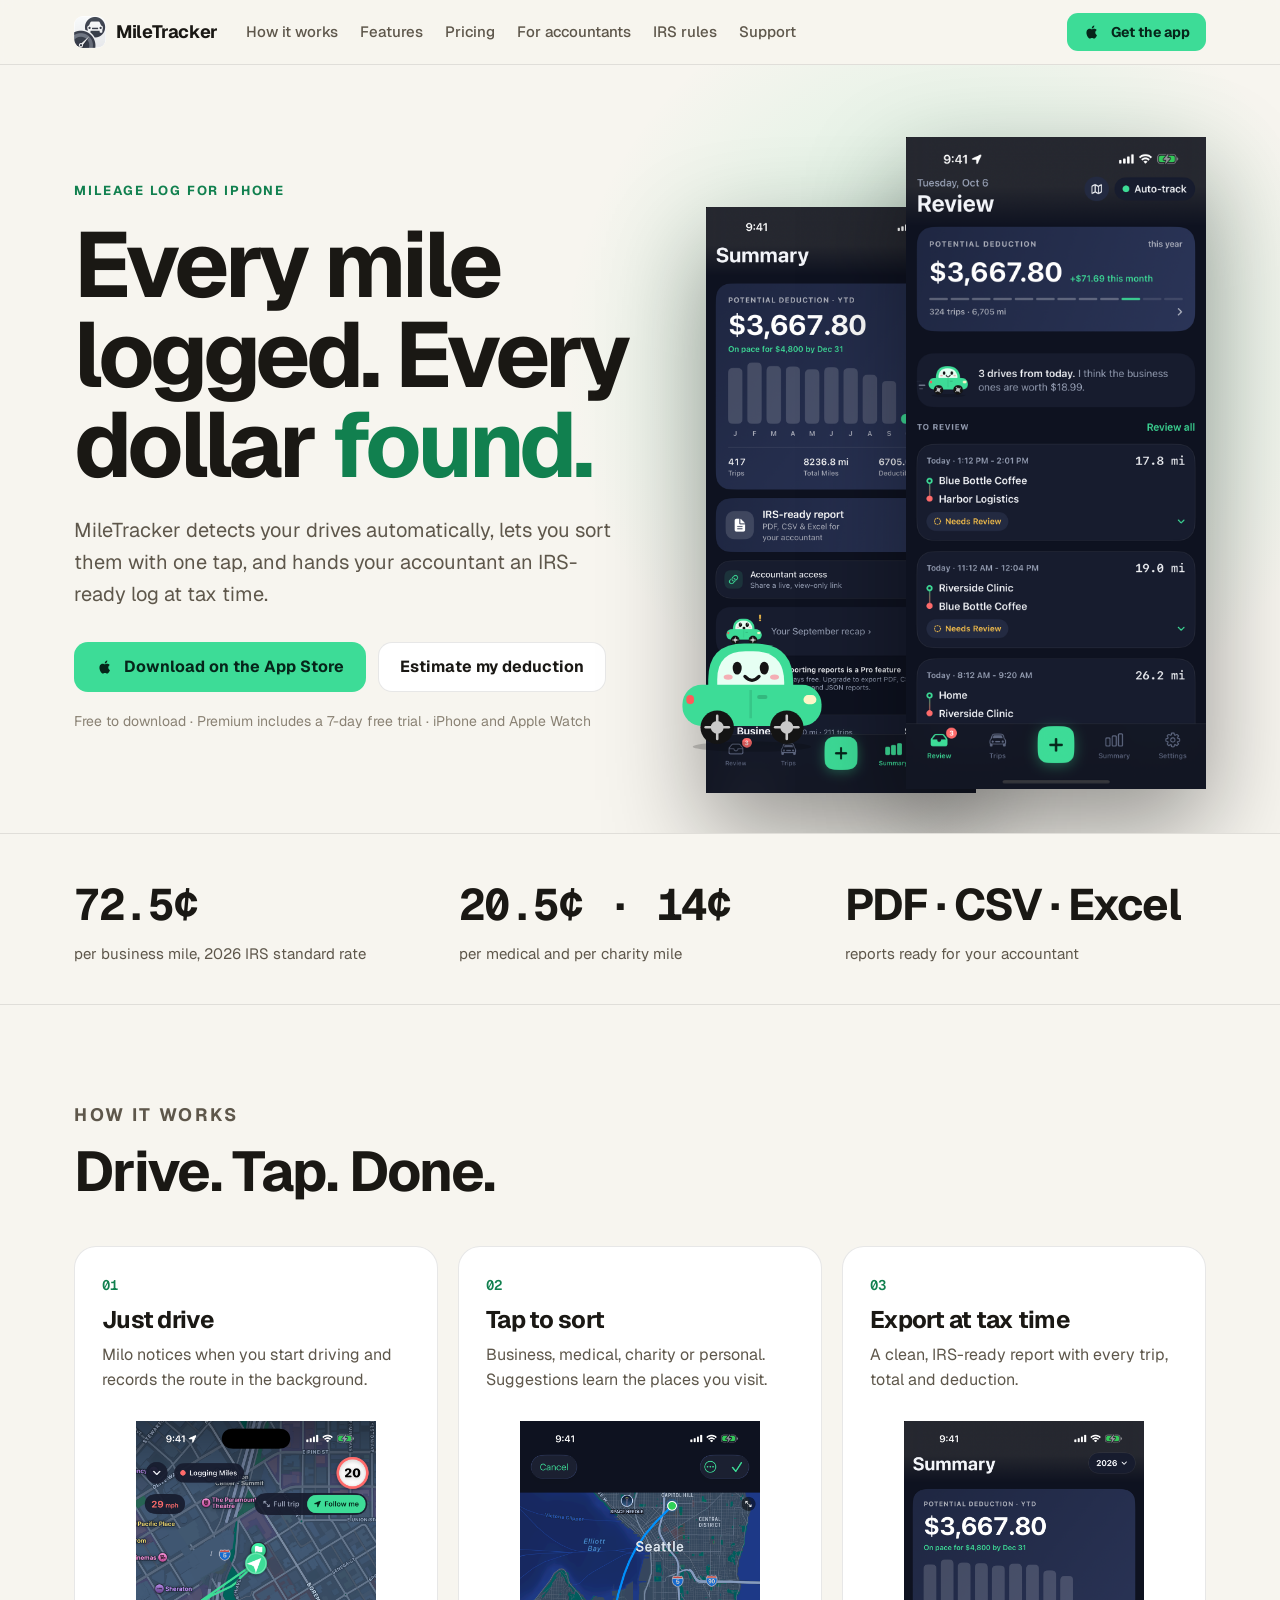
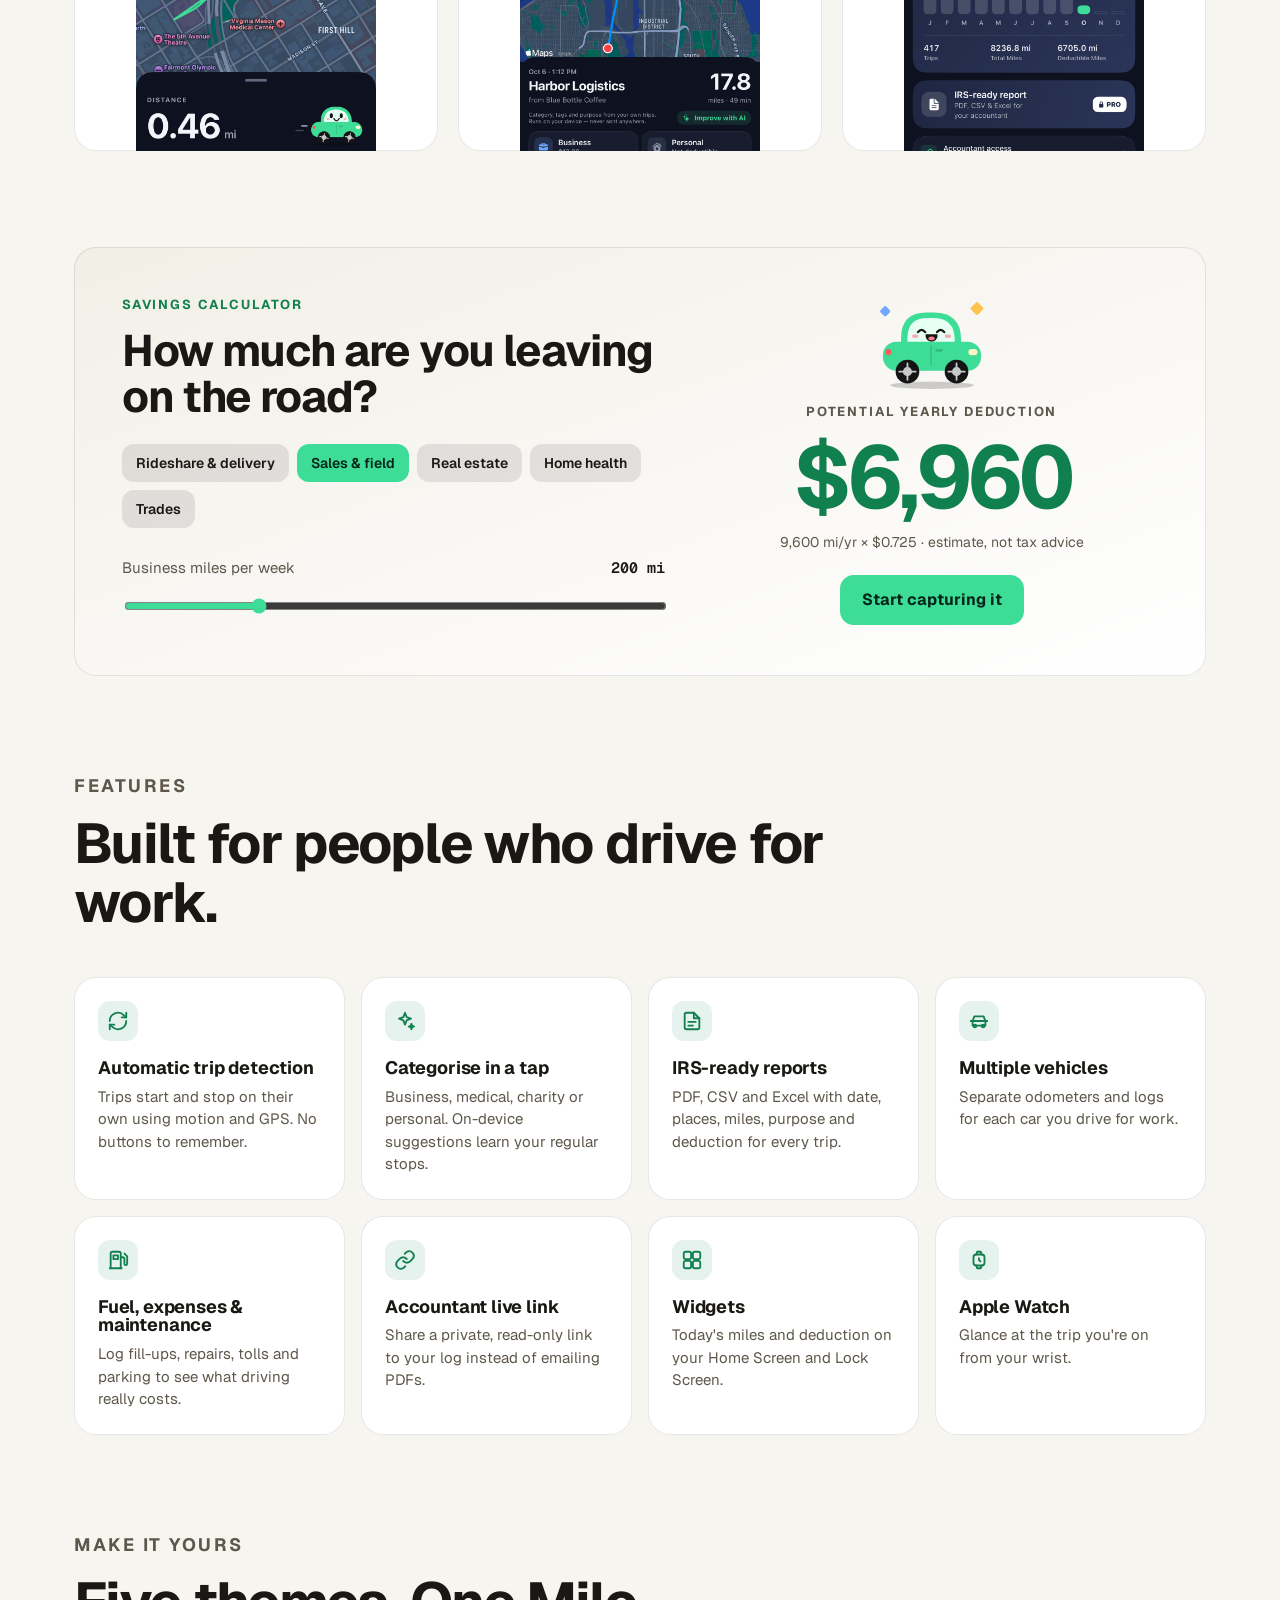
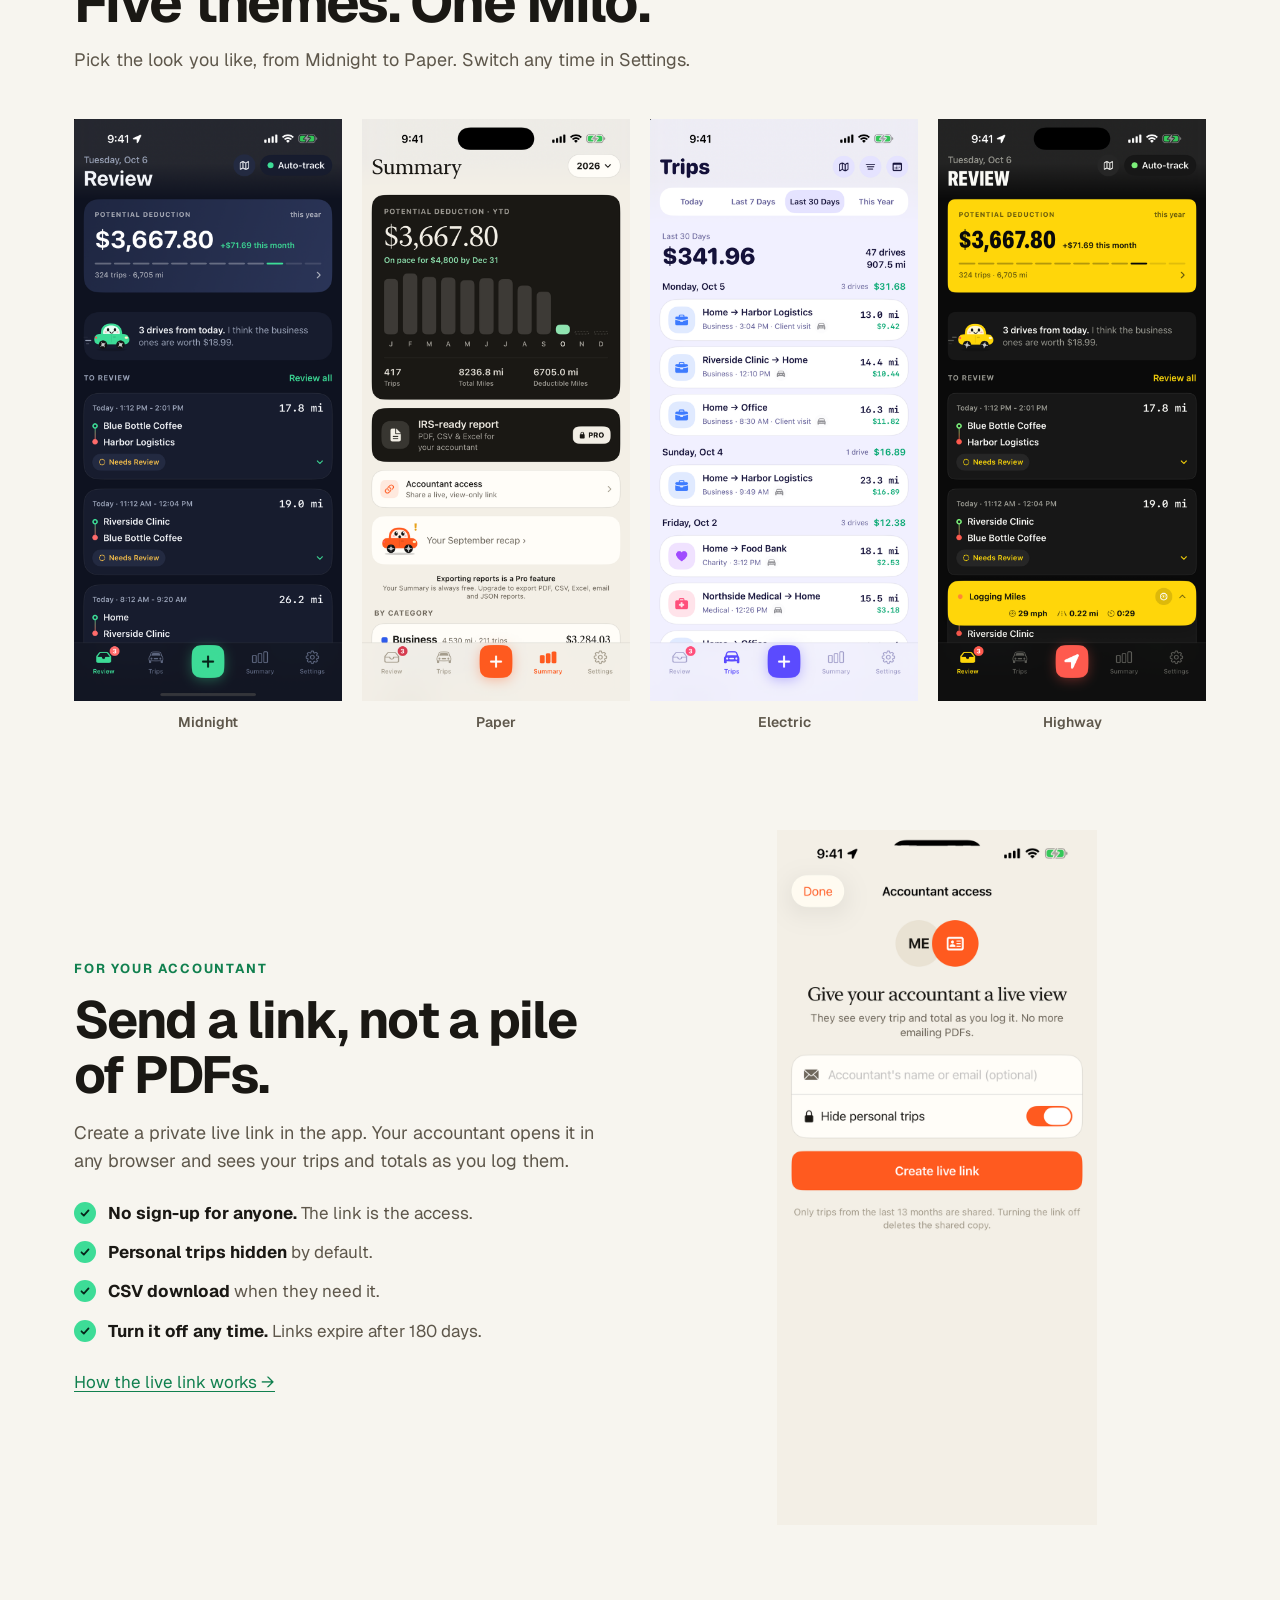
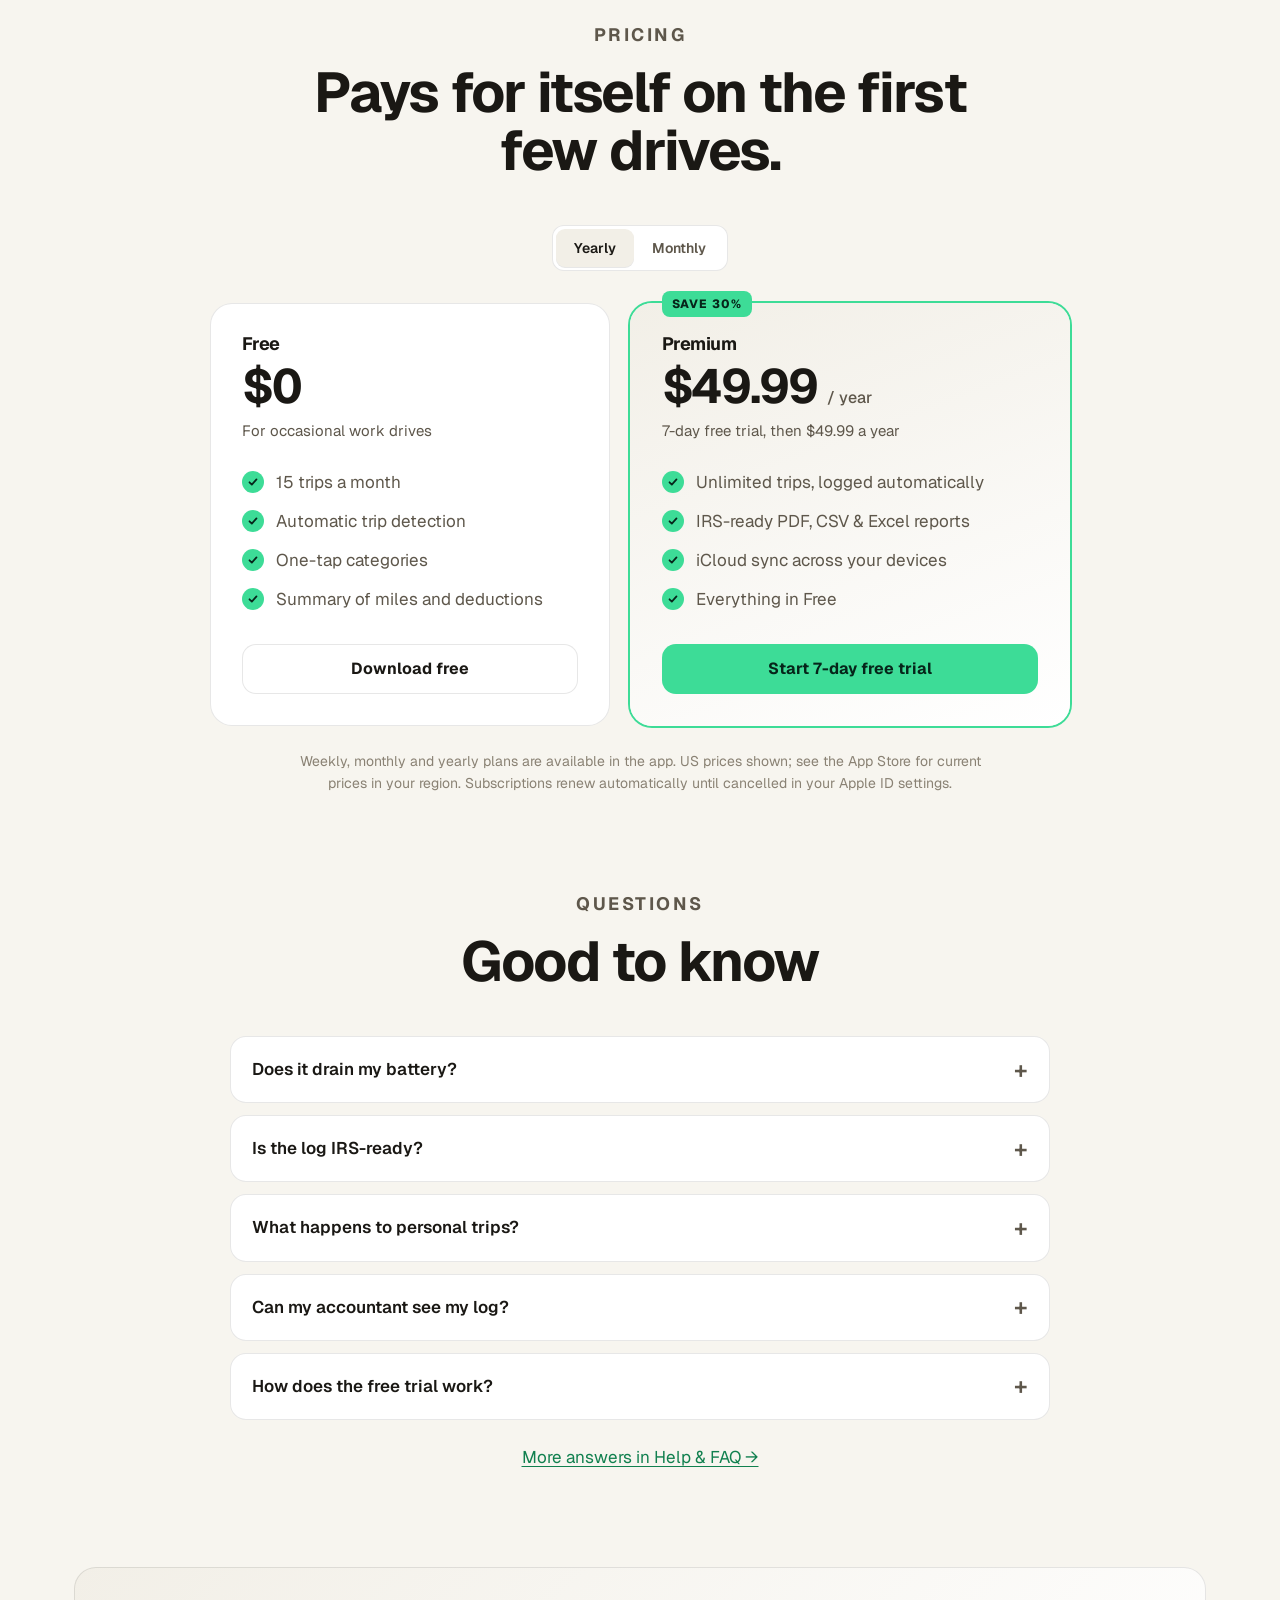
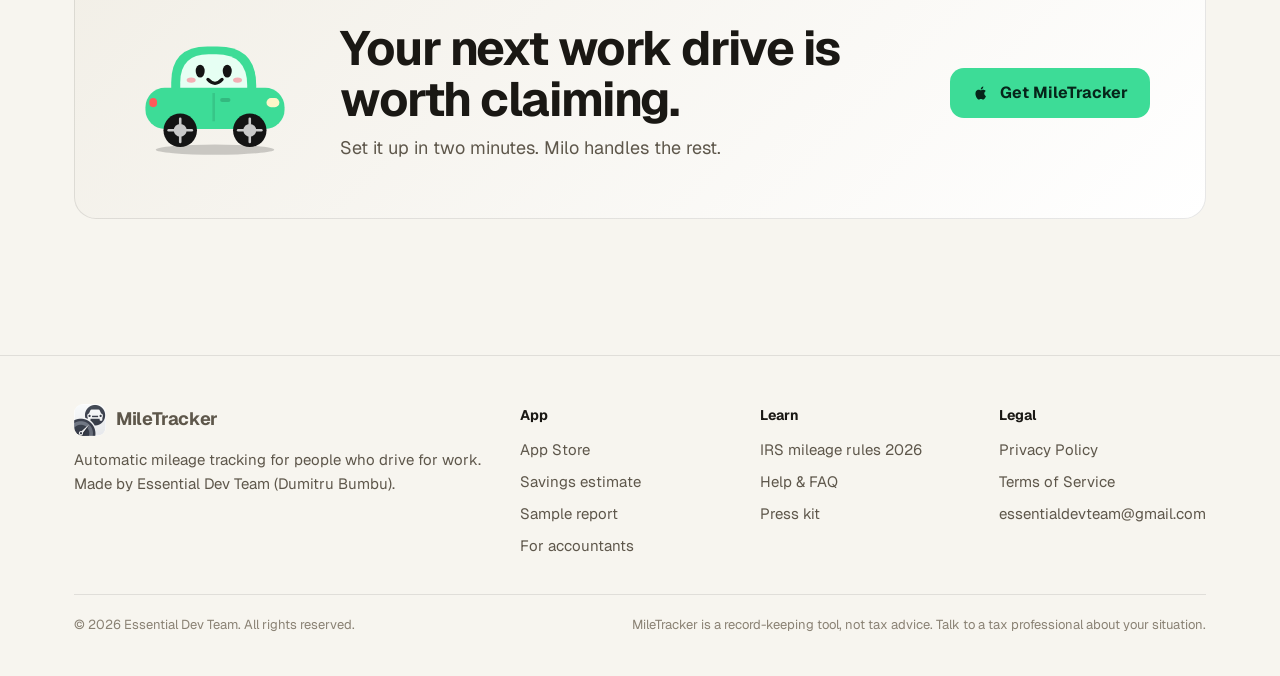
<file: index.html>
<!doctype html>
<html lang="en">
<head>
<meta charset="utf-8">
<meta name="viewport" content="width=device-width, initial-scale=1">
<title>MileTracker: Automatic Mileage Log for IRS Deductions</title>
<meta name="description" content="MileTracker detects your drives automatically, sorts them in a tap and builds an IRS-ready mileage log with 2026 rates. PDF, CSV and Excel reports for your accountant.">
<link rel="canonical" href="https://snrgwa-bot.github.io/Milage-Tracker-Logbook/">
<meta property="og:title" content="MileTracker: Automatic Mileage Log for IRS Deductions">
<meta property="og:description" content="MileTracker detects your drives automatically, sorts them in a tap and builds an IRS-ready mileage log with 2026 rates. PDF, CSV and Excel reports for your accountant.">
<meta property="og:type" content="website">
<meta property="og:image" content="https://snrgwa-bot.github.io/Milage-Tracker-Logbook/press/social-1d.png">
<meta name="twitter:card" content="summary_large_image">
<meta name="theme-color" content="#0E1220" media="(prefers-color-scheme: dark)">
<meta name="theme-color" content="#F7F5EF" media="(prefers-color-scheme: light)">
<meta name="apple-itunes-app" content="app-id=6758228735">
<link rel="icon" href="img/app-icon.png">
<link rel="apple-touch-icon" href="img/app-icon.png">
<link rel="preconnect" href="https://fonts.googleapis.com"><link rel="preconnect" href="https://fonts.gstatic.com" crossorigin><link rel="stylesheet" href="https://fonts.googleapis.com/css2?family=Geist:wght@400;500;600;700;800&family=Geist+Mono:wght@500;600&family=Instrument+Serif:ital@0;1&display=swap">
<link rel="stylesheet" href="styles.css">

</head>
<body>
<a class="skip" href="#main">Skip to content</a>
<header class="site-head">
  <div class="wrap">
    <a class="brand" href="index.html"><img src="img/app-icon.png" alt="" width="32" height="32">MileTracker</a>
    <nav class="nav" aria-label="Main"><a href="index.html#how">How it works</a><a href="index.html#features">Features</a><a href="index.html#pricing">Pricing</a><a href="accountants.html">For accountants</a><a href="blog/irs-mileage-rules.html">IRS rules</a><a href="support.html">Support</a></nav>
    <a class="btn btn-primary btn-sm" href="https://apps.apple.com/us/app/miletracker-mileage-logbook/id6758228735"><svg viewBox="0 0 24 24" aria-hidden="true" fill="currentColor"><path d="M16.37 12.6c-.02-2.2 1.8-3.26 1.88-3.31-1.03-1.5-2.62-1.7-3.18-1.73-1.35-.14-2.64.8-3.33.8-.69 0-1.74-.78-2.87-.76-1.47.02-2.83.86-3.59 2.18-1.54 2.66-.39 6.6 1.1 8.76.73 1.06 1.6 2.24 2.73 2.2 1.1-.04 1.51-.71 2.84-.71 1.32 0 1.7.71 2.86.69 1.18-.02 1.93-1.07 2.65-2.13.84-1.22 1.18-2.41 1.2-2.47-.03-.01-2.3-.88-2.32-3.52zM14.2 6.13c.6-.73 1.01-1.75.9-2.76-.87.04-1.92.58-2.54 1.31-.56.64-1.05 1.68-.92 2.67.97.08 1.96-.49 2.56-1.22z"/></svg>Get the app</a>
  </div>
</header>
<main id="main">

<div class="hero">
  <div class="wrap">
    <div>
      <p class="eyebrow">Mileage log for iPhone</p>
      <h1 style="margin-top:18px">Every mile logged. Every dollar <em>found.</em></h1>
      <p class="lede">MileTracker detects your drives automatically, lets you sort them with one tap, and hands your accountant an IRS-ready log at tax time.</p>
      <div class="ctas">
        <a class="btn btn-primary" href="https://apps.apple.com/us/app/miletracker-mileage-logbook/id6758228735"><svg viewBox="0 0 24 24" aria-hidden="true" fill="currentColor"><path d="M16.37 12.6c-.02-2.2 1.8-3.26 1.88-3.31-1.03-1.5-2.62-1.7-3.18-1.73-1.35-.14-2.64.8-3.33.8-.69 0-1.74-.78-2.87-.76-1.47.02-2.83.86-3.59 2.18-1.54 2.66-.39 6.6 1.1 8.76.73 1.06 1.6 2.24 2.73 2.2 1.1-.04 1.51-.71 2.84-.71 1.32 0 1.7.71 2.86.69 1.18-.02 1.93-1.07 2.65-2.13.84-1.22 1.18-2.41 1.2-2.47-.03-.01-2.3-.88-2.32-3.52zM14.2 6.13c.6-.73 1.01-1.75.9-2.76-.87.04-1.92.58-2.54 1.31-.56.64-1.05 1.68-.92 2.67.97.08 1.96-.49 2.56-1.22z"/></svg>Download on the App Store</a>
        <a class="btn btn-ghost" href="get-started.html">Estimate my deduction</a>
      </div>
      <p class="fine">Free to download &middot; Premium includes a 7-day free trial &middot; iPhone and Apple Watch</p>
    </div>
    <div class="hero-phones">
      <img class="p2" src="img/screen-summary.png" alt="MileTracker summary screen" width="600" height="1303">
      <img class="p1" src="img/screen-home.png" alt="MileTracker Review screen showing trips to review and potential deduction" width="600" height="1303">
      <div class="milo"><svg class="milo-svg" viewBox="-6 -6 132 104" role="img" aria-label="Milo, the MileTracker car mascot"><ellipse cx="60" cy="90" rx="46" ry="4" fill="rgba(0,0,0,.18)"/><g class="milo-bob"><path d="M26 50V38Q26 10 54 10H62Q92 10 92 40V50Z" fill="var(--milo,#3DDC97)"/><path d="M33 46V38Q33 16 55 16H61Q85 16 85 40V46Z" fill="var(--milo-face,#E6FFF3)"/><ellipse cx="48.5" cy="29" rx="3.5" ry="5" fill="#141414"/><ellipse cx="69.5" cy="29" rx="3.5" ry="5" fill="#141414"/><ellipse cx="41.5" cy="36" rx="3.5" ry="2" fill="rgba(255,110,130,.55)"/><ellipse cx="77.5" cy="36" rx="3.5" ry="2" fill="rgba(255,110,130,.55)"/><path d="M54.5 35.5q5.5 6 11 0" fill="none" stroke="#141414" stroke-width="2.5" stroke-linecap="round"/><rect x="6" y="42" width="108" height="32" rx="15" fill="var(--milo,#3DDC97)"/><rect x="58" y="46" width="2" height="22" fill="rgba(0,0,0,.10)"/><rect x="64" y="50" width="8" height="3" rx="1.5" fill="rgba(0,0,0,.16)"/><rect x="100" y="50" width="10" height="7" rx="3.5" fill="#FFF6C8"/><rect x="9" y="50" width="6" height="7" rx="3" fill="#FF5A5A"/><circle cx="33" cy="75" r="13" fill="#141414"/><rect x="32" y="65" width="2" height="20" rx="1" fill="#C9C9C9"/><rect x="23" y="74" width="20" height="2" rx="1" fill="#C9C9C9"/><circle cx="33" cy="75" r="5" fill="#C9C9C9"/><circle cx="87" cy="75" r="13" fill="#141414"/><rect x="86" y="65" width="2" height="20" rx="1" fill="#C9C9C9"/><rect x="77" y="74" width="20" height="2" rx="1" fill="#C9C9C9"/><circle cx="87" cy="75" r="5" fill="#C9C9C9"/></g></svg></div>
    </div>
  </div>
</div>

<div class="facts">
  <div class="wrap">
    <div class="fact"><b class="mono">72.5&cent;</b><span>per business mile, 2026 IRS standard rate</span></div>
    <div class="fact"><b class="mono">20.5&cent; &middot; 14&cent;</b><span>per medical and per charity mile</span></div>
    <div class="fact"><b>PDF &middot; CSV &middot; Excel</b><span>reports ready for your accountant</span></div>
  </div>
</div>

<section id="how">
  <div class="wrap">
    <div class="section-head"><p class="eyebrow">How it works</p><h2>Drive. Tap. Done.</h2></div>
    <div class="steps">
      <article class="card step"><span class="n">01</span><h3>Just drive</h3><p>Milo notices when you start driving and records the route in the background.</p><div class="shot"><img src="img/screen-live.png" alt="Live trip recording screen" loading="lazy" width="600" height="1303"></div></article><article class="card step"><span class="n">02</span><h3>Tap to sort</h3><p>Business, medical, charity or personal. Suggestions learn the places you visit.</p><div class="shot"><img src="img/screen-review.png" alt="Trip review screen with category buttons" loading="lazy" width="600" height="1303"></div></article><article class="card step"><span class="n">03</span><h3>Export at tax time</h3><p>A clean, IRS-ready report with every trip, total and deduction.</p><div class="shot"><img src="img/screen-summary.png" alt="Summary screen with yearly deduction" loading="lazy" width="600" height="1303"></div></article>
    </div>
  </div>
</section>

<section id="calculator" style="padding-top:0">
  <div class="wrap">
    <div class="card calc">
      <div>
        <p class="eyebrow">Savings calculator</p>
        <h2>How much are you leaving on the road?</h2>
        <div class="chips" role="group" aria-label="What do you drive for?">
          <button class="chip" data-m="400" aria-pressed="false">Rideshare &amp; delivery</button>
          <button class="chip" data-m="200" aria-pressed="true">Sales &amp; field</button>
          <button class="chip" data-m="250" aria-pressed="false">Real estate</button>
          <button class="chip" data-m="300" aria-pressed="false">Home health</button>
          <button class="chip" data-m="225" aria-pressed="false">Trades</button>
        </div>
        <div class="range-row"><label for="miles">Business miles per week</label><output id="milesOut" for="miles">200 mi</output></div>
        <input id="miles" type="range" min="10" max="800" step="10" value="200">
      </div>
      <div class="calc-result" aria-live="polite">
        <div class="milo"><svg class="milo-svg" viewBox="-6 -6 132 104" role="img" aria-label="Milo, the MileTracker car mascot"><ellipse cx="60" cy="90" rx="46" ry="4" fill="rgba(0,0,0,.18)"/><g class="milo-bob"><path d="M26 50V38Q26 10 54 10H62Q92 10 92 40V50Z" fill="var(--milo,#3DDC97)"/><path d="M33 46V38Q33 16 55 16H61Q85 16 85 40V46Z" fill="var(--milo-face,#E6FFF3)"/><path d="M44.5 31.5q4-5 8 0" fill="none" stroke="#141414" stroke-width="2.5" stroke-linecap="round"/><path d="M65.5 31.5q4-5 8 0" fill="none" stroke="#141414" stroke-width="2.5" stroke-linecap="round"/><ellipse cx="41.5" cy="36" rx="3.5" ry="2" fill="rgba(255,110,130,.55)"/><ellipse cx="77.5" cy="36" rx="3.5" ry="2" fill="rgba(255,110,130,.55)"/><path d="M53 34h13v2a6.5 6 0 0 1-13 0z" fill="#141414"/><path d="M56 38.5a3.5 2.2 0 0 1 7 0a3.5 2 0 0 1-7 0z" fill="#FF7A8A"/><rect x="6" y="42" width="108" height="32" rx="15" fill="var(--milo,#3DDC97)"/><rect x="58" y="46" width="2" height="22" fill="rgba(0,0,0,.10)"/><rect x="64" y="50" width="8" height="3" rx="1.5" fill="rgba(0,0,0,.16)"/><rect x="100" y="50" width="10" height="7" rx="3.5" fill="#FFF6C8"/><rect x="9" y="50" width="6" height="7" rx="3" fill="#FF5A5A"/><circle cx="33" cy="75" r="13" fill="#141414"/><rect x="32" y="65" width="2" height="20" rx="1" fill="#C9C9C9"/><rect x="23" y="74" width="20" height="2" rx="1" fill="#C9C9C9"/><circle cx="33" cy="75" r="5" fill="#C9C9C9"/><circle cx="87" cy="75" r="13" fill="#141414"/><rect x="86" y="65" width="2" height="20" rx="1" fill="#C9C9C9"/><rect x="77" y="74" width="20" height="2" rx="1" fill="#C9C9C9"/><circle cx="87" cy="75" r="5" fill="#C9C9C9"/></g><rect x="4" y="4" width="9" height="9" rx="2" fill="#6EA8FF" transform="rotate(45 8.5 8.5)"/><rect x="104" y="0" width="11" height="11" rx="2" fill="#FFC24B" transform="rotate(45 109.5 5.5)"/></svg></div>
        <p class="eyebrow" style="color:var(--ink-2)">Potential yearly deduction</p>
        <div class="big" id="proj">$6,960</div>
        <small id="projNote">9,600 mi/yr &times; $0.725 &middot; estimate, not tax advice</small>
        <a class="btn btn-primary" href="https://apps.apple.com/us/app/miletracker-mileage-logbook/id6758228735" style="margin-top:12px">Start capturing it</a>
      </div>
    </div>
  </div>
</section>

<section id="features" style="padding-top:0">
  <div class="wrap">
    <div class="section-head"><p class="eyebrow">Features</p><h2>Built for people who drive for work.</h2></div>
    <div class="features">
      <article class="card feature"><div class="ic"><svg viewBox="0 0 24 24" fill="none" stroke="currentColor" stroke-width="2" stroke-linecap="round" stroke-linejoin="round" aria-hidden="true"><path d="M3 12a9 9 0 0 1 15.5-6.2L21 8"/><path d="M21 3v5h-5"/><path d="M21 12a9 9 0 0 1-15.5 6.2L3 16"/><path d="M3 21v-5h5"/></svg></div><h3>Automatic trip detection</h3><p>Trips start and stop on their own using motion and GPS. No buttons to remember.</p></article><article class="card feature"><div class="ic"><svg viewBox="0 0 24 24" fill="none" stroke="currentColor" stroke-width="2" stroke-linecap="round" stroke-linejoin="round" aria-hidden="true"><path d="M12 3l1.8 4.7L18.5 9.5l-4.7 1.8L12 16l-1.8-4.7L5.5 9.5l4.7-1.8z"/><path d="M19 15l.8 2.2L22 18l-2.2.8L19 21l-.8-2.2L16 18l2.2-.8z"/></svg></div><h3>Categorise in a tap</h3><p>Business, medical, charity or personal. On-device suggestions learn your regular stops.</p></article><article class="card feature"><div class="ic"><svg viewBox="0 0 24 24" fill="none" stroke="currentColor" stroke-width="2" stroke-linecap="round" stroke-linejoin="round" aria-hidden="true"><path d="M14 3H6a2 2 0 0 0-2 2v14a2 2 0 0 0 2 2h12a2 2 0 0 0 2-2V9z"/><path d="M14 3v6h6"/><path d="M8 13h8M8 17h5"/></svg></div><h3>IRS-ready reports</h3><p>PDF, CSV and Excel with date, places, miles, purpose and deduction for every trip.</p></article><article class="card feature"><div class="ic"><svg viewBox="0 0 24 24" fill="none" stroke="currentColor" stroke-width="2" stroke-linecap="round" stroke-linejoin="round" aria-hidden="true"><path d="M5 17h14v-5l-2-5H7l-2 5z"/><path d="M3 12h18"/><circle cx="7.5" cy="17.5" r="1.5"/><circle cx="16.5" cy="17.5" r="1.5"/></svg></div><h3>Multiple vehicles</h3><p>Separate odometers and logs for each car you drive for work.</p></article><article class="card feature"><div class="ic"><svg viewBox="0 0 24 24" fill="none" stroke="currentColor" stroke-width="2" stroke-linecap="round" stroke-linejoin="round" aria-hidden="true"><path d="M4 21V5a2 2 0 0 1 2-2h7a2 2 0 0 1 2 2v16"/><path d="M3 21h13"/><path d="M15 9h2a2 2 0 0 1 2 2v5a1.5 1.5 0 0 0 3 0V8l-3-3"/><path d="M7 7h5v4H7z"/></svg></div><h3>Fuel, expenses & maintenance</h3><p>Log fill-ups, repairs, tolls and parking to see what driving really costs.</p></article><article class="card feature"><div class="ic"><svg viewBox="0 0 24 24" fill="none" stroke="currentColor" stroke-width="2" stroke-linecap="round" stroke-linejoin="round" aria-hidden="true"><path d="M10 13a5 5 0 0 0 7.5.5l3-3a5 5 0 0 0-7-7l-1.7 1.7"/><path d="M14 11a5 5 0 0 0-7.5-.5l-3 3a5 5 0 0 0 7 7l1.7-1.7"/></svg></div><h3>Accountant live link</h3><p>Share a private, read-only link to your log instead of emailing PDFs.</p></article><article class="card feature"><div class="ic"><svg viewBox="0 0 24 24" fill="none" stroke="currentColor" stroke-width="2" stroke-linecap="round" stroke-linejoin="round" aria-hidden="true"><rect x="3" y="3" width="8" height="8" rx="2"/><rect x="13" y="3" width="8" height="8" rx="2"/><rect x="3" y="13" width="8" height="8" rx="2"/><rect x="13" y="13" width="8" height="8" rx="2"/></svg></div><h3>Widgets</h3><p>Today's miles and deduction on your Home Screen and Lock Screen.</p></article><article class="card feature"><div class="ic"><svg viewBox="0 0 24 24" fill="none" stroke="currentColor" stroke-width="2" stroke-linecap="round" stroke-linejoin="round" aria-hidden="true"><rect x="6" y="6" width="12" height="12" rx="3"/><path d="M9 6l1-3h4l1 3M9 18l1 3h4l1-3"/><path d="M12 10v2l1.5 1.5"/></svg></div><h3>Apple Watch</h3><p>Glance at the trip you're on from your wrist.</p></article>
    </div>
  </div>
</section>

<section id="themes" style="padding-top:0">
  <div class="wrap">
    <div class="section-head"><p class="eyebrow">Make it yours</p><h2>Five themes. One Milo.</h2><p>Pick the look you like, from Midnight to Paper. Switch any time in Settings.</p></div>
    <div class="themes">
      <figure><img src="img/screen-home.png" alt="Midnight theme" loading="lazy" width="600" height="1303"><figcaption>Midnight</figcaption></figure>
      <figure><img src="img/screen-paper-summary.png" alt="Paper theme" loading="lazy" width="600" height="1303"><figcaption>Paper</figcaption></figure>
      <figure><img src="img/screen-electric-trips.png" alt="Electric theme" loading="lazy" width="600" height="1303"><figcaption>Electric</figcaption></figure>
      <figure><img src="img/screen-highway-live.png" alt="Highway theme" loading="lazy" width="600" height="1303"><figcaption>Highway</figcaption></figure>
    </div>
  </div>
</section>

<section id="accountant" style="padding-top:0">
  <div class="wrap split">
    <div>
      <p class="eyebrow">For your accountant</p>
      <h2>Send a link, not a pile of PDFs.</h2>
      <p class="lede">Create a private live link in the app. Your accountant opens it in any browser and sees your trips and totals as you log them.</p>
      <ul class="ticks">
        <li><span><b>No sign-up for anyone.</b> The link is the access.</span></li>
        <li><span><b>Personal trips hidden</b> by default.</span></li>
        <li><span><b>CSV download</b> when they need it.</span></li>
        <li><span><b>Turn it off any time.</b> Links expire after 180 days.</span></li>
      </ul>
      <p style="margin-top:24px"><a href="accountants.html">How the live link works &rarr;</a></p>
    </div>
    <div class="shot"><img src="img/screen-accountant.png" alt="Accountant access screen in MileTracker" loading="lazy" width="600" height="1303"></div>
  </div>
</section>

<section id="pricing" style="padding-top:0">
  <div class="wrap">
    <div class="section-head center"><p class="eyebrow">Pricing</p><h2>Pays for itself on the first few drives.</h2></div>
    <div class="center"><div class="toggle" role="group" aria-label="Billing period">
      <button type="button" data-plan="yearly" aria-pressed="true">Yearly</button>
      <button type="button" data-plan="monthly" aria-pressed="false">Monthly</button>
    </div></div>
    <div class="tiers">
      <article class="card tier">
        <h3>Free</h3>
        <div class="price">$0</div>
        <p class="note">For occasional work drives</p>
        <ul class="ticks">
          <li>15 trips a month</li>
          <li>Automatic trip detection</li>
          <li>One-tap categories</li>
          <li>Summary of miles and deductions</li>
        </ul>
        <a class="btn btn-ghost" href="https://apps.apple.com/us/app/miletracker-mileage-logbook/id6758228735">Download free</a>
      </article>
      <article class="card tier pro">
        <span class="badge" id="saveBadge">SAVE 30%</span>
        <h3>Premium</h3>
        <div class="price"><span id="pPrice">$49.99</span> <small id="pPer">/ year</small></div>
        <p class="note" id="pNote">7-day free trial, then $49.99 a year</p>
        <ul class="ticks">
          <li>Unlimited trips, logged automatically</li>
          <li>IRS-ready PDF, CSV &amp; Excel reports</li>
          <li>iCloud sync across your devices</li>
          <li>Everything in Free</li>
        </ul>
        <a class="btn btn-primary" href="https://apps.apple.com/us/app/miletracker-mileage-logbook/id6758228735">Start 7-day free trial</a>
      </article>
    </div>
    <p class="price-fine">Weekly, monthly and yearly plans are available in the app. US prices shown; see the App Store for current prices in your region. Subscriptions renew automatically until cancelled in your Apple ID settings.</p>
  </div>
</section>

<section id="faq" style="padding-top:0">
  <div class="wrap">
    <div class="section-head center"><p class="eyebrow">Questions</p><h2>Good to know</h2></div>
    <div class="faq">
      <details><summary>Does it drain my battery?</summary><div class="a"><p>MileTracker uses motion sensors to wake GPS only when you start driving. You can choose Economy, Balanced or Rocket tracking in Settings to trade precision for battery.</p></div></details><details><summary>Is the log IRS-ready?</summary><div class="a"><p>Each trip records the date, start and end place, distance and the purpose you choose, close to the time of the drive. That is what the IRS asks a mileage log to show. Export a PDF, CSV or Excel file whenever you need it.</p></div></details><details><summary>What happens to personal trips?</summary><div class="a"><p>Mark them Personal with one tap. They are left out of deduction totals and can be left out of reports and the accountant link.</p></div></details><details><summary>Can my accountant see my log?</summary><div class="a"><p>Yes, if you want. Create an accountant link in the app and your accountant can view and download your trips in a browser, with no account. You can turn the link off at any time. <a href="accountants.html">How the live link works</a>.</p></div></details><details><summary>How does the free trial work?</summary><div class="a"><p>Premium starts with a 7-day free trial through the App Store. Cancel in your iPhone's subscription settings before the trial ends and you won't be charged.</p></div></details>
    </div>
    <p class="center" style="margin-top:24px"><a href="support.html">More answers in Help &amp; FAQ &rarr;</a></p>
  </div>
</section>

<section style="padding-top:0">
  <div class="wrap">
    <div class="card band">
      <div class="milo"><svg class="milo-svg" viewBox="-6 -6 132 104" role="img" aria-label="Milo, the MileTracker car mascot"><ellipse cx="60" cy="90" rx="46" ry="4" fill="rgba(0,0,0,.18)"/><g class="milo-bob"><path d="M26 50V38Q26 10 54 10H62Q92 10 92 40V50Z" fill="var(--milo,#3DDC97)"/><path d="M33 46V38Q33 16 55 16H61Q85 16 85 40V46Z" fill="var(--milo-face,#E6FFF3)"/><ellipse cx="48.5" cy="29" rx="3.5" ry="5" fill="#141414"/><ellipse cx="69.5" cy="29" rx="3.5" ry="5" fill="#141414"/><ellipse cx="41.5" cy="36" rx="3.5" ry="2" fill="rgba(255,110,130,.55)"/><ellipse cx="77.5" cy="36" rx="3.5" ry="2" fill="rgba(255,110,130,.55)"/><path d="M54.5 35.5q5.5 6 11 0" fill="none" stroke="#141414" stroke-width="2.5" stroke-linecap="round"/><rect x="6" y="42" width="108" height="32" rx="15" fill="var(--milo,#3DDC97)"/><rect x="58" y="46" width="2" height="22" fill="rgba(0,0,0,.10)"/><rect x="64" y="50" width="8" height="3" rx="1.5" fill="rgba(0,0,0,.16)"/><rect x="100" y="50" width="10" height="7" rx="3.5" fill="#FFF6C8"/><rect x="9" y="50" width="6" height="7" rx="3" fill="#FF5A5A"/><circle cx="33" cy="75" r="13" fill="#141414"/><rect x="32" y="65" width="2" height="20" rx="1" fill="#C9C9C9"/><rect x="23" y="74" width="20" height="2" rx="1" fill="#C9C9C9"/><circle cx="33" cy="75" r="5" fill="#C9C9C9"/><circle cx="87" cy="75" r="13" fill="#141414"/><rect x="86" y="65" width="2" height="20" rx="1" fill="#C9C9C9"/><rect x="77" y="74" width="20" height="2" rx="1" fill="#C9C9C9"/><circle cx="87" cy="75" r="5" fill="#C9C9C9"/></g></svg></div>
      <div class="grow">
        <h2>Your next work drive is worth claiming.</h2>
        <p>Set it up in two minutes. Milo handles the rest.</p>
      </div>
      <a class="btn btn-primary" href="https://apps.apple.com/us/app/miletracker-mileage-logbook/id6758228735"><svg viewBox="0 0 24 24" aria-hidden="true" fill="currentColor"><path d="M16.37 12.6c-.02-2.2 1.8-3.26 1.88-3.31-1.03-1.5-2.62-1.7-3.18-1.73-1.35-.14-2.64.8-3.33.8-.69 0-1.74-.78-2.87-.76-1.47.02-2.83.86-3.59 2.18-1.54 2.66-.39 6.6 1.1 8.76.73 1.06 1.6 2.24 2.73 2.2 1.1-.04 1.51-.71 2.84-.71 1.32 0 1.7.71 2.86.69 1.18-.02 1.93-1.07 2.65-2.13.84-1.22 1.18-2.41 1.2-2.47-.03-.01-2.3-.88-2.32-3.52zM14.2 6.13c.6-.73 1.01-1.75.9-2.76-.87.04-1.92.58-2.54 1.31-.56.64-1.05 1.68-.92 2.67.97.08 1.96-.49 2.56-1.22z"/></svg>Get MileTracker</a>
    </div>
  </div>
</section>

<script>
(function () {
  var RATE = 0.725, WEEKS = 48;
  var range = document.getElementById('miles'), out = document.getElementById('milesOut');
  var proj = document.getElementById('proj'), note = document.getElementById('projNote');
  var chips = document.querySelectorAll('.chip');
  function fmt(n) { return n.toLocaleString('en-US'); }
  function update() {
    var m = +range.value;
    out.textContent = (m >= 800 ? '800+' : m) + ' mi';
    proj.textContent = '$' + fmt(Math.round(m * WEEKS * RATE));
    note.textContent = fmt(m * WEEKS) + ' mi/yr \u00d7 $0.725 \u00b7 estimate, not tax advice';
  }
  chips.forEach(function (c) {
    c.addEventListener('click', function () {
      chips.forEach(function (x) { x.setAttribute('aria-pressed', 'false'); });
      c.setAttribute('aria-pressed', 'true');
      range.value = c.dataset.m; update();
    });
  });
  range.addEventListener('input', function () {
    chips.forEach(function (x) { x.setAttribute('aria-pressed', x.dataset.m === range.value ? 'true' : 'false'); });
    update();
  });
  var plans = {
    yearly: ['$49.99', '/ year', '7-day free trial, then $49.99 a year', false],
    monthly: ['$5.99', '/ month', '7-day free trial, then $5.99 a month', true]
  };
  document.querySelectorAll('[data-plan]').forEach(function (b) {
    b.addEventListener('click', function () {
      document.querySelectorAll('[data-plan]').forEach(function (x) { x.setAttribute('aria-pressed', x === b ? 'true' : 'false'); });
      var p = plans[b.dataset.plan];
      document.getElementById('pPrice').textContent = p[0];
      document.getElementById('pPer').textContent = p[1];
      document.getElementById('pNote').textContent = p[2];
      document.getElementById('saveBadge').hidden = p[3];
    });
  });
})();
</script>

</main>
<footer class="site-foot">
  <div class="wrap">
    <div class="cols">
      <div>
        <a class="brand" href="index.html"><img src="img/app-icon.png" alt="" width="32" height="32">MileTracker</a>
        <p>Automatic mileage tracking for people who drive for work. Made by Essential Dev Team (Dumitru Bumbu).</p>
      </div>
      <div><h4>App</h4><ul>
        <li><a href="https://apps.apple.com/us/app/miletracker-mileage-logbook/id6758228735">App Store</a></li>
        <li><a href="get-started.html">Savings estimate</a></li>
        <li><a href="sample-report.html">Sample report</a></li>
        <li><a href="accountants.html">For accountants</a></li>
      </ul></div>
      <div><h4>Learn</h4><ul>
        <li><a href="blog/irs-mileage-rules.html">IRS mileage rules 2026</a></li>
        <li><a href="support.html">Help &amp; FAQ</a></li>
        <li><a href="press/index.html">Press kit</a></li>
      </ul></div>
      <div><h4>Legal</h4><ul>
        <li><a href="privacy.html">Privacy Policy</a></li>
        <li><a href="terms.html">Terms of Service</a></li>
        <li><a href="mailto:essentialdevteam@gmail.com">essentialdevteam@gmail.com</a></li>
      </ul></div>
    </div>
    <div class="legal"><span>&copy; 2026 Essential Dev Team. All rights reserved.</span><span>MileTracker is a record-keeping tool, not tax advice. Talk to a tax professional about your situation.</span></div>
  </div>
</footer>
</body>
</html>
</file>
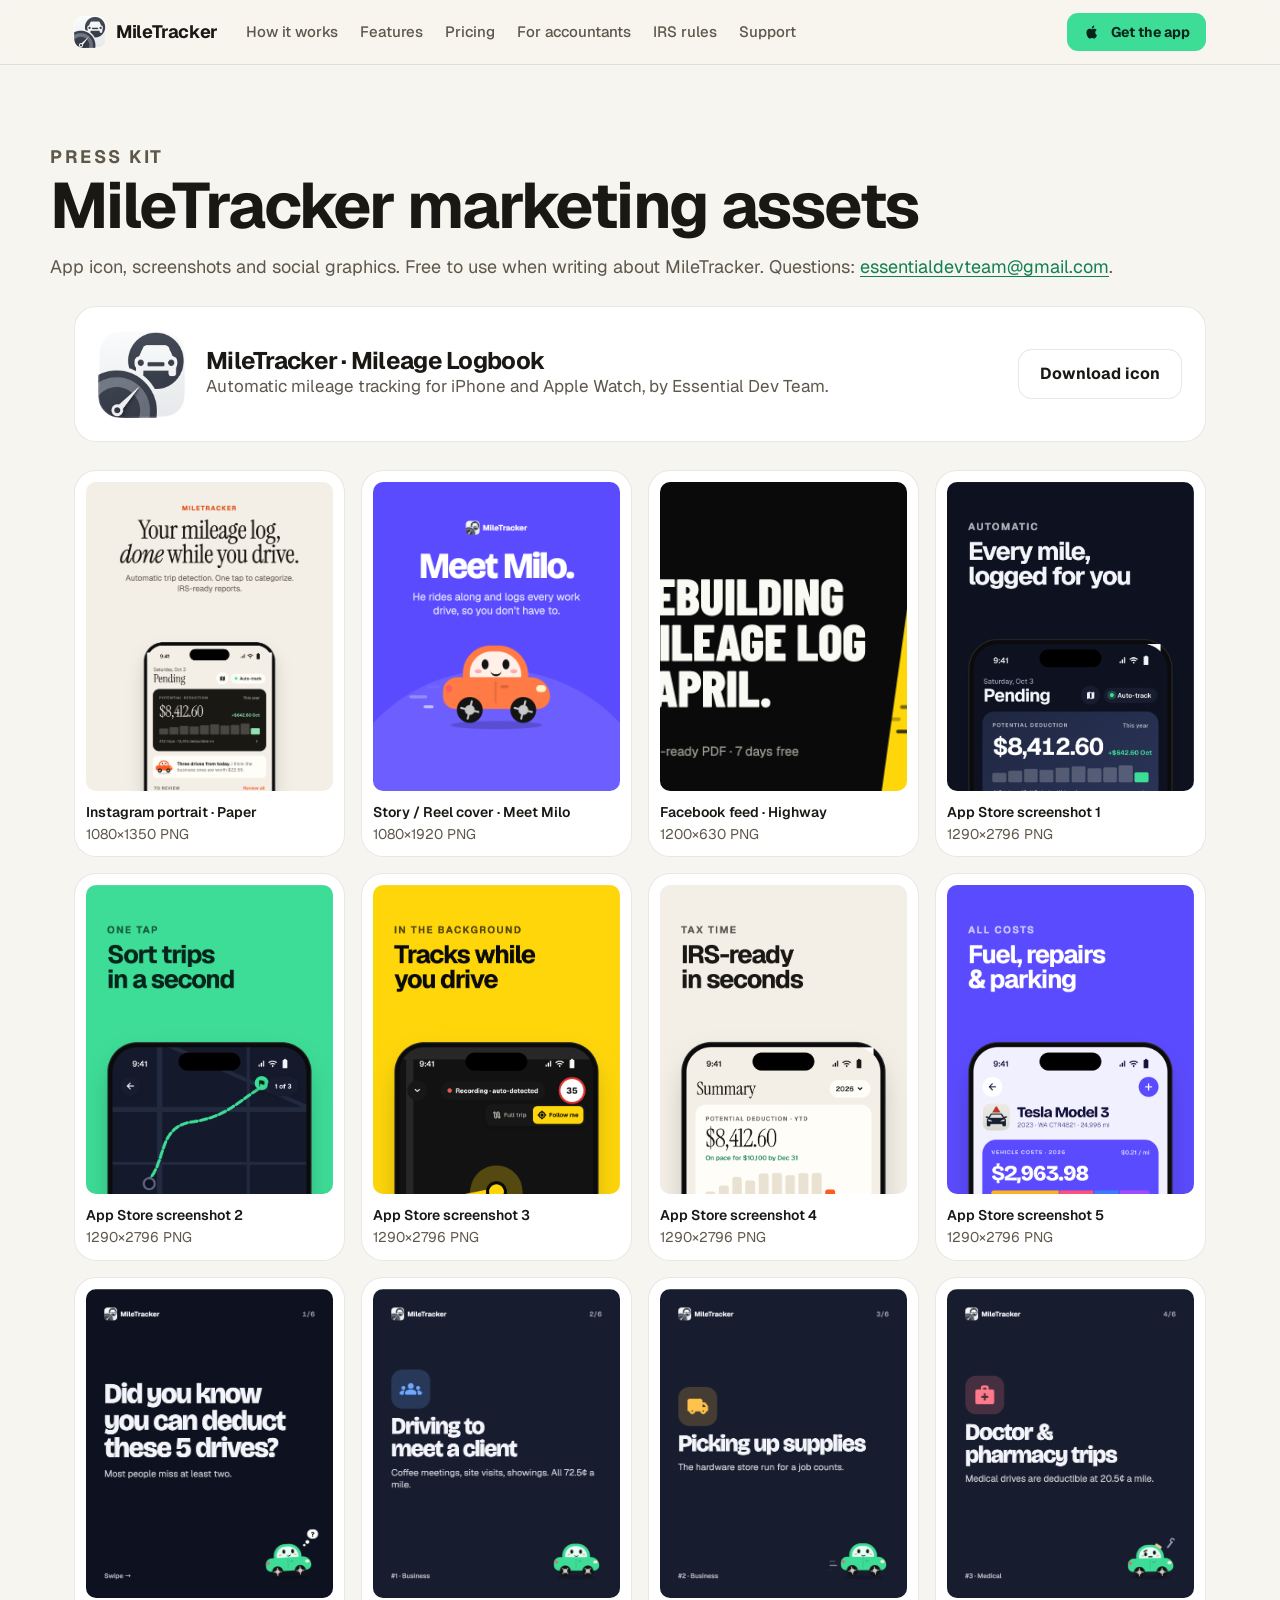
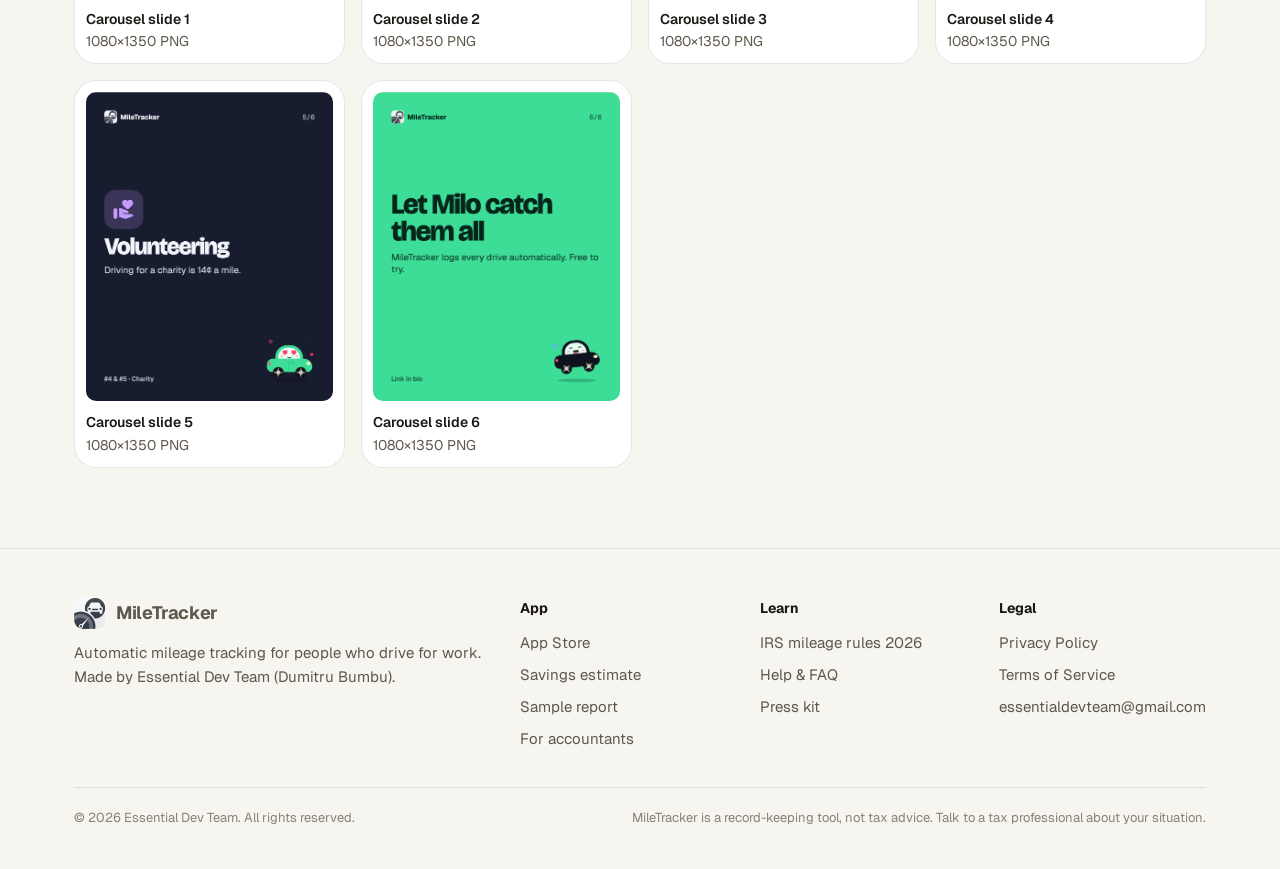
<file: press/index.html>
<!doctype html>
<html lang="en">
<head>
<meta charset="utf-8">
<meta name="viewport" content="width=device-width, initial-scale=1">
<title>Press Kit | MileTracker</title>
<meta name="description" content="MileTracker app icon, App Store screenshots and social media graphics.">
<link rel="canonical" href="https://snrgwa-bot.github.io/Milage-Tracker-Logbook/press/">
<meta property="og:title" content="Press Kit | MileTracker">
<meta property="og:description" content="MileTracker app icon, App Store screenshots and social media graphics.">
<meta property="og:type" content="website">
<meta property="og:image" content="https://snrgwa-bot.github.io/Milage-Tracker-Logbook/press/social-1d.png">
<meta name="twitter:card" content="summary_large_image">
<meta name="theme-color" content="#0E1220" media="(prefers-color-scheme: dark)">
<meta name="theme-color" content="#F7F5EF" media="(prefers-color-scheme: light)">
<meta name="apple-itunes-app" content="app-id=6758228735">
<link rel="icon" href="../img/app-icon.png">
<link rel="apple-touch-icon" href="../img/app-icon.png">
<link rel="preconnect" href="https://fonts.googleapis.com"><link rel="preconnect" href="https://fonts.gstatic.com" crossorigin><link rel="stylesheet" href="https://fonts.googleapis.com/css2?family=Geist:wght@400;500;600;700;800&family=Geist+Mono:wght@500;600&family=Instrument+Serif:ital@0;1&display=swap">
<link rel="stylesheet" href="../styles.css">

</head>
<body>
<a class="skip" href="#main">Skip to content</a>
<header class="site-head">
  <div class="wrap">
    <a class="brand" href="../index.html"><img src="../img/app-icon.png" alt="" width="32" height="32">MileTracker</a>
    <nav class="nav" aria-label="Main"><a href="../index.html#how">How it works</a><a href="../index.html#features">Features</a><a href="../index.html#pricing">Pricing</a><a href="../accountants.html">For accountants</a><a href="../blog/irs-mileage-rules.html">IRS rules</a><a href="../support.html">Support</a></nav>
    <a class="btn btn-primary btn-sm" href="https://apps.apple.com/us/app/miletracker-mileage-logbook/id6758228735"><svg viewBox="0 0 24 24" aria-hidden="true" fill="currentColor"><path d="M16.37 12.6c-.02-2.2 1.8-3.26 1.88-3.31-1.03-1.5-2.62-1.7-3.18-1.73-1.35-.14-2.64.8-3.33.8-.69 0-1.74-.78-2.87-.76-1.47.02-2.83.86-3.59 2.18-1.54 2.66-.39 6.6 1.1 8.76.73 1.06 1.6 2.24 2.73 2.2 1.1-.04 1.51-.71 2.84-.71 1.32 0 1.7.71 2.86.69 1.18-.02 1.93-1.07 2.65-2.13.84-1.22 1.18-2.41 1.2-2.47-.03-.01-2.3-.88-2.32-3.52zM14.2 6.13c.6-.73 1.01-1.75.9-2.76-.87.04-1.92.58-2.54 1.31-.56.64-1.05 1.68-.92 2.67.97.08 1.96-.49 2.56-1.22z"/></svg>Get the app</a>
  </div>
</header>
<main id="main">
<div class="wrap doc-hero"><p class="eyebrow">Press kit</p><h1>MileTracker marketing assets</h1>
<p>App icon, screenshots and social graphics. Free to use when writing about MileTracker. Questions: <a href="mailto:essentialdevteam@gmail.com">essentialdevteam@gmail.com</a>.</p></div>
<div class="wrap" style="padding-bottom:40px">
<div class="card" style="padding:24px;display:flex;gap:20px;align-items:center;flex-wrap:wrap;margin-bottom:28px"><img src="../img/app-icon.png" alt="MileTracker app icon" width="88" height="88" style="border-radius:20px">
<div style="flex:1;min-width:220px"><h2 style="font-size:24px">MileTracker &middot; Mileage Logbook</h2><p class="muted">Automatic mileage tracking for iPhone and Apple Watch, by Essential Dev Team.</p></div><a class="btn btn-ghost" href="../img/app-icon.png" download>Download icon</a></div>
<div style="display:grid;grid-template-columns:repeat(auto-fill,minmax(220px,1fr));gap:16px">
<a class="card" href="social-1b.png" style="padding:12px;text-decoration:none;color:var(--ink);display:flex;flex-direction:column;gap:10px"><img src="social-1b.png" alt="Instagram portrait &middot; Paper" loading="lazy" style="border-radius:10px;aspect-ratio:4/5;object-fit:cover;object-position:top;width:100%"><span style="font-size:14px;font-weight:600">Instagram portrait &middot; Paper<br><span class="muted" style="font-weight:400">1080&times;1350 PNG</span></span></a><a class="card" href="social-1c.png" style="padding:12px;text-decoration:none;color:var(--ink);display:flex;flex-direction:column;gap:10px"><img src="social-1c.png" alt="Story / Reel cover &middot; Meet Milo" loading="lazy" style="border-radius:10px;aspect-ratio:4/5;object-fit:cover;object-position:top;width:100%"><span style="font-size:14px;font-weight:600">Story / Reel cover &middot; Meet Milo<br><span class="muted" style="font-weight:400">1080&times;1920 PNG</span></span></a><a class="card" href="social-1d.png" style="padding:12px;text-decoration:none;color:var(--ink);display:flex;flex-direction:column;gap:10px"><img src="social-1d.png" alt="Facebook feed &middot; Highway" loading="lazy" style="border-radius:10px;aspect-ratio:4/5;object-fit:cover;object-position:top;width:100%"><span style="font-size:14px;font-weight:600">Facebook feed &middot; Highway<br><span class="muted" style="font-weight:400">1200&times;630 PNG</span></span></a><a class="card" href="marketing-1a-1.png" style="padding:12px;text-decoration:none;color:var(--ink);display:flex;flex-direction:column;gap:10px"><img src="marketing-1a-1.png" alt="App Store screenshot 1" loading="lazy" style="border-radius:10px;aspect-ratio:4/5;object-fit:cover;object-position:top;width:100%"><span style="font-size:14px;font-weight:600">App Store screenshot 1<br><span class="muted" style="font-weight:400">1290&times;2796 PNG</span></span></a><a class="card" href="marketing-1a-2.png" style="padding:12px;text-decoration:none;color:var(--ink);display:flex;flex-direction:column;gap:10px"><img src="marketing-1a-2.png" alt="App Store screenshot 2" loading="lazy" style="border-radius:10px;aspect-ratio:4/5;object-fit:cover;object-position:top;width:100%"><span style="font-size:14px;font-weight:600">App Store screenshot 2<br><span class="muted" style="font-weight:400">1290&times;2796 PNG</span></span></a><a class="card" href="marketing-1a-3.png" style="padding:12px;text-decoration:none;color:var(--ink);display:flex;flex-direction:column;gap:10px"><img src="marketing-1a-3.png" alt="App Store screenshot 3" loading="lazy" style="border-radius:10px;aspect-ratio:4/5;object-fit:cover;object-position:top;width:100%"><span style="font-size:14px;font-weight:600">App Store screenshot 3<br><span class="muted" style="font-weight:400">1290&times;2796 PNG</span></span></a><a class="card" href="marketing-1a-4.png" style="padding:12px;text-decoration:none;color:var(--ink);display:flex;flex-direction:column;gap:10px"><img src="marketing-1a-4.png" alt="App Store screenshot 4" loading="lazy" style="border-radius:10px;aspect-ratio:4/5;object-fit:cover;object-position:top;width:100%"><span style="font-size:14px;font-weight:600">App Store screenshot 4<br><span class="muted" style="font-weight:400">1290&times;2796 PNG</span></span></a><a class="card" href="marketing-1a-5.png" style="padding:12px;text-decoration:none;color:var(--ink);display:flex;flex-direction:column;gap:10px"><img src="marketing-1a-5.png" alt="App Store screenshot 5" loading="lazy" style="border-radius:10px;aspect-ratio:4/5;object-fit:cover;object-position:top;width:100%"><span style="font-size:14px;font-weight:600">App Store screenshot 5<br><span class="muted" style="font-weight:400">1290&times;2796 PNG</span></span></a><a class="card" href="marketing-1d-1.png" style="padding:12px;text-decoration:none;color:var(--ink);display:flex;flex-direction:column;gap:10px"><img src="marketing-1d-1.png" alt="Carousel slide 1" loading="lazy" style="border-radius:10px;aspect-ratio:4/5;object-fit:cover;object-position:top;width:100%"><span style="font-size:14px;font-weight:600">Carousel slide 1<br><span class="muted" style="font-weight:400">1080&times;1350 PNG</span></span></a><a class="card" href="marketing-1d-2.png" style="padding:12px;text-decoration:none;color:var(--ink);display:flex;flex-direction:column;gap:10px"><img src="marketing-1d-2.png" alt="Carousel slide 2" loading="lazy" style="border-radius:10px;aspect-ratio:4/5;object-fit:cover;object-position:top;width:100%"><span style="font-size:14px;font-weight:600">Carousel slide 2<br><span class="muted" style="font-weight:400">1080&times;1350 PNG</span></span></a><a class="card" href="marketing-1d-3.png" style="padding:12px;text-decoration:none;color:var(--ink);display:flex;flex-direction:column;gap:10px"><img src="marketing-1d-3.png" alt="Carousel slide 3" loading="lazy" style="border-radius:10px;aspect-ratio:4/5;object-fit:cover;object-position:top;width:100%"><span style="font-size:14px;font-weight:600">Carousel slide 3<br><span class="muted" style="font-weight:400">1080&times;1350 PNG</span></span></a><a class="card" href="marketing-1d-4.png" style="padding:12px;text-decoration:none;color:var(--ink);display:flex;flex-direction:column;gap:10px"><img src="marketing-1d-4.png" alt="Carousel slide 4" loading="lazy" style="border-radius:10px;aspect-ratio:4/5;object-fit:cover;object-position:top;width:100%"><span style="font-size:14px;font-weight:600">Carousel slide 4<br><span class="muted" style="font-weight:400">1080&times;1350 PNG</span></span></a><a class="card" href="marketing-1d-5.png" style="padding:12px;text-decoration:none;color:var(--ink);display:flex;flex-direction:column;gap:10px"><img src="marketing-1d-5.png" alt="Carousel slide 5" loading="lazy" style="border-radius:10px;aspect-ratio:4/5;object-fit:cover;object-position:top;width:100%"><span style="font-size:14px;font-weight:600">Carousel slide 5<br><span class="muted" style="font-weight:400">1080&times;1350 PNG</span></span></a><a class="card" href="marketing-1d-6.png" style="padding:12px;text-decoration:none;color:var(--ink);display:flex;flex-direction:column;gap:10px"><img src="marketing-1d-6.png" alt="Carousel slide 6" loading="lazy" style="border-radius:10px;aspect-ratio:4/5;object-fit:cover;object-position:top;width:100%"><span style="font-size:14px;font-weight:600">Carousel slide 6<br><span class="muted" style="font-weight:400">1080&times;1350 PNG</span></span></a>
</div></div>
</main>
<footer class="site-foot">
  <div class="wrap">
    <div class="cols">
      <div>
        <a class="brand" href="../index.html"><img src="../img/app-icon.png" alt="" width="32" height="32">MileTracker</a>
        <p>Automatic mileage tracking for people who drive for work. Made by Essential Dev Team (Dumitru Bumbu).</p>
      </div>
      <div><h4>App</h4><ul>
        <li><a href="https://apps.apple.com/us/app/miletracker-mileage-logbook/id6758228735">App Store</a></li>
        <li><a href="../get-started.html">Savings estimate</a></li>
        <li><a href="../sample-report.html">Sample report</a></li>
        <li><a href="../accountants.html">For accountants</a></li>
      </ul></div>
      <div><h4>Learn</h4><ul>
        <li><a href="../blog/irs-mileage-rules.html">IRS mileage rules 2026</a></li>
        <li><a href="../support.html">Help &amp; FAQ</a></li>
        <li><a href="../press/index.html">Press kit</a></li>
      </ul></div>
      <div><h4>Legal</h4><ul>
        <li><a href="../privacy.html">Privacy Policy</a></li>
        <li><a href="../terms.html">Terms of Service</a></li>
        <li><a href="mailto:essentialdevteam@gmail.com">essentialdevteam@gmail.com</a></li>
      </ul></div>
    </div>
    <div class="legal"><span>&copy; 2026 Essential Dev Team. All rights reserved.</span><span>MileTracker is a record-keeping tool, not tax advice. Talk to a tax professional about your situation.</span></div>
  </div>
</footer>
</body>
</html>
</file>
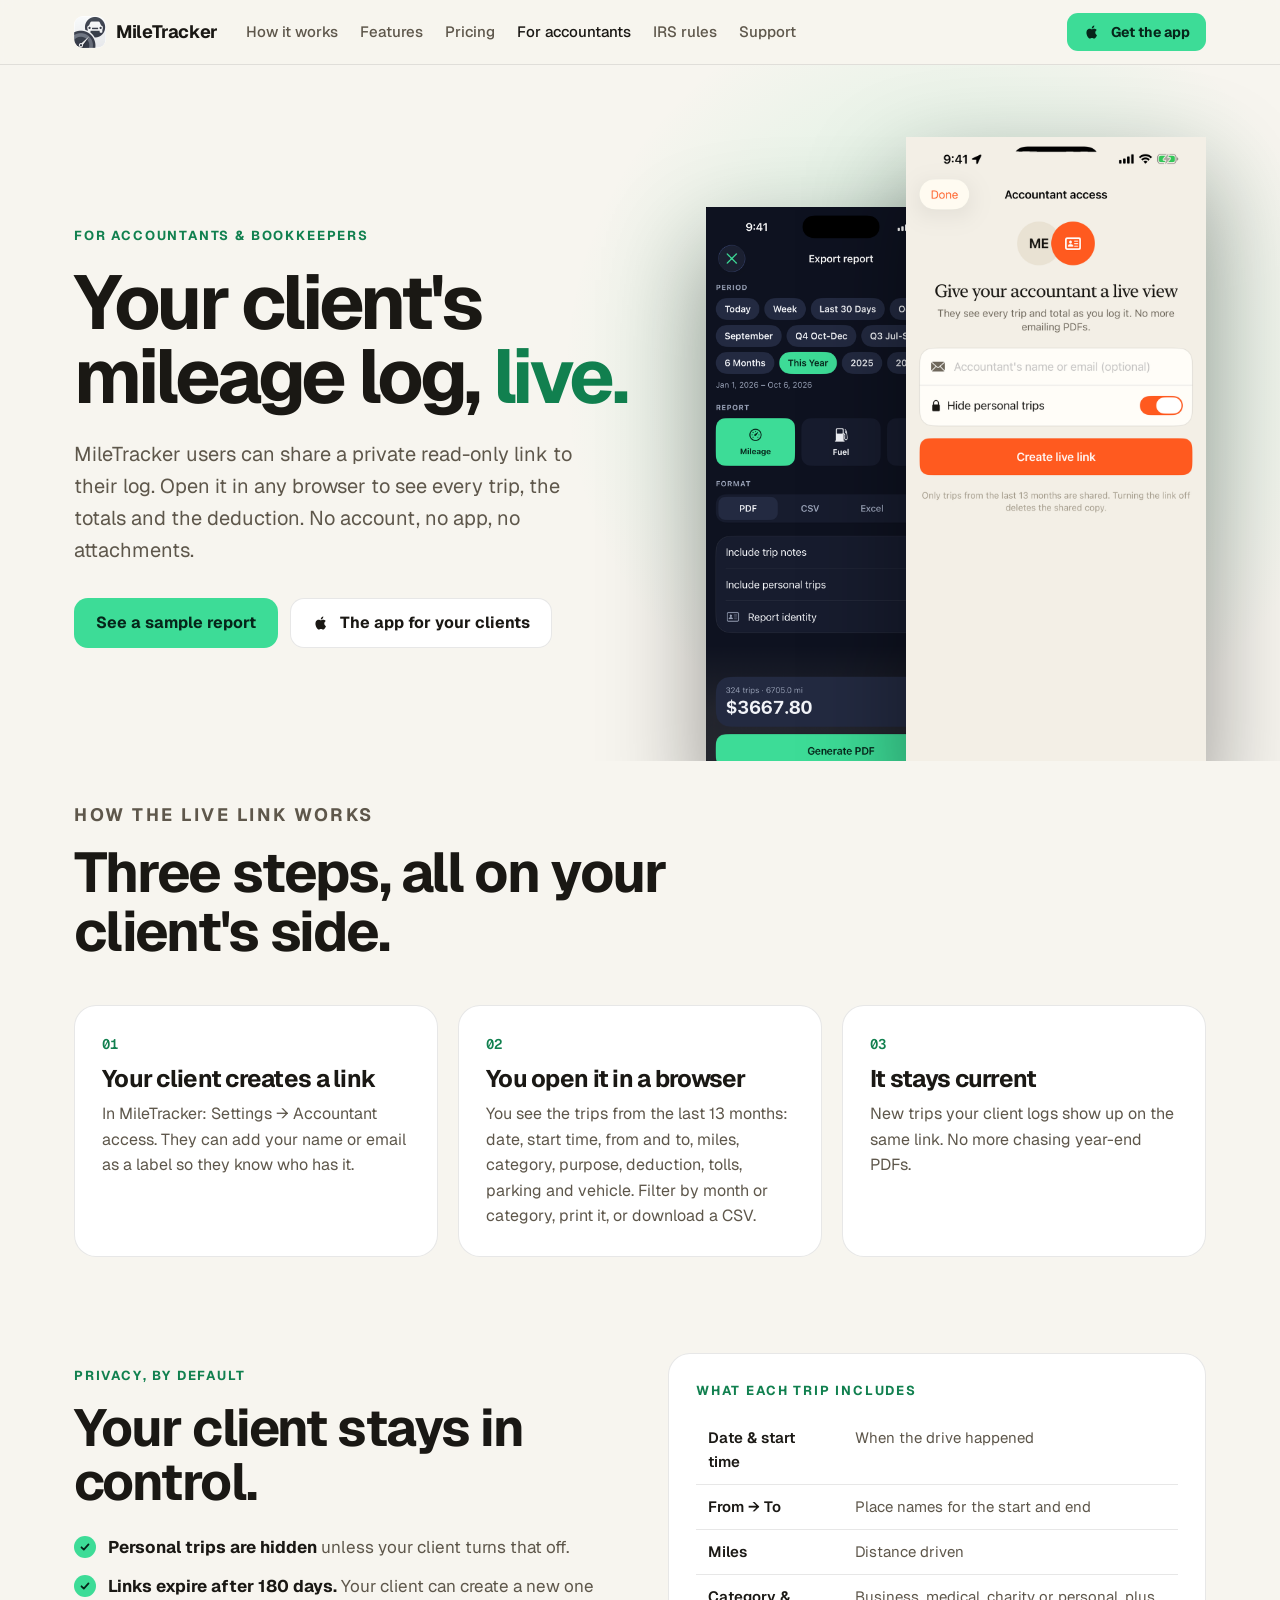
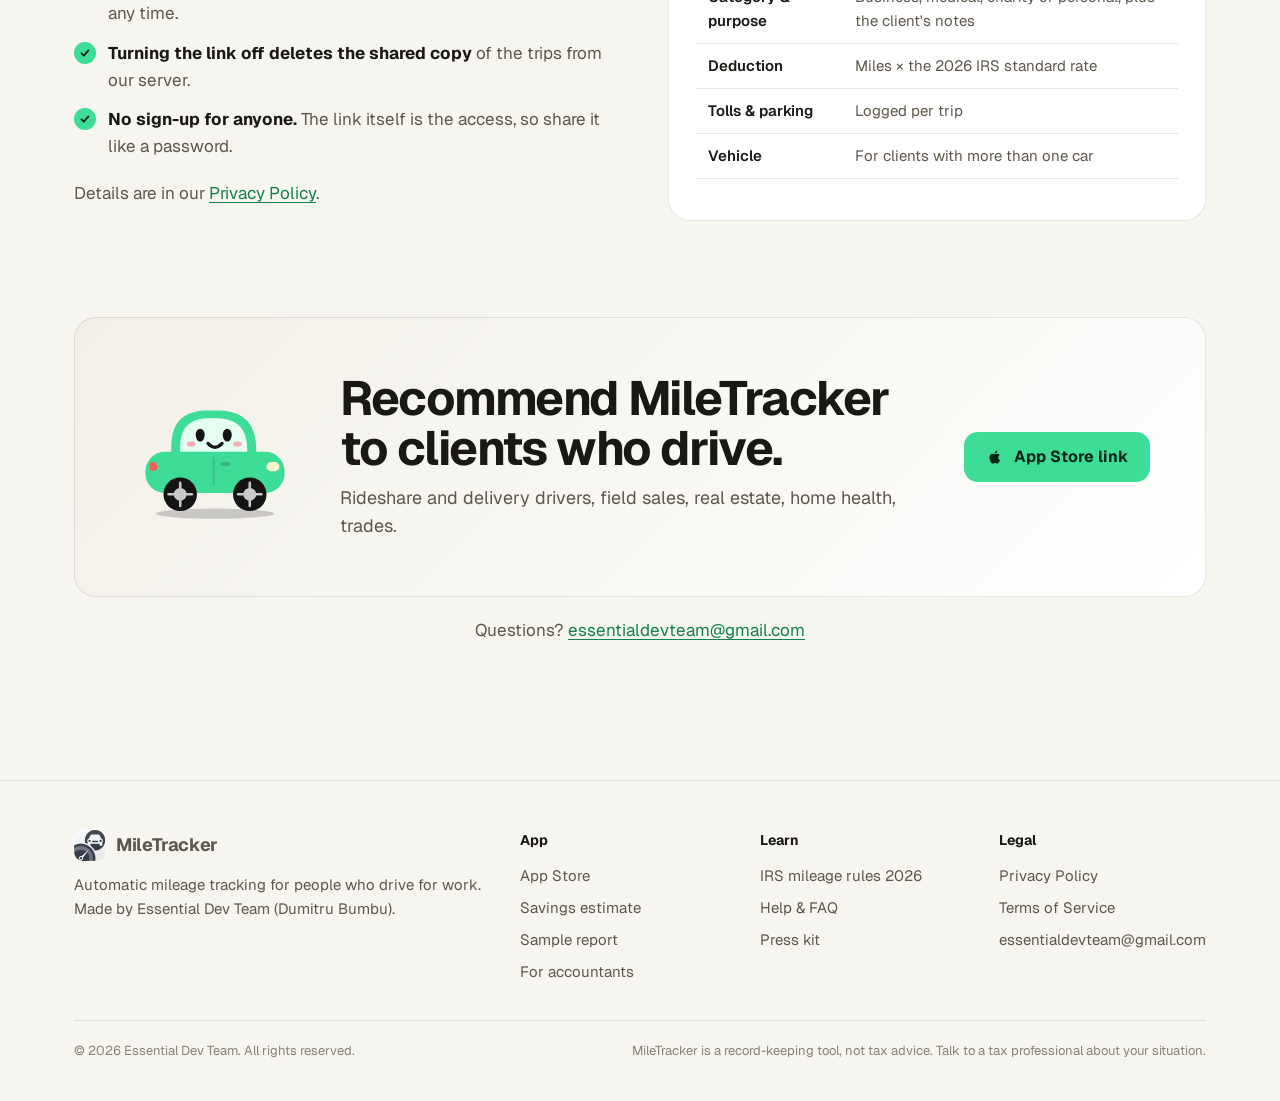
<file: accountants.html>
<!doctype html>
<html lang="en">
<head>
<meta charset="utf-8">
<meta name="viewport" content="width=device-width, initial-scale=1">
<title>For Accountants: Live Mileage Log Link | MileTracker</title>
<meta name="description" content="MileTracker clients can share a private, read-only live link to their mileage log. View trips, totals and deductions in any browser and download CSV.">
<link rel="canonical" href="https://snrgwa-bot.github.io/Milage-Tracker-Logbook/accountants.html">
<meta property="og:title" content="For Accountants: Live Mileage Log Link | MileTracker">
<meta property="og:description" content="MileTracker clients can share a private, read-only live link to their mileage log. View trips, totals and deductions in any browser and download CSV.">
<meta property="og:type" content="website">
<meta property="og:image" content="https://snrgwa-bot.github.io/Milage-Tracker-Logbook/press/social-1d.png">
<meta name="twitter:card" content="summary_large_image">
<meta name="theme-color" content="#0E1220" media="(prefers-color-scheme: dark)">
<meta name="theme-color" content="#F7F5EF" media="(prefers-color-scheme: light)">
<meta name="apple-itunes-app" content="app-id=6758228735">
<link rel="icon" href="img/app-icon.png">
<link rel="apple-touch-icon" href="img/app-icon.png">
<link rel="preconnect" href="https://fonts.googleapis.com"><link rel="preconnect" href="https://fonts.gstatic.com" crossorigin><link rel="stylesheet" href="https://fonts.googleapis.com/css2?family=Geist:wght@400;500;600;700;800&family=Geist+Mono:wght@500;600&family=Instrument+Serif:ital@0;1&display=swap">
<link rel="stylesheet" href="styles.css">

</head>
<body>
<a class="skip" href="#main">Skip to content</a>
<header class="site-head">
  <div class="wrap">
    <a class="brand" href="index.html"><img src="img/app-icon.png" alt="" width="32" height="32">MileTracker</a>
    <nav class="nav" aria-label="Main"><a href="index.html#how">How it works</a><a href="index.html#features">Features</a><a href="index.html#pricing">Pricing</a><a href="accountants.html" aria-current="page">For accountants</a><a href="blog/irs-mileage-rules.html">IRS rules</a><a href="support.html">Support</a></nav>
    <a class="btn btn-primary btn-sm" href="https://apps.apple.com/us/app/miletracker-mileage-logbook/id6758228735"><svg viewBox="0 0 24 24" aria-hidden="true" fill="currentColor"><path d="M16.37 12.6c-.02-2.2 1.8-3.26 1.88-3.31-1.03-1.5-2.62-1.7-3.18-1.73-1.35-.14-2.64.8-3.33.8-.69 0-1.74-.78-2.87-.76-1.47.02-2.83.86-3.59 2.18-1.54 2.66-.39 6.6 1.1 8.76.73 1.06 1.6 2.24 2.73 2.2 1.1-.04 1.51-.71 2.84-.71 1.32 0 1.7.71 2.86.69 1.18-.02 1.93-1.07 2.65-2.13.84-1.22 1.18-2.41 1.2-2.47-.03-.01-2.3-.88-2.32-3.52zM14.2 6.13c.6-.73 1.01-1.75.9-2.76-.87.04-1.92.58-2.54 1.31-.56.64-1.05 1.68-.92 2.67.97.08 1.96-.49 2.56-1.22z"/></svg>Get the app</a>
  </div>
</header>
<main id="main">

<div class="hero" style="padding-bottom:24px"><div class="wrap">
  <div>
    <p class="eyebrow">For accountants &amp; bookkeepers</p>
    <h1 style="margin-top:18px;font-size:clamp(42px,6vw,76px)">Your client's mileage log, <em>live.</em></h1>
    <p class="lede">MileTracker users can share a private read-only link to their log. Open it in any browser to see every trip, the totals and the deduction. No account, no app, no attachments.</p>
    <div class="ctas"><a class="btn btn-primary" href="sample-report.html">See a sample report</a><a class="btn btn-ghost" href="https://apps.apple.com/us/app/miletracker-mileage-logbook/id6758228735"><svg viewBox="0 0 24 24" aria-hidden="true" fill="currentColor"><path d="M16.37 12.6c-.02-2.2 1.8-3.26 1.88-3.31-1.03-1.5-2.62-1.7-3.18-1.73-1.35-.14-2.64.8-3.33.8-.69 0-1.74-.78-2.87-.76-1.47.02-2.83.86-3.59 2.18-1.54 2.66-.39 6.6 1.1 8.76.73 1.06 1.6 2.24 2.73 2.2 1.1-.04 1.51-.71 2.84-.71 1.32 0 1.7.71 2.86.69 1.18-.02 1.93-1.07 2.65-2.13.84-1.22 1.18-2.41 1.2-2.47-.03-.01-2.3-.88-2.32-3.52zM14.2 6.13c.6-.73 1.01-1.75.9-2.76-.87.04-1.92.58-2.54 1.31-.56.64-1.05 1.68-.92 2.67.97.08 1.96-.49 2.56-1.22z"/></svg>The app for your clients</a></div>
  </div>
  <div class="hero-phones" style="height:600px"><img class="p1" src="img/screen-accountant.png" alt="Accountant access screen where a driver creates the live link" width="600" height="1303"><img class="p2" src="img/screen-export.png" alt="Export report screen with PDF, CSV and Excel" width="600" height="1303"></div>
</div></div>

<section style="padding-top:40px"><div class="wrap">
  <div class="section-head"><p class="eyebrow">How the live link works</p><h2>Three steps, all on your client's side.</h2></div>
  <div class="steps">
    <article class="card step" style="padding-bottom:28px"><span class="n">01</span><h3>Your client creates a link</h3><p>In MileTracker: Settings &rarr; Accountant access. They can add your name or email as a label so they know who has it.</p></article>
    <article class="card step" style="padding-bottom:28px"><span class="n">02</span><h3>You open it in a browser</h3><p>You see the trips from the last 13 months: date, start time, from and to, miles, category, purpose, deduction, tolls, parking and vehicle. Filter by month or category, print it, or download a CSV.</p></article>
    <article class="card step" style="padding-bottom:28px"><span class="n">03</span><h3>It stays current</h3><p>New trips your client logs show up on the same link. No more chasing year-end PDFs.</p></article>
  </div>
</div></section>

<section style="padding-top:0"><div class="wrap split">
  <div>
    <p class="eyebrow">Privacy, by default</p>
    <h2>Your client stays in control.</h2>
    <ul class="ticks">
      <li><span><b>Personal trips are hidden</b> unless your client turns that off.</span></li>
      <li><span><b>Links expire after 180 days.</b> Your client can create a new one any time.</span></li>
      <li><span><b>Turning the link off deletes the shared copy</b> of the trips from our server.</span></li>
      <li><span><b>No sign-up for anyone.</b> The link itself is the access, so share it like a password.</span></li>
    </ul>
    <p class="muted" style="margin-top:20px">Details are in our <a href="privacy.html#accountant-link">Privacy Policy</a>.</p>
  </div>
  <div class="card" style="padding:28px">
    <p class="eyebrow">What each trip includes</p>
    <div class="doc" style="padding:0"><div class="table-scroll"><table>
      <tr><th>Date &amp; start time</th><td>When the drive happened</td></tr>
      <tr><th>From &rarr; To</th><td>Place names for the start and end</td></tr>
      <tr><th>Miles</th><td>Distance driven</td></tr>
      <tr><th>Category &amp; purpose</th><td>Business, medical, charity or personal, plus the client's notes</td></tr>
      <tr><th>Deduction</th><td>Miles &times; the 2026 IRS standard rate</td></tr>
      <tr><th>Tolls &amp; parking</th><td>Logged per trip</td></tr>
      <tr><th>Vehicle</th><td>For clients with more than one car</td></tr>
    </table></div></div>
  </div>
</div></section>

<section style="padding-top:0"><div class="wrap">
  <div class="card band"><div class="milo"><svg class="milo-svg" viewBox="-6 -6 132 104" role="img" aria-label="Milo, the MileTracker car mascot"><ellipse cx="60" cy="90" rx="46" ry="4" fill="rgba(0,0,0,.18)"/><g class="milo-bob"><path d="M26 50V38Q26 10 54 10H62Q92 10 92 40V50Z" fill="var(--milo,#3DDC97)"/><path d="M33 46V38Q33 16 55 16H61Q85 16 85 40V46Z" fill="var(--milo-face,#E6FFF3)"/><ellipse cx="48.5" cy="29" rx="3.5" ry="5" fill="#141414"/><ellipse cx="69.5" cy="29" rx="3.5" ry="5" fill="#141414"/><ellipse cx="41.5" cy="36" rx="3.5" ry="2" fill="rgba(255,110,130,.55)"/><ellipse cx="77.5" cy="36" rx="3.5" ry="2" fill="rgba(255,110,130,.55)"/><path d="M54.5 35.5q5.5 6 11 0" fill="none" stroke="#141414" stroke-width="2.5" stroke-linecap="round"/><rect x="6" y="42" width="108" height="32" rx="15" fill="var(--milo,#3DDC97)"/><rect x="58" y="46" width="2" height="22" fill="rgba(0,0,0,.10)"/><rect x="64" y="50" width="8" height="3" rx="1.5" fill="rgba(0,0,0,.16)"/><rect x="100" y="50" width="10" height="7" rx="3.5" fill="#FFF6C8"/><rect x="9" y="50" width="6" height="7" rx="3" fill="#FF5A5A"/><circle cx="33" cy="75" r="13" fill="#141414"/><rect x="32" y="65" width="2" height="20" rx="1" fill="#C9C9C9"/><rect x="23" y="74" width="20" height="2" rx="1" fill="#C9C9C9"/><circle cx="33" cy="75" r="5" fill="#C9C9C9"/><circle cx="87" cy="75" r="13" fill="#141414"/><rect x="86" y="65" width="2" height="20" rx="1" fill="#C9C9C9"/><rect x="77" y="74" width="20" height="2" rx="1" fill="#C9C9C9"/><circle cx="87" cy="75" r="5" fill="#C9C9C9"/></g></svg></div>
    <div class="grow"><h2>Recommend MileTracker to clients who drive.</h2><p>Rideshare and delivery drivers, field sales, real estate, home health, trades.</p></div>
    <a class="btn btn-primary" href="https://apps.apple.com/us/app/miletracker-mileage-logbook/id6758228735"><svg viewBox="0 0 24 24" aria-hidden="true" fill="currentColor"><path d="M16.37 12.6c-.02-2.2 1.8-3.26 1.88-3.31-1.03-1.5-2.62-1.7-3.18-1.73-1.35-.14-2.64.8-3.33.8-.69 0-1.74-.78-2.87-.76-1.47.02-2.83.86-3.59 2.18-1.54 2.66-.39 6.6 1.1 8.76.73 1.06 1.6 2.24 2.73 2.2 1.1-.04 1.51-.71 2.84-.71 1.32 0 1.7.71 2.86.69 1.18-.02 1.93-1.07 2.65-2.13.84-1.22 1.18-2.41 1.2-2.47-.03-.01-2.3-.88-2.32-3.52zM14.2 6.13c.6-.73 1.01-1.75.9-2.76-.87.04-1.92.58-2.54 1.31-.56.64-1.05 1.68-.92 2.67.97.08 1.96-.49 2.56-1.22z"/></svg>App Store link</a>
  </div>
  <p class="muted center" style="margin-top:20px">Questions? <a href="mailto:essentialdevteam@gmail.com">essentialdevteam@gmail.com</a></p>
</div></section>

</main>
<footer class="site-foot">
  <div class="wrap">
    <div class="cols">
      <div>
        <a class="brand" href="index.html"><img src="img/app-icon.png" alt="" width="32" height="32">MileTracker</a>
        <p>Automatic mileage tracking for people who drive for work. Made by Essential Dev Team (Dumitru Bumbu).</p>
      </div>
      <div><h4>App</h4><ul>
        <li><a href="https://apps.apple.com/us/app/miletracker-mileage-logbook/id6758228735">App Store</a></li>
        <li><a href="get-started.html">Savings estimate</a></li>
        <li><a href="sample-report.html">Sample report</a></li>
        <li><a href="accountants.html">For accountants</a></li>
      </ul></div>
      <div><h4>Learn</h4><ul>
        <li><a href="blog/irs-mileage-rules.html">IRS mileage rules 2026</a></li>
        <li><a href="support.html">Help &amp; FAQ</a></li>
        <li><a href="press/index.html">Press kit</a></li>
      </ul></div>
      <div><h4>Legal</h4><ul>
        <li><a href="privacy.html">Privacy Policy</a></li>
        <li><a href="terms.html">Terms of Service</a></li>
        <li><a href="mailto:essentialdevteam@gmail.com">essentialdevteam@gmail.com</a></li>
      </ul></div>
    </div>
    <div class="legal"><span>&copy; 2026 Essential Dev Team. All rights reserved.</span><span>MileTracker is a record-keeping tool, not tax advice. Talk to a tax professional about your situation.</span></div>
  </div>
</footer>
</body>
</html>
</file>
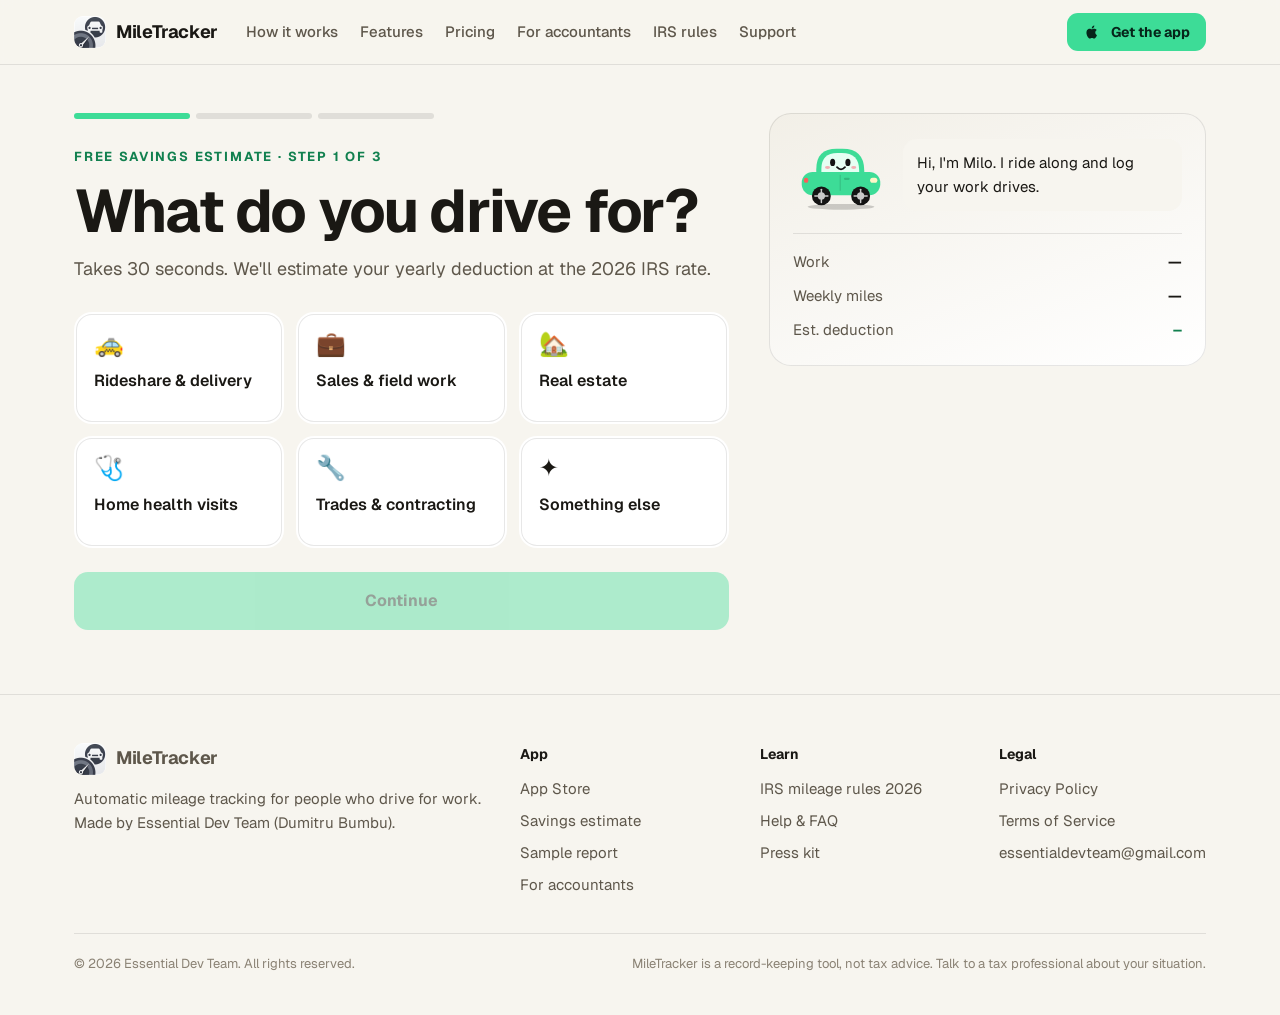
<file: get-started.html>
<!doctype html>
<html lang="en">
<head>
<meta charset="utf-8">
<meta name="viewport" content="width=device-width, initial-scale=1">
<title>Estimate Your Mileage Deduction | MileTracker</title>
<meta name="description" content="Answer two questions and see your estimated yearly mileage deduction at the 2026 IRS rate of 72.5 cents per business mile.">
<link rel="canonical" href="https://snrgwa-bot.github.io/Milage-Tracker-Logbook/get-started.html">
<meta property="og:title" content="Estimate Your Mileage Deduction | MileTracker">
<meta property="og:description" content="Answer two questions and see your estimated yearly mileage deduction at the 2026 IRS rate of 72.5 cents per business mile.">
<meta property="og:type" content="website">
<meta property="og:image" content="https://snrgwa-bot.github.io/Milage-Tracker-Logbook/press/social-1d.png">
<meta name="twitter:card" content="summary_large_image">
<meta name="theme-color" content="#0E1220" media="(prefers-color-scheme: dark)">
<meta name="theme-color" content="#F7F5EF" media="(prefers-color-scheme: light)">
<meta name="apple-itunes-app" content="app-id=6758228735">
<link rel="icon" href="img/app-icon.png">
<link rel="apple-touch-icon" href="img/app-icon.png">
<link rel="preconnect" href="https://fonts.googleapis.com"><link rel="preconnect" href="https://fonts.gstatic.com" crossorigin><link rel="stylesheet" href="https://fonts.googleapis.com/css2?family=Geist:wght@400;500;600;700;800&family=Geist+Mono:wght@500;600&family=Instrument+Serif:ital@0;1&display=swap">
<link rel="stylesheet" href="styles.css">

</head>
<body>
<a class="skip" href="#main">Skip to content</a>
<header class="site-head">
  <div class="wrap">
    <a class="brand" href="index.html"><img src="img/app-icon.png" alt="" width="32" height="32">MileTracker</a>
    <nav class="nav" aria-label="Main"><a href="index.html#how">How it works</a><a href="index.html#features">Features</a><a href="index.html#pricing">Pricing</a><a href="accountants.html">For accountants</a><a href="blog/irs-mileage-rules.html">IRS rules</a><a href="support.html">Support</a></nav>
    <a class="btn btn-primary btn-sm" href="https://apps.apple.com/us/app/miletracker-mileage-logbook/id6758228735"><svg viewBox="0 0 24 24" aria-hidden="true" fill="currentColor"><path d="M16.37 12.6c-.02-2.2 1.8-3.26 1.88-3.31-1.03-1.5-2.62-1.7-3.18-1.73-1.35-.14-2.64.8-3.33.8-.69 0-1.74-.78-2.87-.76-1.47.02-2.83.86-3.59 2.18-1.54 2.66-.39 6.6 1.1 8.76.73 1.06 1.6 2.24 2.73 2.2 1.1-.04 1.51-.71 2.84-.71 1.32 0 1.7.71 2.86.69 1.18-.02 1.93-1.07 2.65-2.13.84-1.22 1.18-2.41 1.2-2.47-.03-.01-2.3-.88-2.32-3.52zM14.2 6.13c.6-.73 1.01-1.75.9-2.76-.87.04-1.92.58-2.54 1.31-.56.64-1.05 1.68-.92 2.67.97.08 1.96-.49 2.56-1.22z"/></svg>Get the app</a>
  </div>
</header>
<main id="main">
<style>
.gs { padding: 48px 0 24px; }
.gs .wrap { display: grid; grid-template-columns: 1.5fr 1fr; gap: 40px; align-items: start; }
.progress { display: flex; gap: 6px; margin-bottom: 28px; max-width: 360px; }
.progress span { flex: 1; height: 6px; border-radius: 3px; background: var(--line); transition: background .3s; }
.progress span.on { background: var(--accent); }
.gs h1 { font-size: clamp(36px, 5vw, 60px); font-weight: 700; margin-top: 12px; }
.gs .sub { color: var(--ink-2); margin: 12px 0 28px; font-size: 18px; }
.jobs { display: grid; grid-template-columns: repeat(3, 1fr); gap: 12px; }
.job { display: flex; flex-direction: column; gap: 14px; padding: 18px; min-height: 112px; border-radius: 18px; background: var(--card); box-shadow: inset 0 0 0 1px var(--line); border: 2px solid transparent; cursor: pointer; color: var(--ink); font: 600 16px var(--sans); text-align: left; transition: border-color .2s, transform .15s; }
.job[aria-pressed="true"] { border-color: var(--accent); transform: scale(1.02); }
.job .e { font-size: 24px; line-height: 1; }
.stepper[hidden] { display: none; }
.actions { display: flex; gap: 12px; margin-top: 24px; flex-wrap: wrap; }
.actions .btn-primary { flex: 1; min-width: 200px; min-height: 58px; }
.big-miles { font: 700 clamp(56px, 9vw, 96px)/1 var(--mono); letter-spacing: -.04em; margin: 8px 0 18px; }
.big-miles small { font-size: 20px; color: var(--ink-2); font-family: var(--sans); font-weight: 500; letter-spacing: 0; }
.estimate { font: 700 clamp(60px, 10vw, 112px)/1 var(--sans); letter-spacing: -.05em; color: var(--accent-text); font-variant-numeric: tabular-nums; }
.kpis { display: grid; grid-template-columns: repeat(3, 1fr); gap: 12px; margin-top: 28px; }
.kpi { padding: 16px 18px; }
.kpi span { display: block; color: var(--ink-2); font-size: 13px; }
.kpi b { font: 600 20px var(--mono); }
.side { padding: 24px; position: sticky; top: 88px; background: linear-gradient(160deg, var(--card-2), var(--card)); }
.side .say { display: flex; gap: 14px; align-items: center; }
.side .say .milo { flex: 0 0 96px; }
.bubble { background: var(--bg); border-radius: 14px; padding: 12px 14px; font-size: 15px; color: var(--ink); }
.side dl { margin: 20px 0 0; display: grid; gap: 10px; border-top: 1px solid var(--line); padding-top: 16px; }
.side dl div { display: flex; justify-content: space-between; gap: 12px; font-size: 15px; }
.side dt { color: var(--ink-2); } .side dd { margin: 0; font-weight: 700; text-align: right; }
.side dd.hi { color: var(--accent-text); font-family: var(--mono); }
.next { margin-top: 28px; display: grid; gap: 10px; counter-reset: n; padding: 0; list-style: none; }
.next li { counter-increment: n; display: flex; gap: 14px; padding: 16px 18px; align-items: flex-start; }
.next li::before { content: counter(n); flex: 0 0 28px; height: 28px; border-radius: 50%; background: var(--accent); color: var(--on-accent); font: 700 14px/28px var(--sans); text-align: center; }
.next li p { color: var(--ink-2); font-size: 15px; } .next li b { display: block; }
@media (max-width: 900px) { .gs .wrap { grid-template-columns: 1fr; } .side { position: static; } }
@media (max-width: 560px) { .jobs { grid-template-columns: repeat(2, 1fr); } .kpis { grid-template-columns: 1fr; } }
</style>
<div class="gs"><div class="wrap">
 <div>
  <div class="progress" aria-hidden="true"><span class="on"></span><span></span><span></span></div>
  <div class="stepper" data-step="0">
    <p class="eyebrow">Free savings estimate &middot; Step 1 of 3</p>
    <h1>What do you drive for?</h1>
    <p class="sub">Takes 30 seconds. We'll estimate your yearly deduction at the 2026 IRS rate.</p>
    <div class="jobs" role="group" aria-label="What do you drive for?">
      <button type="button" class="job" data-miles="400" aria-pressed="false"><span class="e" aria-hidden="true">&#128661;</span>Rideshare &amp; delivery</button><button type="button" class="job" data-miles="200" aria-pressed="false"><span class="e" aria-hidden="true">&#128188;</span>Sales &amp; field work</button><button type="button" class="job" data-miles="250" aria-pressed="false"><span class="e" aria-hidden="true">&#127969;</span>Real estate</button><button type="button" class="job" data-miles="300" aria-pressed="false"><span class="e" aria-hidden="true">&#129658;</span>Home health visits</button><button type="button" class="job" data-miles="225" aria-pressed="false"><span class="e" aria-hidden="true">&#128295;</span>Trades &amp; contracting</button><button type="button" class="job" data-miles="150" aria-pressed="false"><span class="e" aria-hidden="true">&#10022;</span>Something else</button>
    </div>
    <div class="actions"><button class="btn btn-primary" id="to1" disabled>Continue</button></div>
  </div>
  <div class="stepper" data-step="1" hidden>
    <p class="eyebrow">Step 2 of 3</p>
    <h1>How many work miles in a typical week?</h1>
    <p class="sub">Commuting to a regular office doesn't count. Driving between clients, sites and patients does.</p>
    <div class="big-miles"><output id="gsMiles">200</output> <small>mi / week</small></div>
    <label class="muted" for="gsRange" style="font-size:14px">Weekly business miles</label>
    <input id="gsRange" type="range" min="10" max="800" step="10" value="200">
    <div class="chips" style="margin-top:14px"><button type="button" class="chip" data-v="50" aria-pressed="false">50 mi</button><button type="button" class="chip" data-v="150" aria-pressed="false">150 mi</button><button type="button" class="chip" data-v="300" aria-pressed="false">300 mi</button><button type="button" class="chip" data-v="500" aria-pressed="false">500 mi</button></div>
    <div class="actions"><button class="btn btn-ghost" data-back>Back</button><button class="btn btn-primary" id="to2">See my estimate</button></div>
  </div>
  <div class="stepper" data-step="2" hidden>
    <p class="eyebrow">Step 3 of 3 &middot; Your estimate</p>
    <div class="estimate" id="gsEst" aria-live="polite">$0</div>
    <p class="sub" style="margin-top:10px">potential deduction per year &middot; <span id="gsYear"></span></p>
    <div class="kpis">
      <div class="card kpi"><span>Per month</span><b id="gsMonth"></b></div>
      <div class="card kpi"><span>Per work day</span><b id="gsDay"></b></div>
      <div class="card kpi"><span>Premium, yearly plan</span><b id="gsPct"></b></div>
    </div>
    <div class="actions"><button class="btn btn-ghost" data-back>Back</button><a class="btn btn-primary" href="https://apps.apple.com/us/app/miletracker-mileage-logbook/id6758228735"><svg viewBox="0 0 24 24" aria-hidden="true" fill="currentColor"><path d="M16.37 12.6c-.02-2.2 1.8-3.26 1.88-3.31-1.03-1.5-2.62-1.7-3.18-1.73-1.35-.14-2.64.8-3.33.8-.69 0-1.74-.78-2.87-.76-1.47.02-2.83.86-3.59 2.18-1.54 2.66-.39 6.6 1.1 8.76.73 1.06 1.6 2.24 2.73 2.2 1.1-.04 1.51-.71 2.84-.71 1.32 0 1.7.71 2.86.69 1.18-.02 1.93-1.07 2.65-2.13.84-1.22 1.18-2.41 1.2-2.47-.03-.01-2.3-.88-2.32-3.52zM14.2 6.13c.6-.73 1.01-1.75.9-2.76-.87.04-1.92.58-2.54 1.31-.56.64-1.05 1.68-.92 2.67.97.08 1.96-.49 2.56-1.22z"/></svg>Get MileTracker &middot; 7-day free trial</a></div>
    <ol class="next">
      <li class="card"><div><b>Install and allow &ldquo;Always&rdquo; location + Motion</b><p>That's what lets trips start and stop on their own, even when the app is closed.</p></div></li>
      <li class="card"><div><b>Just drive</b><p>Trips land in Pending. Tap Business, Medical, Charity or Personal.</p></div></li>
      <li class="card"><div><b>Export or share at tax time</b><p>PDF, CSV or Excel &mdash; or a live link for your accountant.</p></div></li>
    </ol>
    <p class="muted" style="font-size:13px;margin-top:18px">Estimate = weekly miles &times; 48 weeks &times; $0.725 (2026 IRS business rate). It's an estimate, not tax advice. Prices: see the App Store for current prices.</p>
  </div>
 </div>
 <aside class="card side" aria-label="Your summary">
  <div class="say"><div class="milo"><svg class="milo-svg" viewBox="-6 -6 132 104" role="img" aria-label="Milo, the MileTracker car mascot"><ellipse cx="60" cy="90" rx="46" ry="4" fill="rgba(0,0,0,.18)"/><g class="milo-bob"><path d="M26 50V38Q26 10 54 10H62Q92 10 92 40V50Z" fill="var(--milo,#3DDC97)"/><path d="M33 46V38Q33 16 55 16H61Q85 16 85 40V46Z" fill="var(--milo-face,#E6FFF3)"/><ellipse cx="48.5" cy="29" rx="3.5" ry="5" fill="#141414"/><ellipse cx="69.5" cy="29" rx="3.5" ry="5" fill="#141414"/><ellipse cx="41.5" cy="36" rx="3.5" ry="2" fill="rgba(255,110,130,.55)"/><ellipse cx="77.5" cy="36" rx="3.5" ry="2" fill="rgba(255,110,130,.55)"/><path d="M54.5 35.5q5.5 6 11 0" fill="none" stroke="#141414" stroke-width="2.5" stroke-linecap="round"/><rect x="6" y="42" width="108" height="32" rx="15" fill="var(--milo,#3DDC97)"/><rect x="58" y="46" width="2" height="22" fill="rgba(0,0,0,.10)"/><rect x="64" y="50" width="8" height="3" rx="1.5" fill="rgba(0,0,0,.16)"/><rect x="100" y="50" width="10" height="7" rx="3.5" fill="#FFF6C8"/><rect x="9" y="50" width="6" height="7" rx="3" fill="#FF5A5A"/><circle cx="33" cy="75" r="13" fill="#141414"/><rect x="32" y="65" width="2" height="20" rx="1" fill="#C9C9C9"/><rect x="23" y="74" width="20" height="2" rx="1" fill="#C9C9C9"/><circle cx="33" cy="75" r="5" fill="#C9C9C9"/><circle cx="87" cy="75" r="13" fill="#141414"/><rect x="86" y="65" width="2" height="20" rx="1" fill="#C9C9C9"/><rect x="77" y="74" width="20" height="2" rx="1" fill="#C9C9C9"/><circle cx="87" cy="75" r="5" fill="#C9C9C9"/></g></svg></div><p class="bubble" id="gsSay">Hi, I'm Milo. I ride along and log your work drives.</p></div>
  <dl>
    <div><dt>Work</dt><dd id="sJob">&mdash;</dd></div>
    <div><dt>Weekly miles</dt><dd id="sMiles">&mdash;</dd></div>
    <div><dt>Est. deduction</dt><dd id="sEst" class="hi">&mdash;</dd></div>
  </dl>
 </aside>
</div></div>
<script>
(function () {
  var RATE = 0.725, WEEKS = 48, YEARLY = 49.99;
  var st = { step: 0, job: null, miles: 200 };
  var $ = function (id) { return document.getElementById(id); };
  var say = ["Hi, I'm Milo. I ride along and log your work drives.", "Guess high if you're not sure. Most people undercount.", ""];
  function money(n, d) { return '$' + n.toLocaleString('en-US', { minimumFractionDigits: d || 0, maximumFractionDigits: d || 0 }); }
  function show(n) {
    st.step = n;
    document.querySelectorAll('.stepper').forEach(function (s) { s.hidden = +s.dataset.step !== n; });
    document.querySelectorAll('.progress span').forEach(function (s, i) { s.classList.toggle('on', i <= n); });
    if (n === 2) count();
    paint(); window.scrollTo({ top: 0, behavior: 'smooth' });
  }
  function paint() {
    var proj = st.miles * WEEKS * RATE;
    $('gsMiles').textContent = st.miles >= 800 ? '800+' : st.miles;
    $('sJob').textContent = st.job || '\u2014';
    $('sMiles').textContent = st.step >= 1 ? st.miles + ' mi' : '\u2014';
    $('sEst').textContent = st.step >= 2 ? money(proj) + '/yr' : '\u2014';
    $('gsYear').textContent = (st.miles * WEEKS).toLocaleString('en-US') + ' work miles';
    $('gsMonth').textContent = money(proj / 12);
    $('gsDay').textContent = money(proj / 240, 2);
    $('gsPct').textContent = proj > 0 ? (YEARLY / proj * 100).toFixed(1) + '% of it' : '\u2014';
    $('gsSay').textContent = st.step === 2 ? "That's " + money(proj / 12) + " a month you could claim. Let's catch every mile." : say[st.step];
    document.querySelectorAll('[data-v]').forEach(function (c) { c.setAttribute('aria-pressed', +c.dataset.v === st.miles ? 'true' : 'false'); });
  }
  function count() {
    var target = st.miles * WEEKS * RATE, t0 = performance.now(), el = $('gsEst');
    if (window.matchMedia('(prefers-reduced-motion: reduce)').matches) { el.textContent = money(target); return; }
    (function f(t) { var p = Math.min(1, (t - t0) / 1100); el.textContent = money(target * (1 - Math.pow(1 - p, 3))); if (p < 1) requestAnimationFrame(f); })(t0);
  }
  document.querySelectorAll('.job').forEach(function (b) {
    b.addEventListener('click', function () {
      document.querySelectorAll('.job').forEach(function (x) { x.setAttribute('aria-pressed', x === b ? 'true' : 'false'); });
      st.job = b.lastChild.textContent.trim(); st.miles = +b.dataset.miles; $('gsRange').value = st.miles; $('to1').disabled = false; paint();
    });
  });
  $('to1').addEventListener('click', function () { show(1); });
  $('to2').addEventListener('click', function () { show(2); });
  document.querySelectorAll('[data-back]').forEach(function (b) { b.addEventListener('click', function () { show(st.step - 1); }); });
  $('gsRange').addEventListener('input', function (e) { st.miles = +e.target.value; paint(); });
  document.querySelectorAll('[data-v]').forEach(function (c) { c.addEventListener('click', function () { st.miles = +c.dataset.v; $('gsRange').value = st.miles; paint(); }); });
  paint();
})();
</script>
</main>
<footer class="site-foot">
  <div class="wrap">
    <div class="cols">
      <div>
        <a class="brand" href="index.html"><img src="img/app-icon.png" alt="" width="32" height="32">MileTracker</a>
        <p>Automatic mileage tracking for people who drive for work. Made by Essential Dev Team (Dumitru Bumbu).</p>
      </div>
      <div><h4>App</h4><ul>
        <li><a href="https://apps.apple.com/us/app/miletracker-mileage-logbook/id6758228735">App Store</a></li>
        <li><a href="get-started.html">Savings estimate</a></li>
        <li><a href="sample-report.html">Sample report</a></li>
        <li><a href="accountants.html">For accountants</a></li>
      </ul></div>
      <div><h4>Learn</h4><ul>
        <li><a href="blog/irs-mileage-rules.html">IRS mileage rules 2026</a></li>
        <li><a href="support.html">Help &amp; FAQ</a></li>
        <li><a href="press/index.html">Press kit</a></li>
      </ul></div>
      <div><h4>Legal</h4><ul>
        <li><a href="privacy.html">Privacy Policy</a></li>
        <li><a href="terms.html">Terms of Service</a></li>
        <li><a href="mailto:essentialdevteam@gmail.com">essentialdevteam@gmail.com</a></li>
      </ul></div>
    </div>
    <div class="legal"><span>&copy; 2026 Essential Dev Team. All rights reserved.</span><span>MileTracker is a record-keeping tool, not tax advice. Talk to a tax professional about your situation.</span></div>
  </div>
</footer>
</body>
</html>
</file>
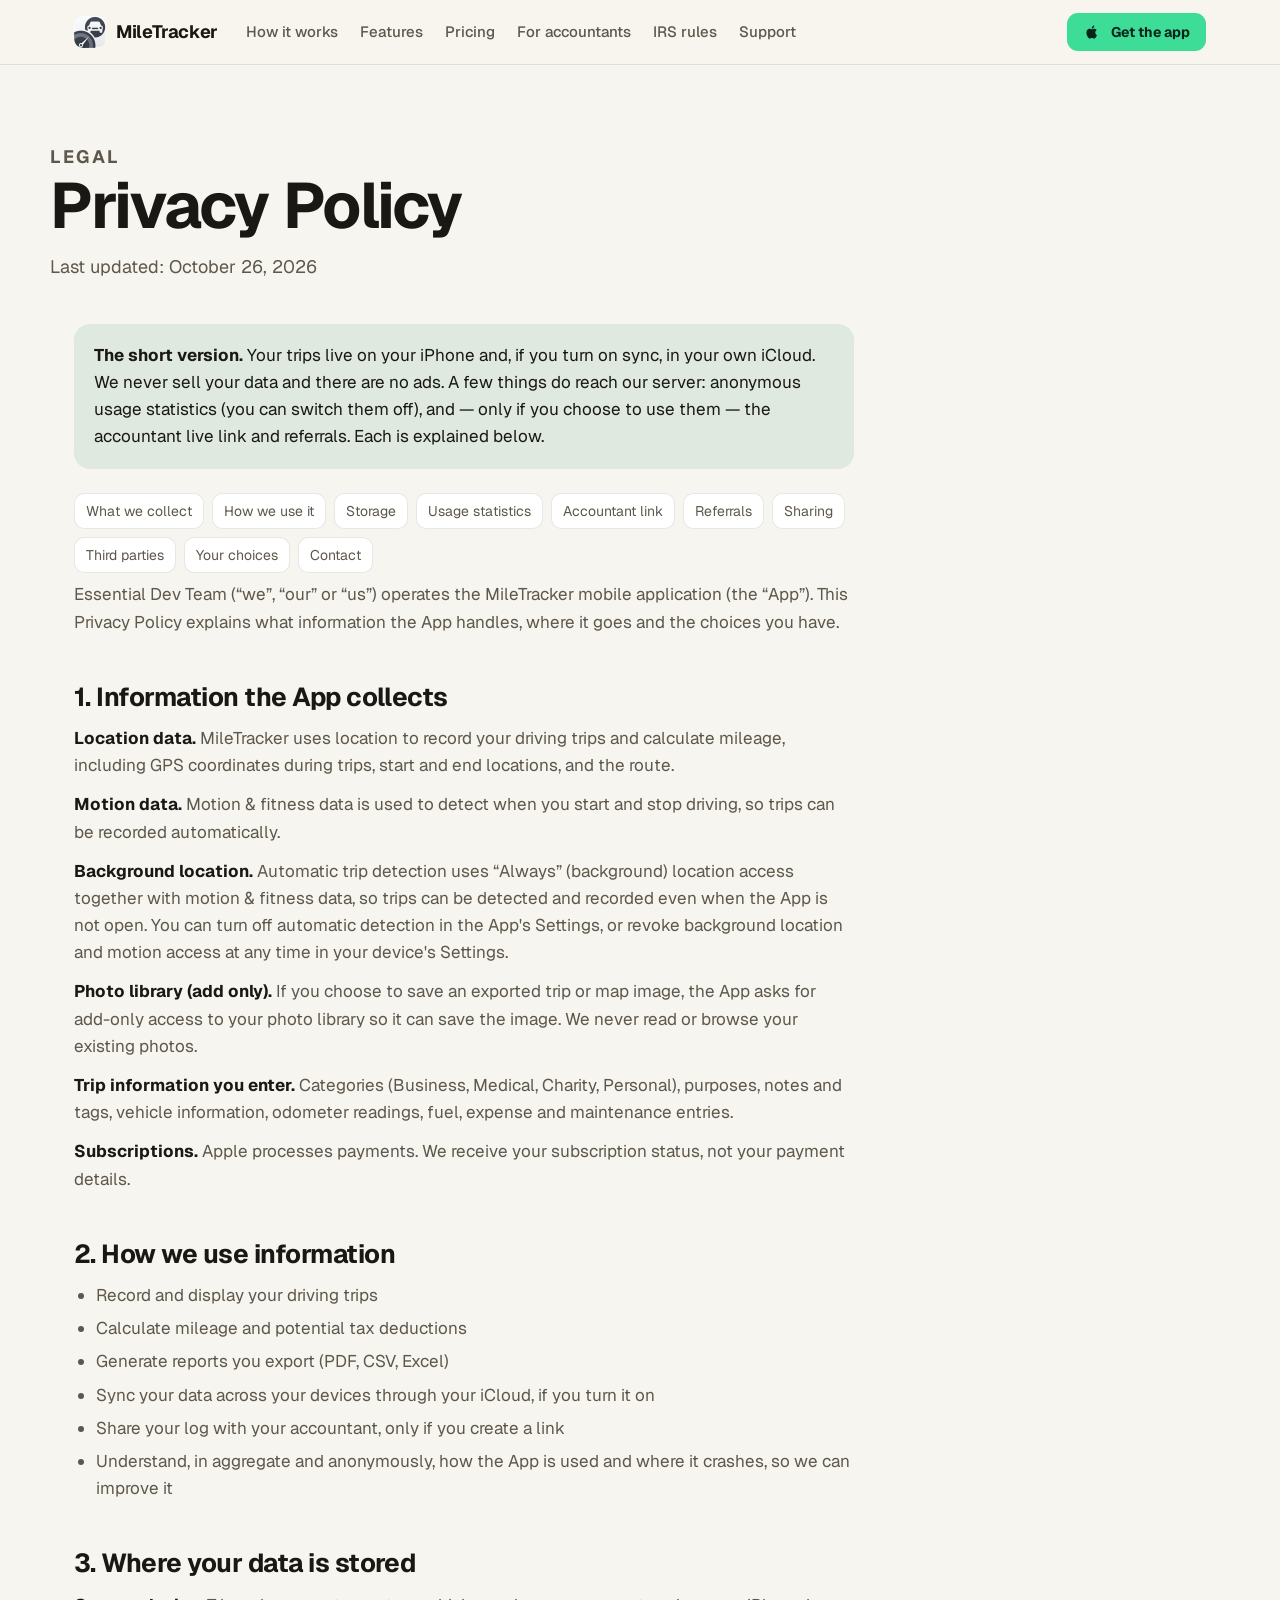
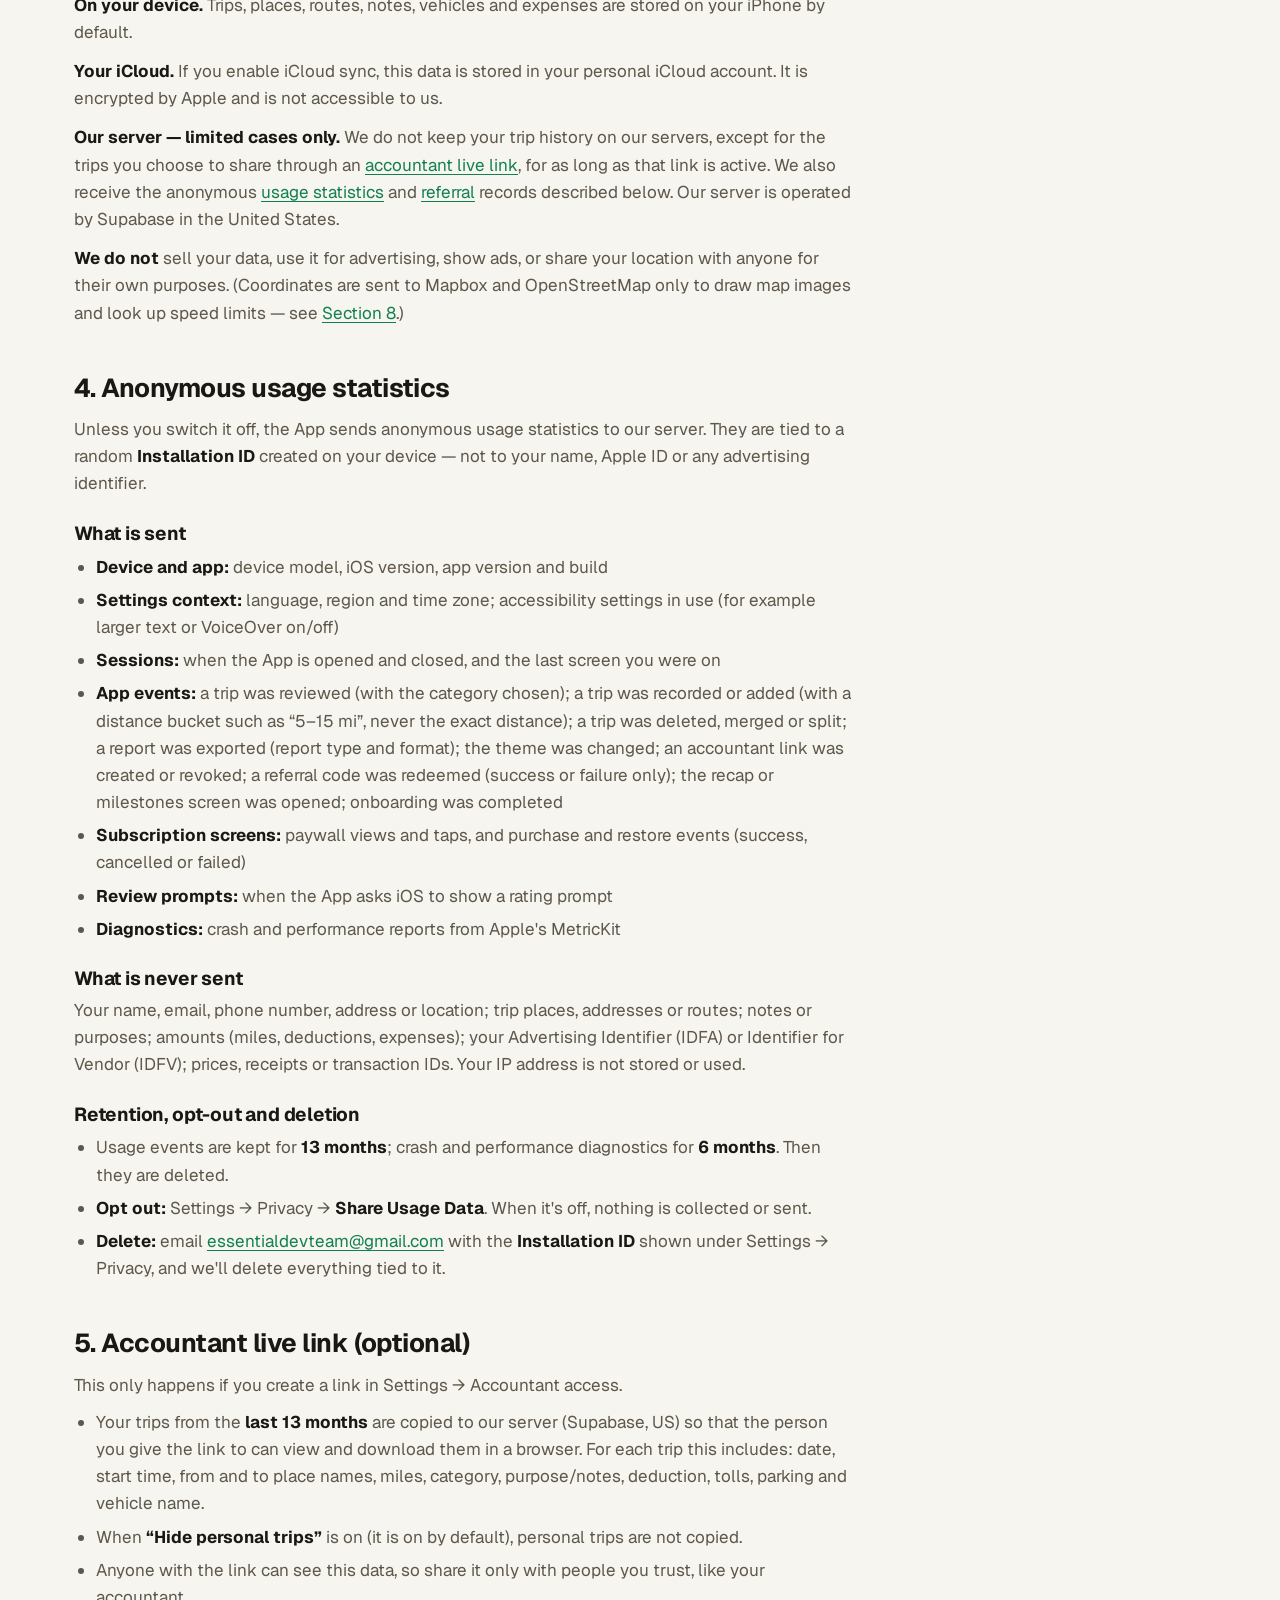
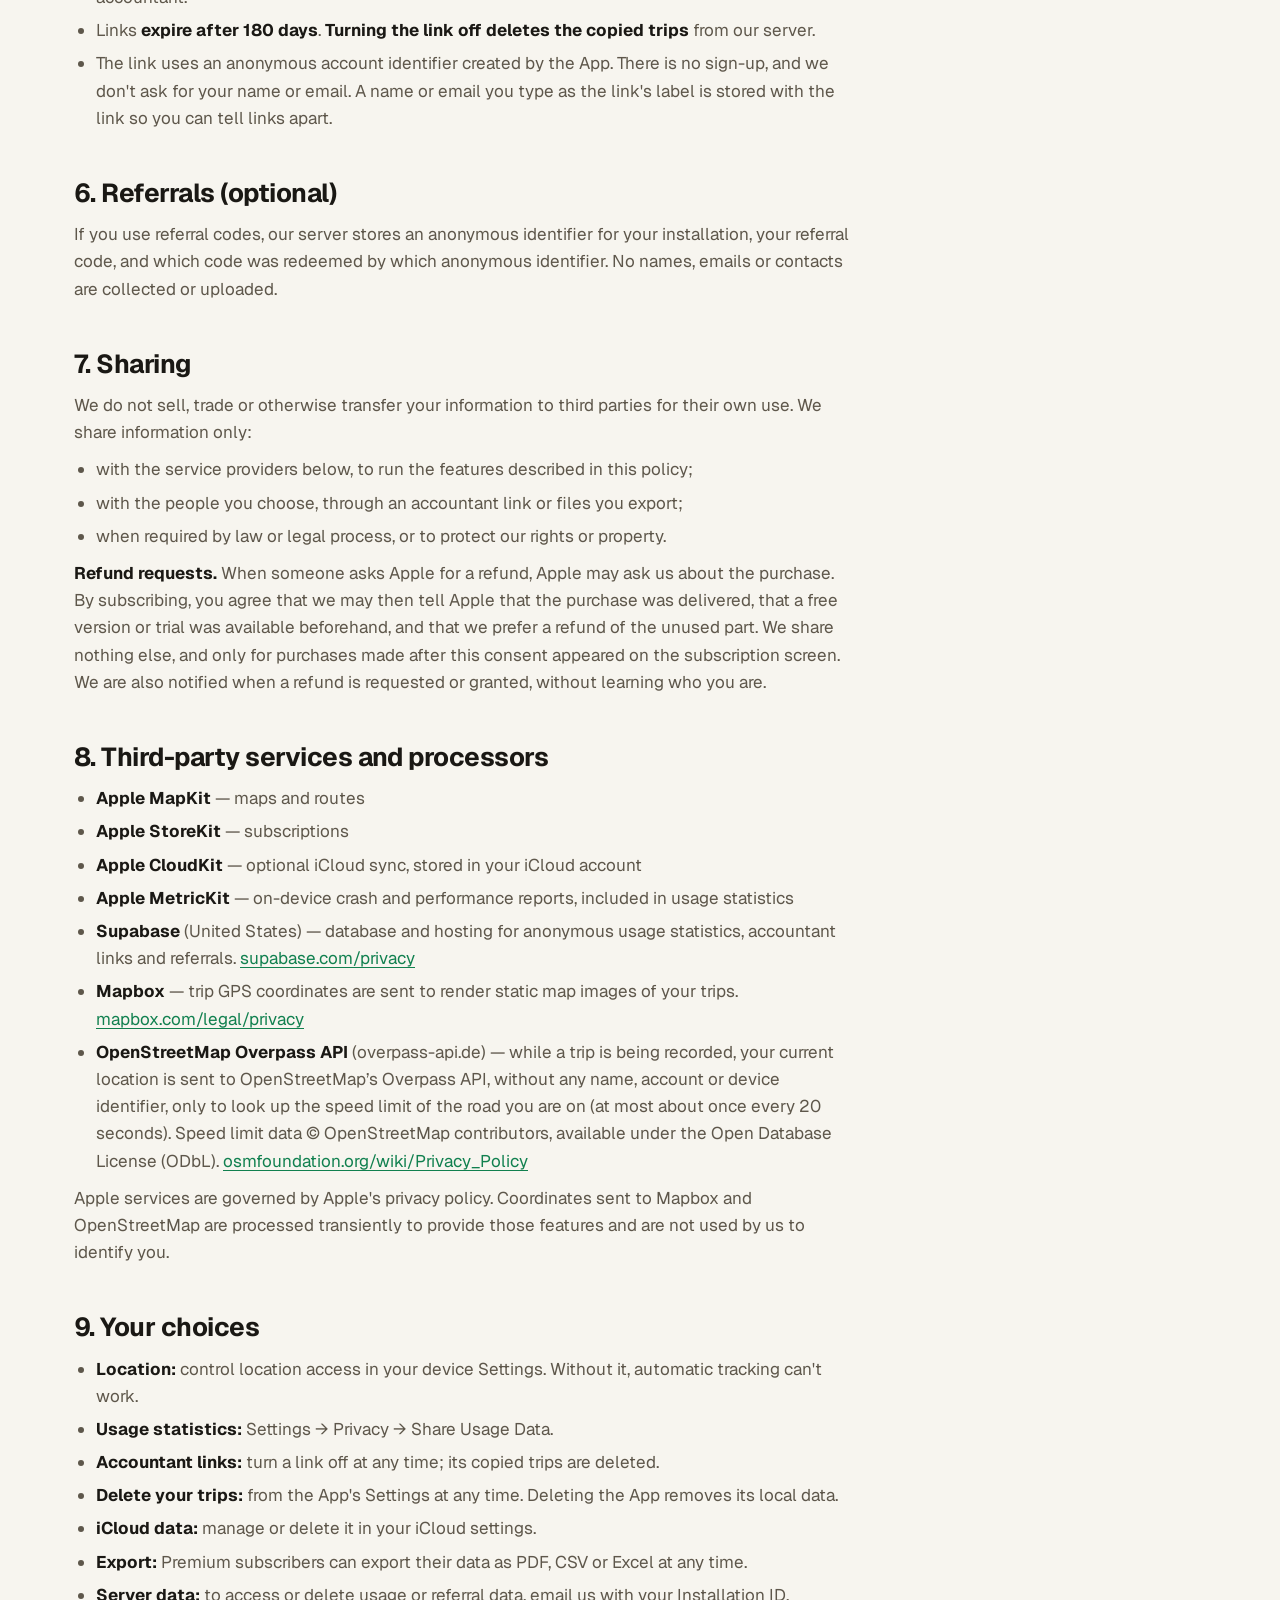
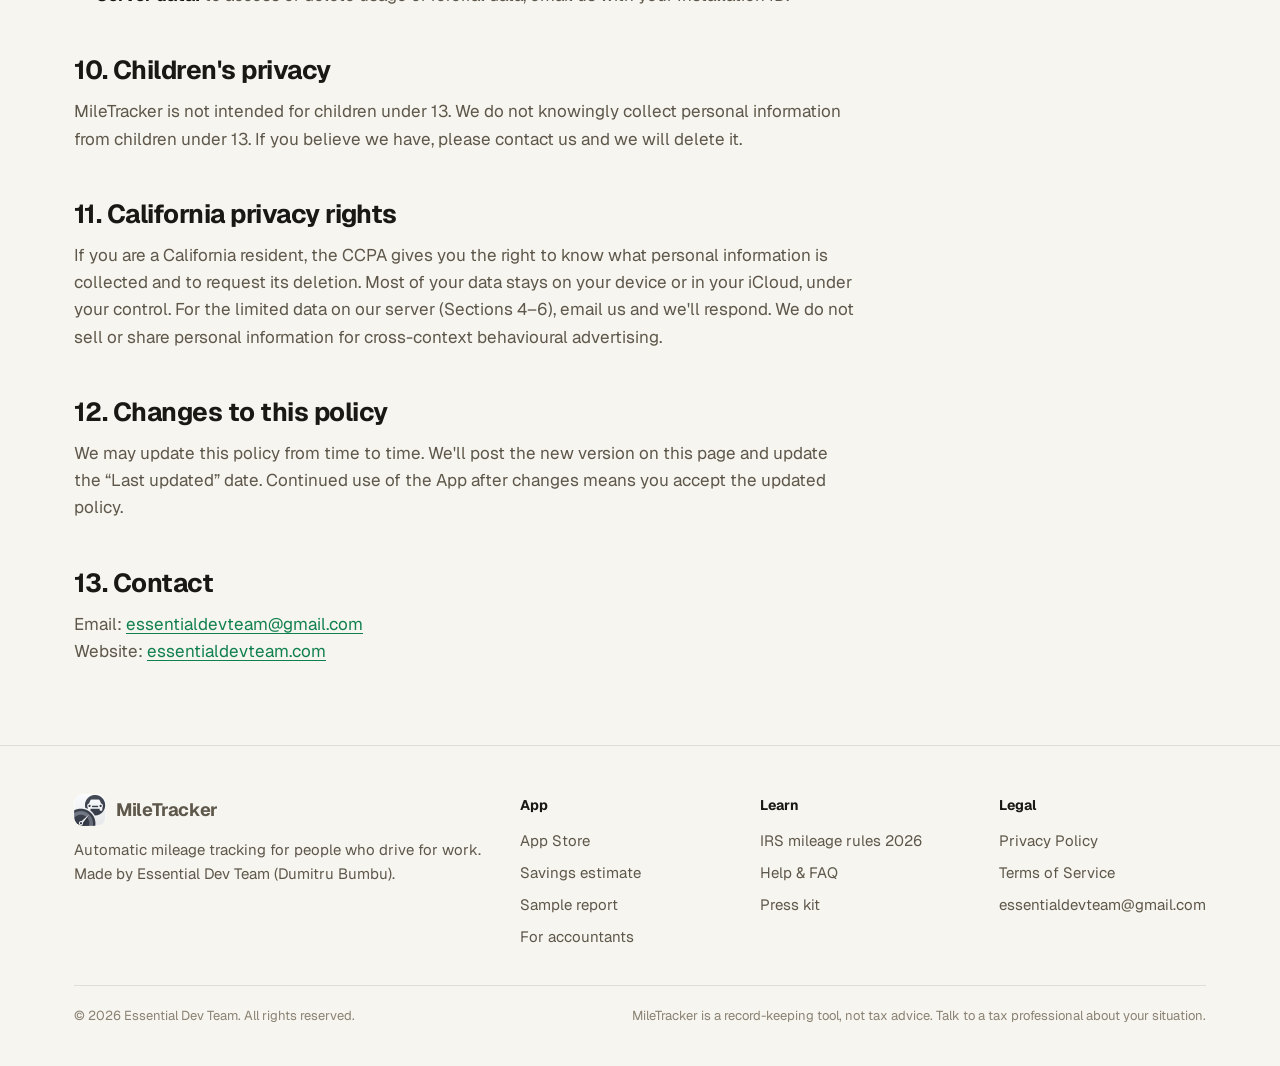
<file: privacy.html>
<!doctype html>
<html lang="en">
<head>
<meta charset="utf-8">
<meta name="viewport" content="width=device-width, initial-scale=1">
<title>Privacy Policy | MileTracker</title>
<meta name="description" content="How MileTracker handles your trips, location, anonymous usage statistics, accountant links and referrals.">
<link rel="canonical" href="https://snrgwa-bot.github.io/Milage-Tracker-Logbook/privacy.html">
<meta property="og:title" content="Privacy Policy | MileTracker">
<meta property="og:description" content="How MileTracker handles your trips, location, anonymous usage statistics, accountant links and referrals.">
<meta property="og:type" content="website">
<meta property="og:image" content="https://snrgwa-bot.github.io/Milage-Tracker-Logbook/press/social-1d.png">
<meta name="twitter:card" content="summary_large_image">
<meta name="theme-color" content="#0E1220" media="(prefers-color-scheme: dark)">
<meta name="theme-color" content="#F7F5EF" media="(prefers-color-scheme: light)">
<meta name="apple-itunes-app" content="app-id=6758228735">
<link rel="icon" href="img/app-icon.png">
<link rel="apple-touch-icon" href="img/app-icon.png">
<link rel="preconnect" href="https://fonts.googleapis.com"><link rel="preconnect" href="https://fonts.gstatic.com" crossorigin><link rel="stylesheet" href="https://fonts.googleapis.com/css2?family=Geist:wght@400;500;600;700;800&family=Geist+Mono:wght@500;600&family=Instrument+Serif:ital@0;1&display=swap">
<link rel="stylesheet" href="styles.css">

</head>
<body>
<a class="skip" href="#main">Skip to content</a>
<header class="site-head">
  <div class="wrap">
    <a class="brand" href="index.html"><img src="img/app-icon.png" alt="" width="32" height="32">MileTracker</a>
    <nav class="nav" aria-label="Main"><a href="index.html#how">How it works</a><a href="index.html#features">Features</a><a href="index.html#pricing">Pricing</a><a href="accountants.html">For accountants</a><a href="blog/irs-mileage-rules.html">IRS rules</a><a href="support.html">Support</a></nav>
    <a class="btn btn-primary btn-sm" href="https://apps.apple.com/us/app/miletracker-mileage-logbook/id6758228735"><svg viewBox="0 0 24 24" aria-hidden="true" fill="currentColor"><path d="M16.37 12.6c-.02-2.2 1.8-3.26 1.88-3.31-1.03-1.5-2.62-1.7-3.18-1.73-1.35-.14-2.64.8-3.33.8-.69 0-1.74-.78-2.87-.76-1.47.02-2.83.86-3.59 2.18-1.54 2.66-.39 6.6 1.1 8.76.73 1.06 1.6 2.24 2.73 2.2 1.1-.04 1.51-.71 2.84-.71 1.32 0 1.7.71 2.86.69 1.18-.02 1.93-1.07 2.65-2.13.84-1.22 1.18-2.41 1.2-2.47-.03-.01-2.3-.88-2.32-3.52zM14.2 6.13c.6-.73 1.01-1.75.9-2.76-.87.04-1.92.58-2.54 1.31-.56.64-1.05 1.68-.92 2.67.97.08 1.96-.49 2.56-1.22z"/></svg>Get the app</a>
  </div>
</header>
<main id="main">

<div class="wrap doc-hero"><p class="eyebrow">Legal</p><h1>Privacy Policy</h1><p>Last updated: October 26, 2026</p></div>
<div class="wrap"><div class="doc">
<div class="callout"><p><strong>The short version.</strong> Your trips live on your iPhone and, if you turn on sync, in your own iCloud. We never sell your data and there are no ads. A few things do reach our server: anonymous usage statistics (you can switch them off), and &mdash; only if you choose to use them &mdash; the accountant live link and referrals. Each is explained below.</p></div>
<nav class="toc" aria-label="Sections">
  <a href="#collect">What we collect</a><a href="#use">How we use it</a><a href="#storage">Storage</a><a href="#analytics">Usage statistics</a>
  <a href="#accountant-link">Accountant link</a><a href="#referrals">Referrals</a><a href="#sharing">Sharing</a><a href="#third-party">Third parties</a>
  <a href="#rights">Your choices</a><a href="#contact">Contact</a>
</nav>

<p>Essential Dev Team (&ldquo;we&rdquo;, &ldquo;our&rdquo; or &ldquo;us&rdquo;) operates the MileTracker mobile application (the &ldquo;App&rdquo;). This Privacy Policy explains what information the App handles, where it goes and the choices you have.</p>

<h2 id="collect">1. Information the App collects</h2>
<p><strong>Location data.</strong> MileTracker uses location to record your driving trips and calculate mileage, including GPS coordinates during trips, start and end locations, and the route.</p>
<p><strong>Motion data.</strong> Motion &amp; fitness data is used to detect when you start and stop driving, so trips can be recorded automatically.</p>
<p><strong>Background location.</strong> Automatic trip detection uses &ldquo;Always&rdquo; (background) location access together with motion &amp; fitness data, so trips can be detected and recorded even when the App is not open. You can turn off automatic detection in the App's Settings, or revoke background location and motion access at any time in your device's Settings.</p>
<p><strong>Photo library (add only).</strong> If you choose to save an exported trip or map image, the App asks for add-only access to your photo library so it can save the image. We never read or browse your existing photos.</p>
<p><strong>Trip information you enter.</strong> Categories (Business, Medical, Charity, Personal), purposes, notes and tags, vehicle information, odometer readings, fuel, expense and maintenance entries.</p>
<p><strong>Subscriptions.</strong> Apple processes payments. We receive your subscription status, not your payment details.</p>

<h2 id="use">2. How we use information</h2>
<ul>
  <li>Record and display your driving trips</li>
  <li>Calculate mileage and potential tax deductions</li>
  <li>Generate reports you export (PDF, CSV, Excel)</li>
  <li>Sync your data across your devices through your iCloud, if you turn it on</li>
  <li>Share your log with your accountant, only if you create a link</li>
  <li>Understand, in aggregate and anonymously, how the App is used and where it crashes, so we can improve it</li>
</ul>

<h2 id="storage">3. Where your data is stored</h2>
<p><strong>On your device.</strong> Trips, places, routes, notes, vehicles and expenses are stored on your iPhone by default.</p>
<p><strong>Your iCloud.</strong> If you enable iCloud sync, this data is stored in your personal iCloud account. It is encrypted by Apple and is not accessible to us.</p>
<p><strong>Our server &mdash; limited cases only.</strong> We do not keep your trip history on our servers, except for the trips you choose to share through an <a href="#accountant-link">accountant live link</a>, for as long as that link is active. We also receive the anonymous <a href="#analytics">usage statistics</a> and <a href="#referrals">referral</a> records described below. Our server is operated by Supabase in the United States.</p>
<p><strong>We do not</strong> sell your data, use it for advertising, show ads, or share your location with anyone for their own purposes. (Coordinates are sent to Mapbox and OpenStreetMap only to draw map images and look up speed limits &mdash; see <a href="#third-party">Section 8</a>.)</p>

<h2 id="analytics">4. Anonymous usage statistics</h2>
<p>Unless you switch it off, the App sends anonymous usage statistics to our server. They are tied to a random <strong>Installation ID</strong> created on your device &mdash; not to your name, Apple ID or any advertising identifier.</p>
<h3>What is sent</h3>
<ul>
  <li><strong>Device and app:</strong> device model, iOS version, app version and build</li>
  <li><strong>Settings context:</strong> language, region and time zone; accessibility settings in use (for example larger text or VoiceOver on/off)</li>
  <li><strong>Sessions:</strong> when the App is opened and closed, and the last screen you were on</li>
  <li><strong>App events:</strong> a trip was reviewed (with the category chosen); a trip was recorded or added (with a distance bucket such as &ldquo;5&ndash;15 mi&rdquo;, never the exact distance); a trip was deleted, merged or split; a report was exported (report type and format); the theme was changed; an accountant link was created or revoked; a referral code was redeemed (success or failure only); the recap or milestones screen was opened; onboarding was completed</li>
  <li><strong>Subscription screens:</strong> paywall views and taps, and purchase and restore events (success, cancelled or failed)</li>
  <li><strong>Review prompts:</strong> when the App asks iOS to show a rating prompt</li>
  <li><strong>Diagnostics:</strong> crash and performance reports from Apple's MetricKit</li>
</ul>
<h3>What is never sent</h3>
<p>Your name, email, phone number, address or location; trip places, addresses or routes; notes or purposes; amounts (miles, deductions, expenses); your Advertising Identifier (IDFA) or Identifier for Vendor (IDFV); prices, receipts or transaction IDs. Your IP address is not stored or used.</p>
<h3>Retention, opt-out and deletion</h3>
<ul>
  <li>Usage events are kept for <strong>13 months</strong>; crash and performance diagnostics for <strong>6 months</strong>. Then they are deleted.</li>
  <li><strong>Opt out:</strong> Settings &rarr; Privacy &rarr; <strong>Share Usage Data</strong>. When it's off, nothing is collected or sent.</li>
  <li><strong>Delete:</strong> email <a href="mailto:essentialdevteam@gmail.com">essentialdevteam@gmail.com</a> with the <strong>Installation ID</strong> shown under Settings &rarr; Privacy, and we'll delete everything tied to it.</li>
</ul>

<h2 id="accountant-link">5. Accountant live link (optional)</h2>
<p>This only happens if you create a link in Settings &rarr; Accountant access.</p>
<ul>
  <li>Your trips from the <strong>last 13 months</strong> are copied to our server (Supabase, US) so that the person you give the link to can view and download them in a browser. For each trip this includes: date, start time, from and to place names, miles, category, purpose/notes, deduction, tolls, parking and vehicle name.</li>
  <li>When <strong>&ldquo;Hide personal trips&rdquo;</strong> is on (it is on by default), personal trips are not copied.</li>
  <li>Anyone with the link can see this data, so share it only with people you trust, like your accountant.</li>
  <li>Links <strong>expire after 180 days</strong>. <strong>Turning the link off deletes the copied trips</strong> from our server.</li>
  <li>The link uses an anonymous account identifier created by the App. There is no sign-up, and we don't ask for your name or email. A name or email you type as the link's label is stored with the link so you can tell links apart.</li>
</ul>

<h2 id="referrals">6. Referrals (optional)</h2>
<p>If you use referral codes, our server stores an anonymous identifier for your installation, your referral code, and which code was redeemed by which anonymous identifier. No names, emails or contacts are collected or uploaded.</p>

<h2 id="sharing">7. Sharing</h2>
<p>We do not sell, trade or otherwise transfer your information to third parties for their own use. We share information only:</p>
<ul>
  <li>with the service providers below, to run the features described in this policy;</li>
  <li>with the people you choose, through an accountant link or files you export;</li>
  <li>when required by law or legal process, or to protect our rights or property.</li>
</ul>
<p id="refunds"><strong>Refund requests.</strong> When someone asks Apple for a refund, Apple may ask us about the purchase. By subscribing, you agree that we may then tell Apple that the purchase was delivered, that a free version or trial was available beforehand, and that we prefer a refund of the unused part. We share nothing else, and only for purchases made after this consent appeared on the subscription screen. We are also notified when a refund is requested or granted, without learning who you are.</p>

<h2 id="third-party">8. Third-party services and processors</h2>
<ul>
  <li><strong>Apple MapKit</strong> &mdash; maps and routes</li>
  <li><strong>Apple StoreKit</strong> &mdash; subscriptions</li>
  <li><strong>Apple CloudKit</strong> &mdash; optional iCloud sync, stored in your iCloud account</li>
  <li><strong>Apple MetricKit</strong> &mdash; on-device crash and performance reports, included in usage statistics</li>
  <li><strong>Supabase</strong> (United States) &mdash; database and hosting for anonymous usage statistics, accountant links and referrals. <a href="https://supabase.com/privacy">supabase.com/privacy</a></li>
  <li><strong>Mapbox</strong> &mdash; trip GPS coordinates are sent to render static map images of your trips. <a href="https://www.mapbox.com/legal/privacy">mapbox.com/legal/privacy</a></li>
  <li><strong>OpenStreetMap Overpass API</strong> (overpass-api.de) &mdash; while a trip is being recorded, your current location is sent to OpenStreetMap&rsquo;s Overpass API, without any name, account or device identifier, only to look up the speed limit of the road you are on (at most about once every 20 seconds). Speed limit data &copy; OpenStreetMap contributors, available under the Open Database License (ODbL). <a href="https://osmfoundation.org/wiki/Privacy_Policy">osmfoundation.org/wiki/Privacy_Policy</a></li>
</ul>
<p>Apple services are governed by Apple's privacy policy. Coordinates sent to Mapbox and OpenStreetMap are processed transiently to provide those features and are not used by us to identify you.</p>

<h2 id="rights">9. Your choices</h2>
<ul>
  <li><strong>Location:</strong> control location access in your device Settings. Without it, automatic tracking can't work.</li>
  <li><strong>Usage statistics:</strong> Settings &rarr; Privacy &rarr; Share Usage Data.</li>
  <li><strong>Accountant links:</strong> turn a link off at any time; its copied trips are deleted.</li>
  <li><strong>Delete your trips:</strong> from the App's Settings at any time. Deleting the App removes its local data.</li>
  <li><strong>iCloud data:</strong> manage or delete it in your iCloud settings.</li>
  <li><strong>Export:</strong> Premium subscribers can export their data as PDF, CSV or Excel at any time.</li>
  <li><strong>Server data:</strong> to access or delete usage or referral data, email us with your Installation ID.</li>
</ul>

<h2>10. Children's privacy</h2>
<p>MileTracker is not intended for children under 13. We do not knowingly collect personal information from children under 13. If you believe we have, please contact us and we will delete it.</p>

<h2>11. California privacy rights</h2>
<p>If you are a California resident, the CCPA gives you the right to know what personal information is collected and to request its deletion. Most of your data stays on your device or in your iCloud, under your control. For the limited data on our server (Sections 4&ndash;6), email us and we'll respond. We do not sell or share personal information for cross-context behavioural advertising.</p>

<h2>12. Changes to this policy</h2>
<p>We may update this policy from time to time. We'll post the new version on this page and update the &ldquo;Last updated&rdquo; date. Continued use of the App after changes means you accept the updated policy.</p>

<h2 id="contact">13. Contact</h2>
<p>Email: <a href="mailto:essentialdevteam@gmail.com">essentialdevteam@gmail.com</a><br>Website: <a href="https://essentialdevteam.com">essentialdevteam.com</a></p>
</div></div>
</main>
<footer class="site-foot">
  <div class="wrap">
    <div class="cols">
      <div>
        <a class="brand" href="index.html"><img src="img/app-icon.png" alt="" width="32" height="32">MileTracker</a>
        <p>Automatic mileage tracking for people who drive for work. Made by Essential Dev Team (Dumitru Bumbu).</p>
      </div>
      <div><h4>App</h4><ul>
        <li><a href="https://apps.apple.com/us/app/miletracker-mileage-logbook/id6758228735">App Store</a></li>
        <li><a href="get-started.html">Savings estimate</a></li>
        <li><a href="sample-report.html">Sample report</a></li>
        <li><a href="accountants.html">For accountants</a></li>
      </ul></div>
      <div><h4>Learn</h4><ul>
        <li><a href="blog/irs-mileage-rules.html">IRS mileage rules 2026</a></li>
        <li><a href="support.html">Help &amp; FAQ</a></li>
        <li><a href="press/index.html">Press kit</a></li>
      </ul></div>
      <div><h4>Legal</h4><ul>
        <li><a href="privacy.html">Privacy Policy</a></li>
        <li><a href="terms.html">Terms of Service</a></li>
        <li><a href="mailto:essentialdevteam@gmail.com">essentialdevteam@gmail.com</a></li>
      </ul></div>
    </div>
    <div class="legal"><span>&copy; 2026 Essential Dev Team. All rights reserved.</span><span>MileTracker is a record-keeping tool, not tax advice. Talk to a tax professional about your situation.</span></div>
  </div>
</footer>
</body>
</html>
</file>
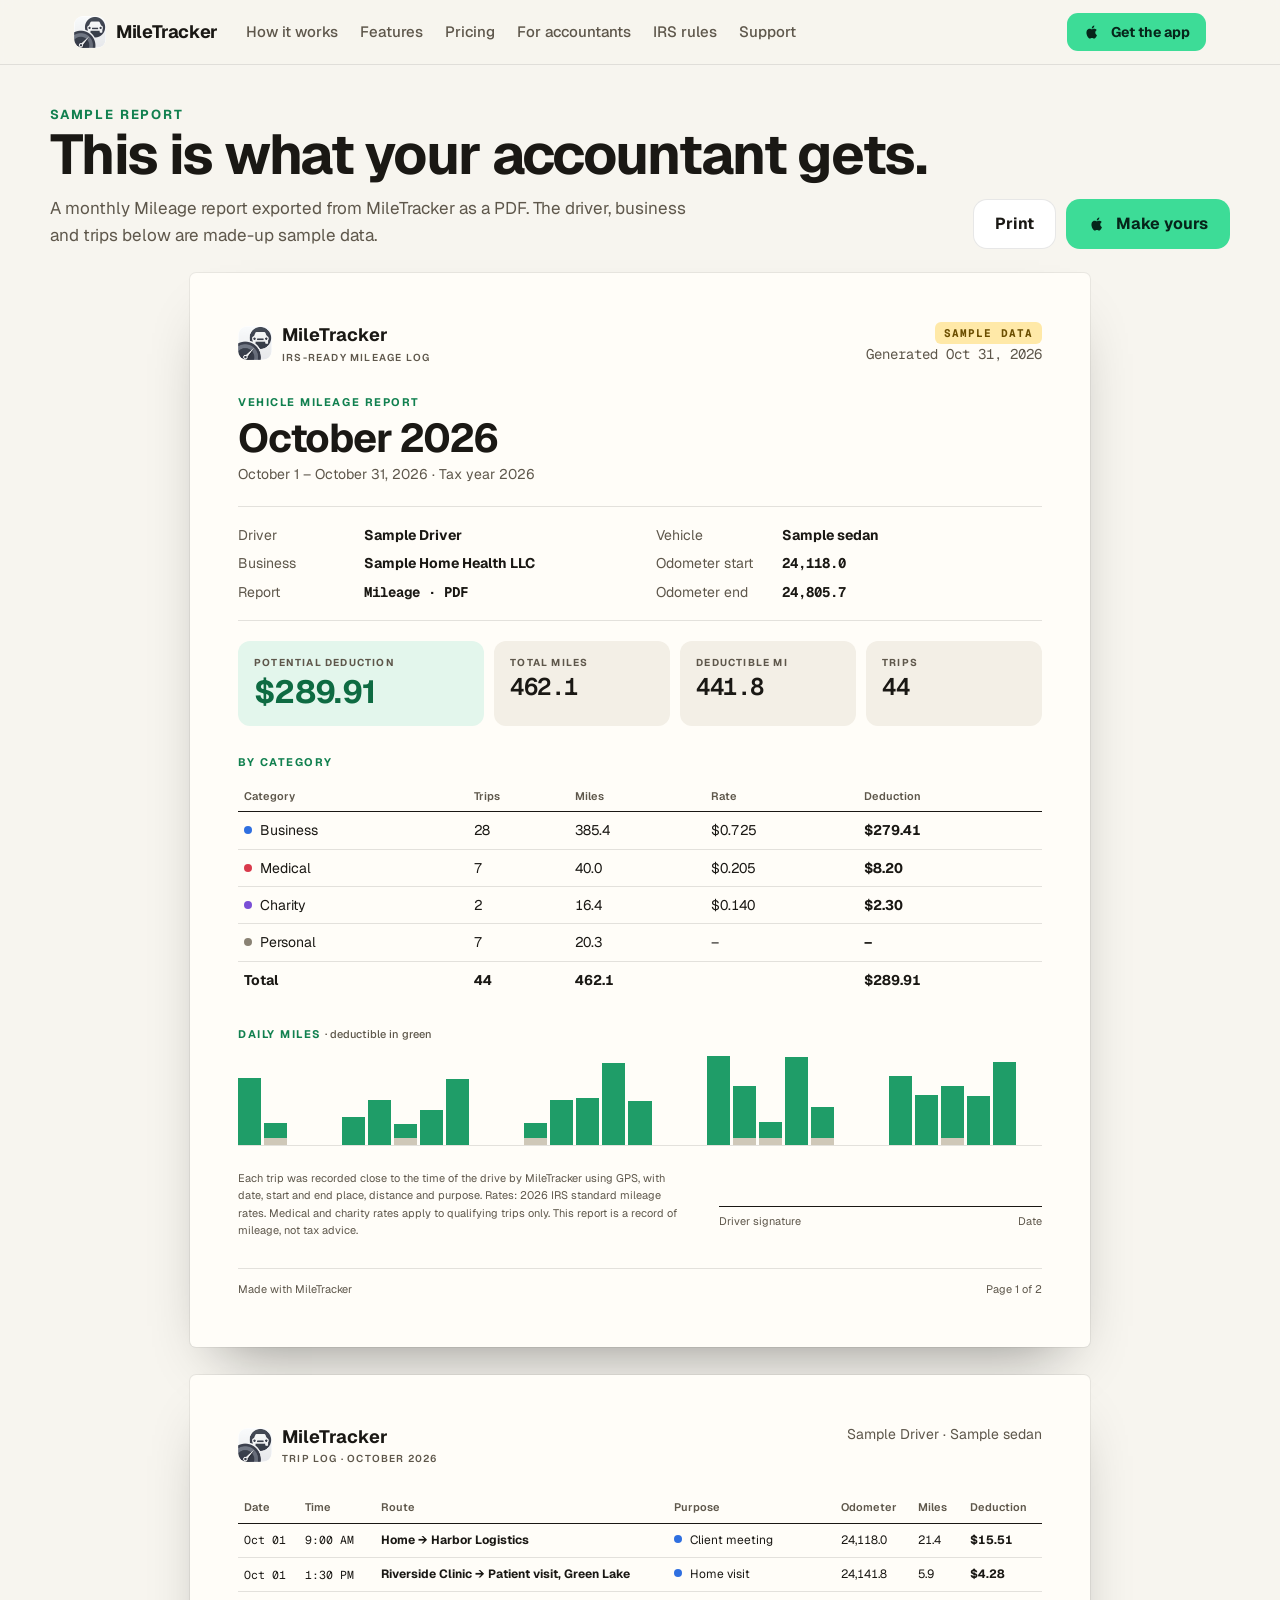
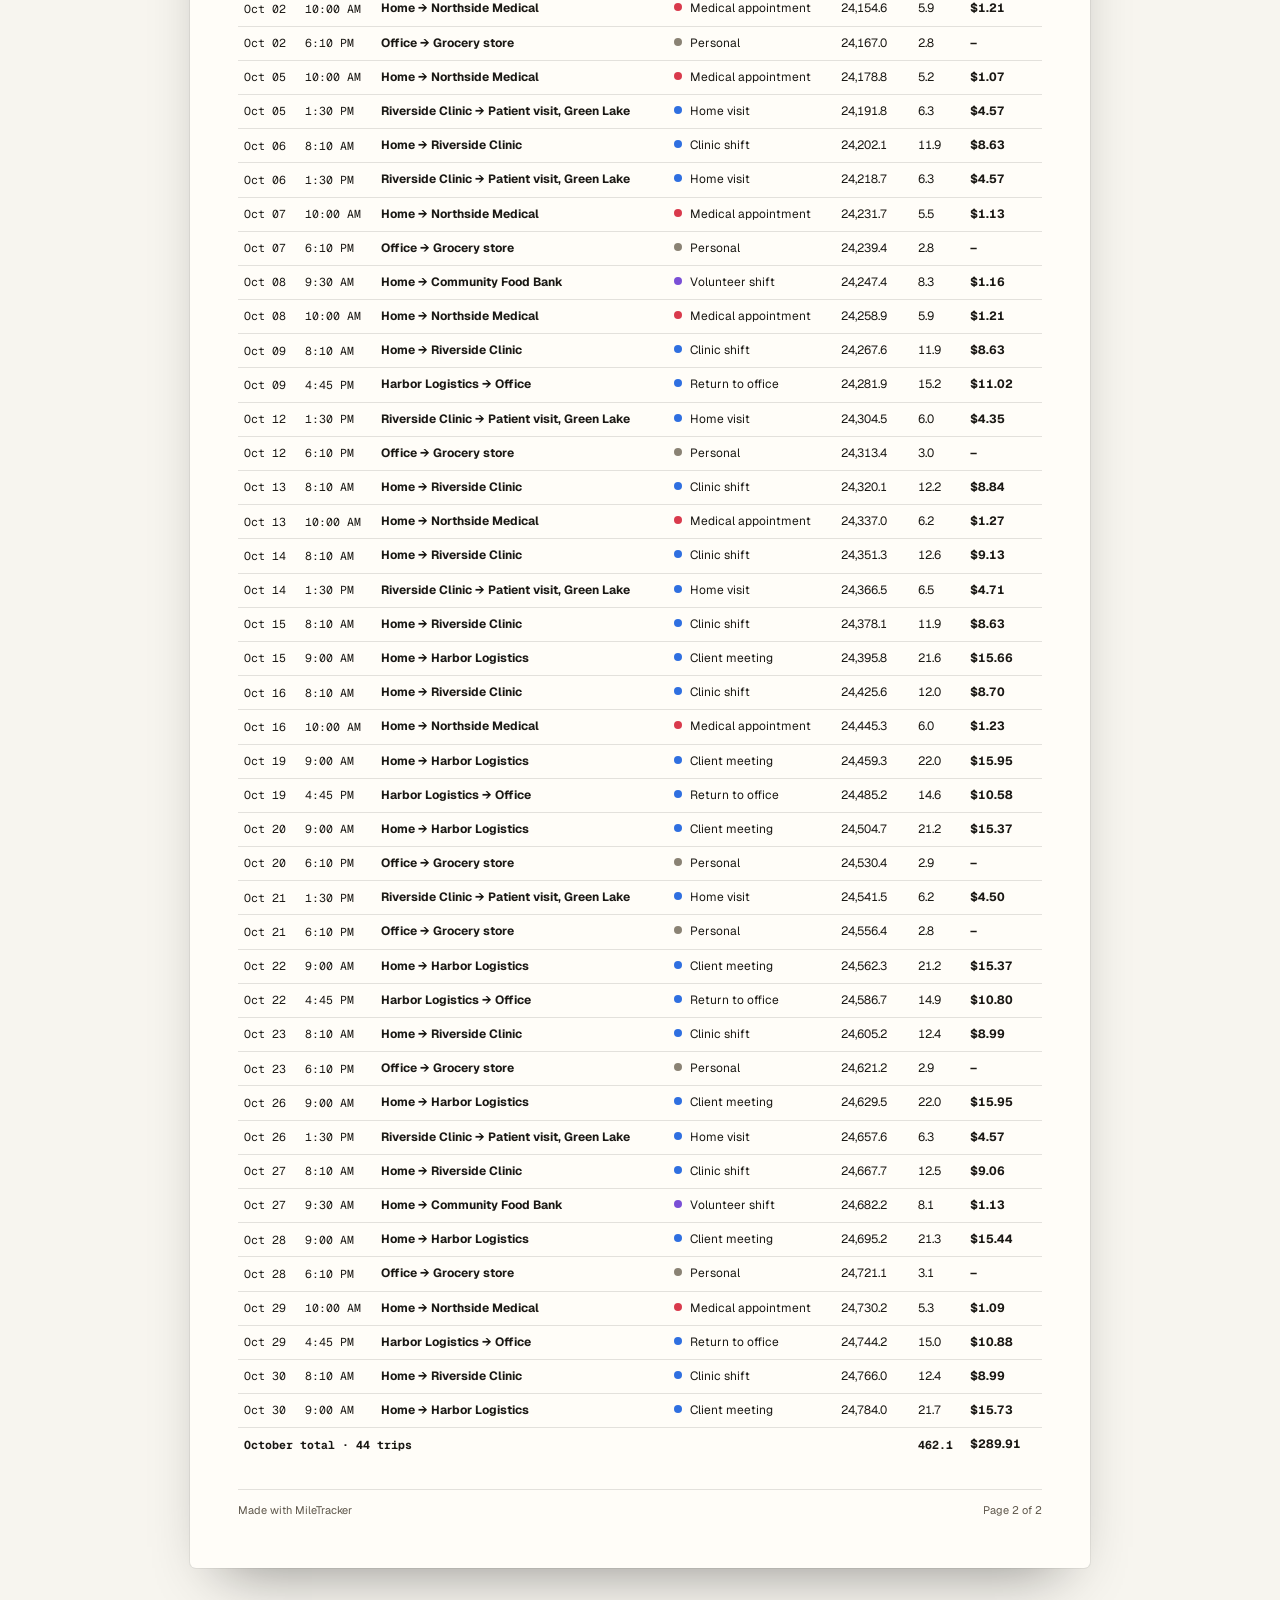
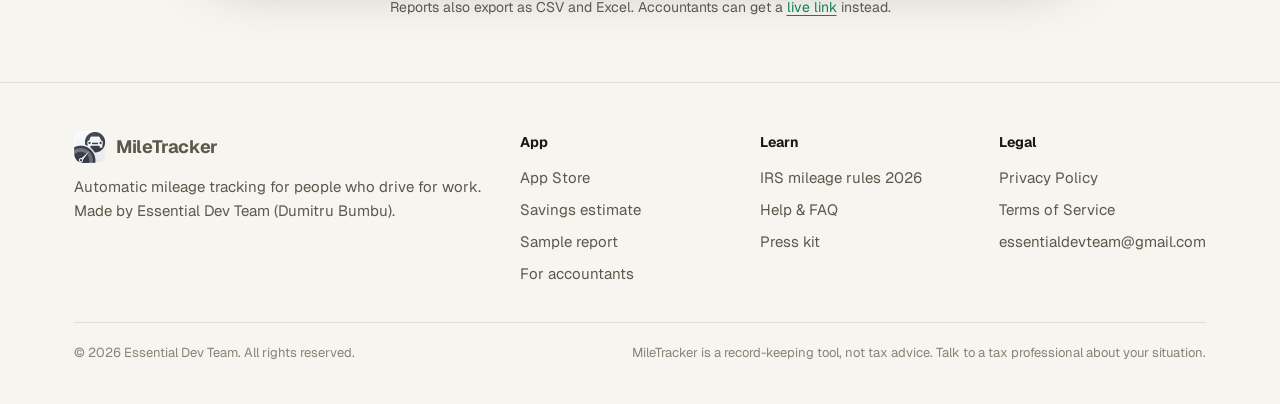
<file: sample-report.html>
<!doctype html>
<html lang="en">
<head>
<meta charset="utf-8">
<meta name="viewport" content="width=device-width, initial-scale=1">
<title>Sample Mileage Report (IRS-Ready PDF) | MileTracker</title>
<meta name="description" content="See a sample monthly mileage report from MileTracker: deduction by category at 2026 IRS rates, daily miles and a full trip log with odometer readings.">
<link rel="canonical" href="https://snrgwa-bot.github.io/Milage-Tracker-Logbook/sample-report.html">
<meta property="og:title" content="Sample Mileage Report (IRS-Ready PDF) | MileTracker">
<meta property="og:description" content="See a sample monthly mileage report from MileTracker: deduction by category at 2026 IRS rates, daily miles and a full trip log with odometer readings.">
<meta property="og:type" content="website">
<meta property="og:image" content="https://snrgwa-bot.github.io/Milage-Tracker-Logbook/press/social-1d.png">
<meta name="twitter:card" content="summary_large_image">
<meta name="theme-color" content="#0E1220" media="(prefers-color-scheme: dark)">
<meta name="theme-color" content="#F7F5EF" media="(prefers-color-scheme: light)">
<meta name="apple-itunes-app" content="app-id=6758228735">
<link rel="icon" href="img/app-icon.png">
<link rel="apple-touch-icon" href="img/app-icon.png">
<link rel="preconnect" href="https://fonts.googleapis.com"><link rel="preconnect" href="https://fonts.gstatic.com" crossorigin><link rel="stylesheet" href="https://fonts.googleapis.com/css2?family=Geist:wght@400;500;600;700;800&family=Geist+Mono:wght@500;600&family=Instrument+Serif:ital@0;1&display=swap">
<link rel="stylesheet" href="styles.css">

</head>
<body>
<a class="skip" href="#main">Skip to content</a>
<header class="site-head">
  <div class="wrap">
    <a class="brand" href="index.html"><img src="img/app-icon.png" alt="" width="32" height="32">MileTracker</a>
    <nav class="nav" aria-label="Main"><a href="index.html#how">How it works</a><a href="index.html#features">Features</a><a href="index.html#pricing">Pricing</a><a href="accountants.html">For accountants</a><a href="blog/irs-mileage-rules.html">IRS rules</a><a href="support.html">Support</a></nav>
    <a class="btn btn-primary btn-sm" href="https://apps.apple.com/us/app/miletracker-mileage-logbook/id6758228735"><svg viewBox="0 0 24 24" aria-hidden="true" fill="currentColor"><path d="M16.37 12.6c-.02-2.2 1.8-3.26 1.88-3.31-1.03-1.5-2.62-1.7-3.18-1.73-1.35-.14-2.64.8-3.33.8-.69 0-1.74-.78-2.87-.76-1.47.02-2.83.86-3.59 2.18-1.54 2.66-.39 6.6 1.1 8.76.73 1.06 1.6 2.24 2.73 2.2 1.1-.04 1.51-.71 2.84-.71 1.32 0 1.7.71 2.86.69 1.18-.02 1.93-1.07 2.65-2.13.84-1.22 1.18-2.41 1.2-2.47-.03-.01-2.3-.88-2.32-3.52zM14.2 6.13c.6-.73 1.01-1.75.9-2.76-.87.04-1.92.58-2.54 1.31-.56.64-1.05 1.68-.92 2.67.97.08 1.96-.49 2.56-1.22z"/></svg>Get the app</a>
  </div>
</header>
<main id="main">
<style>
.rep-wrap { padding: 40px 0 24px; }
.rep-intro { display: flex; justify-content: space-between; align-items: end; gap: 20px; flex-wrap: wrap; margin-bottom: 24px; }
.rep-intro h1 { font-size: clamp(34px, 5vw, 56px); font-weight: 700; }
.sheet { --p-ink: #1A1814; --p-ink2: #5E574B; --p-line: rgba(26,24,20,.12); background: #FFFDF8; color: var(--p-ink); border-radius: 6px; box-shadow: 0 30px 60px -30px rgba(0,0,0,.45), 0 0 0 1px rgba(0,0,0,.06); padding: 48px; max-width: 900px; margin: 0 auto 28px; font-size: 14px; }
.sheet .muted { color: var(--p-ink2); }
.sheet header { display: flex; justify-content: space-between; gap: 16px; align-items: flex-start; }
.sheet .logo { display: flex; gap: 10px; align-items: center; font-weight: 700; font-size: 18px; }
.sheet .logo img { width: 34px; height: 34px; border-radius: 9px; }
.sheet .logo small { display: block; font-size: 10px; letter-spacing: .12em; color: var(--p-ink2); font-weight: 600; }
.sheet h2 { font-size: 40px; margin: 6px 0 4px; letter-spacing: -.03em; }
.sheet .kick { color: #11804F; font-size: 11px; font-weight: 700; letter-spacing: .14em; margin-top: 28px; }
.meta { display: grid; grid-template-columns: 1fr 1fr; gap: 0 32px; border-top: 1px solid var(--p-line); border-bottom: 1px solid var(--p-line); padding: 14px 0; margin: 20px 0; }
.meta div { display: flex; gap: 16px; padding: 3px 0; } .meta span { color: var(--p-ink2); width: 110px; flex: none; }
.tiles { display: grid; grid-template-columns: 1.4fr 1fr 1fr 1fr; gap: 10px; }
.tile { background: #F3EFE6; border-radius: 12px; padding: 14px 16px; } .tile.hi { background: #E3F6EC; }
.tile span { font-size: 10px; font-weight: 700; letter-spacing: .12em; color: var(--p-ink2); display: block; }
.tile b { font: 600 24px 'Geist Mono', monospace; letter-spacing: -.02em; }
.tile.hi b { font: 700 32px var(--sans); color: #0E6B42; }
.sheet table { width: 100%; border-collapse: collapse; margin-top: 10px; }
.sheet th { text-align: left; font-size: 11px; color: var(--p-ink2); font-weight: 600; border-bottom: 1.5px solid var(--p-ink); padding: 6px 6px; }
.sheet td { padding: 7px 6px; border-bottom: 1px solid var(--p-line); }
.sheet .num, .sheet td:nth-child(n+2) { font-variant-numeric: tabular-nums; }
.sheet tfoot td { border-top: 1.5px solid var(--p-ink); border-bottom: 0; font-weight: 700; }
.dot { display: inline-block; width: 8px; height: 8px; border-radius: 50%; margin-right: 8px; vertical-align: 1px; }
.chart { display: flex; align-items: flex-end; gap: 3px; height: 90px; margin-top: 12px; border-bottom: 1px solid var(--p-line); }
.bar { flex: 1; height: 100%; display: flex; flex-direction: column-reverse; }
.bar span { display: block; background: #1F9D68; }
.log { font-size: 12px; min-width: 720px; } .log td:nth-child(1), .log td:nth-child(2) { white-space: nowrap; font-family: 'Geist Mono', monospace; font-size: 11.5px; }
.sig { display: grid; grid-template-columns: 1.4fr 1fr; gap: 28px; margin-top: 24px; font-size: 11px; color: var(--p-ink2); }
.sig .line { border-top: 1px solid var(--p-ink); padding-top: 6px; margin-top: 36px; display: flex; justify-content: space-between; }
.sheet footer { margin-top: 28px; display: flex; justify-content: space-between; font-size: 11px; color: var(--p-ink2); border-top: 1px solid var(--p-line); padding-top: 12px; }
.sample-tag { background: #FFE9A8; color: #6B4E00; font-size: 11px; font-weight: 700; letter-spacing: .1em; padding: 4px 9px; border-radius: 6px; }
@media (max-width: 720px) { .sheet { padding: 22px 16px; } .meta { grid-template-columns: 1fr; } .tiles { grid-template-columns: 1fr 1fr; } .sig { grid-template-columns: 1fr; } .sheet h2 { font-size: 30px; } }
@media print {
  .site-head, .site-foot, .rep-intro, .no-print { display: none !important; }
  body { background: #fff; }
  .sheet { box-shadow: none; max-width: none; padding: 0; margin: 0; page-break-after: always; }
}
</style>
<div class="wrap rep-wrap">
  <div class="rep-intro">
    <div><p class="eyebrow">Sample report</p><h1>This is what your accountant gets.</h1>
    <p class="muted" style="margin-top:10px;max-width:640px">A monthly Mileage report exported from MileTracker as a PDF. The driver, business and trips below are made-up sample data.</p></div>
    <div class="no-print" style="display:flex;gap:10px;flex-wrap:wrap"><button class="btn btn-ghost" onclick="window.print()">Print</button><a class="btn btn-primary" href="https://apps.apple.com/us/app/miletracker-mileage-logbook/id6758228735"><svg viewBox="0 0 24 24" aria-hidden="true" fill="currentColor"><path d="M16.37 12.6c-.02-2.2 1.8-3.26 1.88-3.31-1.03-1.5-2.62-1.7-3.18-1.73-1.35-.14-2.64.8-3.33.8-.69 0-1.74-.78-2.87-.76-1.47.02-2.83.86-3.59 2.18-1.54 2.66-.39 6.6 1.1 8.76.73 1.06 1.6 2.24 2.73 2.2 1.1-.04 1.51-.71 2.84-.71 1.32 0 1.7.71 2.86.69 1.18-.02 1.93-1.07 2.65-2.13.84-1.22 1.18-2.41 1.2-2.47-.03-.01-2.3-.88-2.32-3.52zM14.2 6.13c.6-.73 1.01-1.75.9-2.76-.87.04-1.92.58-2.54 1.31-.56.64-1.05 1.68-.92 2.67.97.08 1.96-.49 2.56-1.22z"/></svg>Make yours</a></div>
  </div>

  <div class="sheet">
    <header>
      <div class="logo"><img src="img/app-icon.png" alt=""><div>MileTracker<small>IRS-READY MILEAGE LOG</small></div></div>
      <div style="text-align:right" class="muted mono"><span class="sample-tag">SAMPLE DATA</span><br>Generated Oct 31, 2026</div>
    </header>
    <p class="kick">VEHICLE MILEAGE REPORT</p>
    <h2>October 2026</h2>
    <p class="muted">October 1 &ndash; October 31, 2026 &middot; Tax year 2026</p>
    <div class="meta">
      <div><span>Driver</span><b>Sample Driver</b></div><div><span>Vehicle</span><b>Sample sedan</b></div>
      <div><span>Business</span><b>Sample Home Health LLC</b></div><div><span>Odometer start</span><b class="mono">24,118.0</b></div>
      <div><span>Report</span><b class="mono">Mileage &middot; PDF</b></div><div><span>Odometer end</span><b class="mono">24,805.7</b></div>
    </div>
    <div class="tiles">
      <div class="tile hi"><span>POTENTIAL DEDUCTION</span><b>$289.91</b></div>
      <div class="tile"><span>TOTAL MILES</span><b>462.1</b></div>
      <div class="tile"><span>DEDUCTIBLE MI</span><b>441.8</b></div>
      <div class="tile"><span>TRIPS</span><b>44</b></div>
    </div>
    <p class="kick">BY CATEGORY</p>
    <div class="table-scroll"><table>
      <thead><tr><th>Category</th><th>Trips</th><th>Miles</th><th>Rate</th><th>Deduction</th></tr></thead>
      <tbody><tr><td><i class="dot" style="background:#2F6FE0"></i>Business</td><td>28</td><td>385.4</td><td>$0.725</td><td><b>$279.41</b></td></tr><tr><td><i class="dot" style="background:#D93A4C"></i>Medical</td><td>7</td><td>40.0</td><td>$0.205</td><td><b>$8.20</b></td></tr><tr><td><i class="dot" style="background:#7A4FD6"></i>Charity</td><td>2</td><td>16.4</td><td>$0.140</td><td><b>$2.30</b></td></tr><tr><td><i class="dot" style="background:#8A8274"></i>Personal</td><td>7</td><td>20.3</td><td>&ndash;</td><td><b>&ndash;</b></td></tr></tbody>
      <tfoot><tr><td>Total</td><td>44</td><td>462.1</td><td></td><td>$289.91</td></tr></tfoot>
    </table></div>
    <p class="kick">DAILY MILES <span class="muted" style="font-weight:500;letter-spacing:0">&middot; deductible in green</span></p>
    <div class="chart" aria-hidden="true"><div class="bar" title="Oct 1"><span style="height:0%;background:#CFC8B8"></span><span style="height:75%"></span></div><div class="bar" title="Oct 2"><span style="height:8%;background:#CFC8B8"></span><span style="height:16%"></span></div><div class="bar" title="Oct 3"><span style="height:0%;background:#CFC8B8"></span><span style="height:0%"></span></div><div class="bar" title="Oct 4"><span style="height:0%;background:#CFC8B8"></span><span style="height:0%"></span></div><div class="bar" title="Oct 5"><span style="height:0%;background:#CFC8B8"></span><span style="height:31%"></span></div><div class="bar" title="Oct 6"><span style="height:0%;background:#CFC8B8"></span><span style="height:50%"></span></div><div class="bar" title="Oct 7"><span style="height:8%;background:#CFC8B8"></span><span style="height:15%"></span></div><div class="bar" title="Oct 8"><span style="height:0%;background:#CFC8B8"></span><span style="height:39%"></span></div><div class="bar" title="Oct 9"><span style="height:0%;background:#CFC8B8"></span><span style="height:74%"></span></div><div class="bar" title="Oct 10"><span style="height:0%;background:#CFC8B8"></span><span style="height:0%"></span></div><div class="bar" title="Oct 11"><span style="height:0%;background:#CFC8B8"></span><span style="height:0%"></span></div><div class="bar" title="Oct 12"><span style="height:8%;background:#CFC8B8"></span><span style="height:16%"></span></div><div class="bar" title="Oct 13"><span style="height:0%;background:#CFC8B8"></span><span style="height:50%"></span></div><div class="bar" title="Oct 14"><span style="height:0%;background:#CFC8B8"></span><span style="height:52%"></span></div><div class="bar" title="Oct 15"><span style="height:0%;background:#CFC8B8"></span><span style="height:92%"></span></div><div class="bar" title="Oct 16"><span style="height:0%;background:#CFC8B8"></span><span style="height:49%"></span></div><div class="bar" title="Oct 17"><span style="height:0%;background:#CFC8B8"></span><span style="height:0%"></span></div><div class="bar" title="Oct 18"><span style="height:0%;background:#CFC8B8"></span><span style="height:0%"></span></div><div class="bar" title="Oct 19"><span style="height:0%;background:#CFC8B8"></span><span style="height:100%"></span></div><div class="bar" title="Oct 20"><span style="height:8%;background:#CFC8B8"></span><span style="height:58%"></span></div><div class="bar" title="Oct 21"><span style="height:8%;background:#CFC8B8"></span><span style="height:17%"></span></div><div class="bar" title="Oct 22"><span style="height:0%;background:#CFC8B8"></span><span style="height:99%"></span></div><div class="bar" title="Oct 23"><span style="height:8%;background:#CFC8B8"></span><span style="height:34%"></span></div><div class="bar" title="Oct 24"><span style="height:0%;background:#CFC8B8"></span><span style="height:0%"></span></div><div class="bar" title="Oct 25"><span style="height:0%;background:#CFC8B8"></span><span style="height:0%"></span></div><div class="bar" title="Oct 26"><span style="height:0%;background:#CFC8B8"></span><span style="height:77%"></span></div><div class="bar" title="Oct 27"><span style="height:0%;background:#CFC8B8"></span><span style="height:56%"></span></div><div class="bar" title="Oct 28"><span style="height:8%;background:#CFC8B8"></span><span style="height:58%"></span></div><div class="bar" title="Oct 29"><span style="height:0%;background:#CFC8B8"></span><span style="height:55%"></span></div><div class="bar" title="Oct 30"><span style="height:0%;background:#CFC8B8"></span><span style="height:93%"></span></div><div class="bar" title="Oct 31"><span style="height:0%;background:#CFC8B8"></span><span style="height:0%"></span></div></div>
    <div class="sig">
      <p>Each trip was recorded close to the time of the drive by MileTracker using GPS, with date, start and end place, distance and purpose. Rates: 2026 IRS standard mileage rates. Medical and charity rates apply to qualifying trips only. This report is a record of mileage, not tax advice.</p>
      <div class="line"><span>Driver signature</span><span>Date</span></div>
    </div>
    <footer><span>Made with MileTracker</span><span>Page 1 of 2</span></footer>
  </div>

  <div class="sheet">
    <header><div class="logo"><img src="img/app-icon.png" alt=""><div>MileTracker<small>TRIP LOG &middot; OCTOBER 2026</small></div></div><div class="muted">Sample Driver &middot; Sample sedan</div></header>
    <div class="table-scroll" style="margin-top:16px"><table class="log">
      <thead><tr><th>Date</th><th>Time</th><th>Route</th><th>Purpose</th><th>Odometer</th><th>Miles</th><th>Deduction</th></tr></thead>
      <tbody><tr><td>Oct 01</td><td>9:00 AM</td><td><b>Home &rarr; Harbor Logistics</b></td><td><i class="dot" style="background:#2F6FE0"></i>Client meeting</td><td class="num">24,118.0</td><td class="num">21.4</td><td class="num"><b>$15.51</b></td></tr><tr><td>Oct 01</td><td>1:30 PM</td><td><b>Riverside Clinic &rarr; Patient visit, Green Lake</b></td><td><i class="dot" style="background:#2F6FE0"></i>Home visit</td><td class="num">24,141.8</td><td class="num">5.9</td><td class="num"><b>$4.28</b></td></tr><tr><td>Oct 02</td><td>10:00 AM</td><td><b>Home &rarr; Northside Medical</b></td><td><i class="dot" style="background:#D93A4C"></i>Medical appointment</td><td class="num">24,154.6</td><td class="num">5.9</td><td class="num"><b>$1.21</b></td></tr><tr><td>Oct 02</td><td>6:10 PM</td><td><b>Office &rarr; Grocery store</b></td><td><i class="dot" style="background:#8A8274"></i>Personal</td><td class="num">24,167.0</td><td class="num">2.8</td><td class="num"><b>&ndash;</b></td></tr><tr><td>Oct 05</td><td>10:00 AM</td><td><b>Home &rarr; Northside Medical</b></td><td><i class="dot" style="background:#D93A4C"></i>Medical appointment</td><td class="num">24,178.8</td><td class="num">5.2</td><td class="num"><b>$1.07</b></td></tr><tr><td>Oct 05</td><td>1:30 PM</td><td><b>Riverside Clinic &rarr; Patient visit, Green Lake</b></td><td><i class="dot" style="background:#2F6FE0"></i>Home visit</td><td class="num">24,191.8</td><td class="num">6.3</td><td class="num"><b>$4.57</b></td></tr><tr><td>Oct 06</td><td>8:10 AM</td><td><b>Home &rarr; Riverside Clinic</b></td><td><i class="dot" style="background:#2F6FE0"></i>Clinic shift</td><td class="num">24,202.1</td><td class="num">11.9</td><td class="num"><b>$8.63</b></td></tr><tr><td>Oct 06</td><td>1:30 PM</td><td><b>Riverside Clinic &rarr; Patient visit, Green Lake</b></td><td><i class="dot" style="background:#2F6FE0"></i>Home visit</td><td class="num">24,218.7</td><td class="num">6.3</td><td class="num"><b>$4.57</b></td></tr><tr><td>Oct 07</td><td>10:00 AM</td><td><b>Home &rarr; Northside Medical</b></td><td><i class="dot" style="background:#D93A4C"></i>Medical appointment</td><td class="num">24,231.7</td><td class="num">5.5</td><td class="num"><b>$1.13</b></td></tr><tr><td>Oct 07</td><td>6:10 PM</td><td><b>Office &rarr; Grocery store</b></td><td><i class="dot" style="background:#8A8274"></i>Personal</td><td class="num">24,239.4</td><td class="num">2.8</td><td class="num"><b>&ndash;</b></td></tr><tr><td>Oct 08</td><td>9:30 AM</td><td><b>Home &rarr; Community Food Bank</b></td><td><i class="dot" style="background:#7A4FD6"></i>Volunteer shift</td><td class="num">24,247.4</td><td class="num">8.3</td><td class="num"><b>$1.16</b></td></tr><tr><td>Oct 08</td><td>10:00 AM</td><td><b>Home &rarr; Northside Medical</b></td><td><i class="dot" style="background:#D93A4C"></i>Medical appointment</td><td class="num">24,258.9</td><td class="num">5.9</td><td class="num"><b>$1.21</b></td></tr><tr><td>Oct 09</td><td>8:10 AM</td><td><b>Home &rarr; Riverside Clinic</b></td><td><i class="dot" style="background:#2F6FE0"></i>Clinic shift</td><td class="num">24,267.6</td><td class="num">11.9</td><td class="num"><b>$8.63</b></td></tr><tr><td>Oct 09</td><td>4:45 PM</td><td><b>Harbor Logistics &rarr; Office</b></td><td><i class="dot" style="background:#2F6FE0"></i>Return to office</td><td class="num">24,281.9</td><td class="num">15.2</td><td class="num"><b>$11.02</b></td></tr><tr><td>Oct 12</td><td>1:30 PM</td><td><b>Riverside Clinic &rarr; Patient visit, Green Lake</b></td><td><i class="dot" style="background:#2F6FE0"></i>Home visit</td><td class="num">24,304.5</td><td class="num">6.0</td><td class="num"><b>$4.35</b></td></tr><tr><td>Oct 12</td><td>6:10 PM</td><td><b>Office &rarr; Grocery store</b></td><td><i class="dot" style="background:#8A8274"></i>Personal</td><td class="num">24,313.4</td><td class="num">3.0</td><td class="num"><b>&ndash;</b></td></tr><tr><td>Oct 13</td><td>8:10 AM</td><td><b>Home &rarr; Riverside Clinic</b></td><td><i class="dot" style="background:#2F6FE0"></i>Clinic shift</td><td class="num">24,320.1</td><td class="num">12.2</td><td class="num"><b>$8.84</b></td></tr><tr><td>Oct 13</td><td>10:00 AM</td><td><b>Home &rarr; Northside Medical</b></td><td><i class="dot" style="background:#D93A4C"></i>Medical appointment</td><td class="num">24,337.0</td><td class="num">6.2</td><td class="num"><b>$1.27</b></td></tr><tr><td>Oct 14</td><td>8:10 AM</td><td><b>Home &rarr; Riverside Clinic</b></td><td><i class="dot" style="background:#2F6FE0"></i>Clinic shift</td><td class="num">24,351.3</td><td class="num">12.6</td><td class="num"><b>$9.13</b></td></tr><tr><td>Oct 14</td><td>1:30 PM</td><td><b>Riverside Clinic &rarr; Patient visit, Green Lake</b></td><td><i class="dot" style="background:#2F6FE0"></i>Home visit</td><td class="num">24,366.5</td><td class="num">6.5</td><td class="num"><b>$4.71</b></td></tr><tr><td>Oct 15</td><td>8:10 AM</td><td><b>Home &rarr; Riverside Clinic</b></td><td><i class="dot" style="background:#2F6FE0"></i>Clinic shift</td><td class="num">24,378.1</td><td class="num">11.9</td><td class="num"><b>$8.63</b></td></tr><tr><td>Oct 15</td><td>9:00 AM</td><td><b>Home &rarr; Harbor Logistics</b></td><td><i class="dot" style="background:#2F6FE0"></i>Client meeting</td><td class="num">24,395.8</td><td class="num">21.6</td><td class="num"><b>$15.66</b></td></tr><tr><td>Oct 16</td><td>8:10 AM</td><td><b>Home &rarr; Riverside Clinic</b></td><td><i class="dot" style="background:#2F6FE0"></i>Clinic shift</td><td class="num">24,425.6</td><td class="num">12.0</td><td class="num"><b>$8.70</b></td></tr><tr><td>Oct 16</td><td>10:00 AM</td><td><b>Home &rarr; Northside Medical</b></td><td><i class="dot" style="background:#D93A4C"></i>Medical appointment</td><td class="num">24,445.3</td><td class="num">6.0</td><td class="num"><b>$1.23</b></td></tr><tr><td>Oct 19</td><td>9:00 AM</td><td><b>Home &rarr; Harbor Logistics</b></td><td><i class="dot" style="background:#2F6FE0"></i>Client meeting</td><td class="num">24,459.3</td><td class="num">22.0</td><td class="num"><b>$15.95</b></td></tr><tr><td>Oct 19</td><td>4:45 PM</td><td><b>Harbor Logistics &rarr; Office</b></td><td><i class="dot" style="background:#2F6FE0"></i>Return to office</td><td class="num">24,485.2</td><td class="num">14.6</td><td class="num"><b>$10.58</b></td></tr><tr><td>Oct 20</td><td>9:00 AM</td><td><b>Home &rarr; Harbor Logistics</b></td><td><i class="dot" style="background:#2F6FE0"></i>Client meeting</td><td class="num">24,504.7</td><td class="num">21.2</td><td class="num"><b>$15.37</b></td></tr><tr><td>Oct 20</td><td>6:10 PM</td><td><b>Office &rarr; Grocery store</b></td><td><i class="dot" style="background:#8A8274"></i>Personal</td><td class="num">24,530.4</td><td class="num">2.9</td><td class="num"><b>&ndash;</b></td></tr><tr><td>Oct 21</td><td>1:30 PM</td><td><b>Riverside Clinic &rarr; Patient visit, Green Lake</b></td><td><i class="dot" style="background:#2F6FE0"></i>Home visit</td><td class="num">24,541.5</td><td class="num">6.2</td><td class="num"><b>$4.50</b></td></tr><tr><td>Oct 21</td><td>6:10 PM</td><td><b>Office &rarr; Grocery store</b></td><td><i class="dot" style="background:#8A8274"></i>Personal</td><td class="num">24,556.4</td><td class="num">2.8</td><td class="num"><b>&ndash;</b></td></tr><tr><td>Oct 22</td><td>9:00 AM</td><td><b>Home &rarr; Harbor Logistics</b></td><td><i class="dot" style="background:#2F6FE0"></i>Client meeting</td><td class="num">24,562.3</td><td class="num">21.2</td><td class="num"><b>$15.37</b></td></tr><tr><td>Oct 22</td><td>4:45 PM</td><td><b>Harbor Logistics &rarr; Office</b></td><td><i class="dot" style="background:#2F6FE0"></i>Return to office</td><td class="num">24,586.7</td><td class="num">14.9</td><td class="num"><b>$10.80</b></td></tr><tr><td>Oct 23</td><td>8:10 AM</td><td><b>Home &rarr; Riverside Clinic</b></td><td><i class="dot" style="background:#2F6FE0"></i>Clinic shift</td><td class="num">24,605.2</td><td class="num">12.4</td><td class="num"><b>$8.99</b></td></tr><tr><td>Oct 23</td><td>6:10 PM</td><td><b>Office &rarr; Grocery store</b></td><td><i class="dot" style="background:#8A8274"></i>Personal</td><td class="num">24,621.2</td><td class="num">2.9</td><td class="num"><b>&ndash;</b></td></tr><tr><td>Oct 26</td><td>9:00 AM</td><td><b>Home &rarr; Harbor Logistics</b></td><td><i class="dot" style="background:#2F6FE0"></i>Client meeting</td><td class="num">24,629.5</td><td class="num">22.0</td><td class="num"><b>$15.95</b></td></tr><tr><td>Oct 26</td><td>1:30 PM</td><td><b>Riverside Clinic &rarr; Patient visit, Green Lake</b></td><td><i class="dot" style="background:#2F6FE0"></i>Home visit</td><td class="num">24,657.6</td><td class="num">6.3</td><td class="num"><b>$4.57</b></td></tr><tr><td>Oct 27</td><td>8:10 AM</td><td><b>Home &rarr; Riverside Clinic</b></td><td><i class="dot" style="background:#2F6FE0"></i>Clinic shift</td><td class="num">24,667.7</td><td class="num">12.5</td><td class="num"><b>$9.06</b></td></tr><tr><td>Oct 27</td><td>9:30 AM</td><td><b>Home &rarr; Community Food Bank</b></td><td><i class="dot" style="background:#7A4FD6"></i>Volunteer shift</td><td class="num">24,682.2</td><td class="num">8.1</td><td class="num"><b>$1.13</b></td></tr><tr><td>Oct 28</td><td>9:00 AM</td><td><b>Home &rarr; Harbor Logistics</b></td><td><i class="dot" style="background:#2F6FE0"></i>Client meeting</td><td class="num">24,695.2</td><td class="num">21.3</td><td class="num"><b>$15.44</b></td></tr><tr><td>Oct 28</td><td>6:10 PM</td><td><b>Office &rarr; Grocery store</b></td><td><i class="dot" style="background:#8A8274"></i>Personal</td><td class="num">24,721.1</td><td class="num">3.1</td><td class="num"><b>&ndash;</b></td></tr><tr><td>Oct 29</td><td>10:00 AM</td><td><b>Home &rarr; Northside Medical</b></td><td><i class="dot" style="background:#D93A4C"></i>Medical appointment</td><td class="num">24,730.2</td><td class="num">5.3</td><td class="num"><b>$1.09</b></td></tr><tr><td>Oct 29</td><td>4:45 PM</td><td><b>Harbor Logistics &rarr; Office</b></td><td><i class="dot" style="background:#2F6FE0"></i>Return to office</td><td class="num">24,744.2</td><td class="num">15.0</td><td class="num"><b>$10.88</b></td></tr><tr><td>Oct 30</td><td>8:10 AM</td><td><b>Home &rarr; Riverside Clinic</b></td><td><i class="dot" style="background:#2F6FE0"></i>Clinic shift</td><td class="num">24,766.0</td><td class="num">12.4</td><td class="num"><b>$8.99</b></td></tr><tr><td>Oct 30</td><td>9:00 AM</td><td><b>Home &rarr; Harbor Logistics</b></td><td><i class="dot" style="background:#2F6FE0"></i>Client meeting</td><td class="num">24,784.0</td><td class="num">21.7</td><td class="num"><b>$15.73</b></td></tr></tbody>
      <tfoot><tr><td colspan="5">October total &middot; 44 trips</td><td>462.1</td><td>$289.91</td></tr></tfoot>
    </table></div>
    <footer><span>Made with MileTracker</span><span>Page 2 of 2</span></footer>
  </div>
  <p class="muted center no-print" style="font-size:14px">Reports also export as CSV and Excel. Accountants can get a <a href="accountants.html">live link</a> instead.</p>
</div>
</main>
<footer class="site-foot">
  <div class="wrap">
    <div class="cols">
      <div>
        <a class="brand" href="index.html"><img src="img/app-icon.png" alt="" width="32" height="32">MileTracker</a>
        <p>Automatic mileage tracking for people who drive for work. Made by Essential Dev Team (Dumitru Bumbu).</p>
      </div>
      <div><h4>App</h4><ul>
        <li><a href="https://apps.apple.com/us/app/miletracker-mileage-logbook/id6758228735">App Store</a></li>
        <li><a href="get-started.html">Savings estimate</a></li>
        <li><a href="sample-report.html">Sample report</a></li>
        <li><a href="accountants.html">For accountants</a></li>
      </ul></div>
      <div><h4>Learn</h4><ul>
        <li><a href="blog/irs-mileage-rules.html">IRS mileage rules 2026</a></li>
        <li><a href="support.html">Help &amp; FAQ</a></li>
        <li><a href="press/index.html">Press kit</a></li>
      </ul></div>
      <div><h4>Legal</h4><ul>
        <li><a href="privacy.html">Privacy Policy</a></li>
        <li><a href="terms.html">Terms of Service</a></li>
        <li><a href="mailto:essentialdevteam@gmail.com">essentialdevteam@gmail.com</a></li>
      </ul></div>
    </div>
    <div class="legal"><span>&copy; 2026 Essential Dev Team. All rights reserved.</span><span>MileTracker is a record-keeping tool, not tax advice. Talk to a tax professional about your situation.</span></div>
  </div>
</footer>
</body>
</html>
</file>
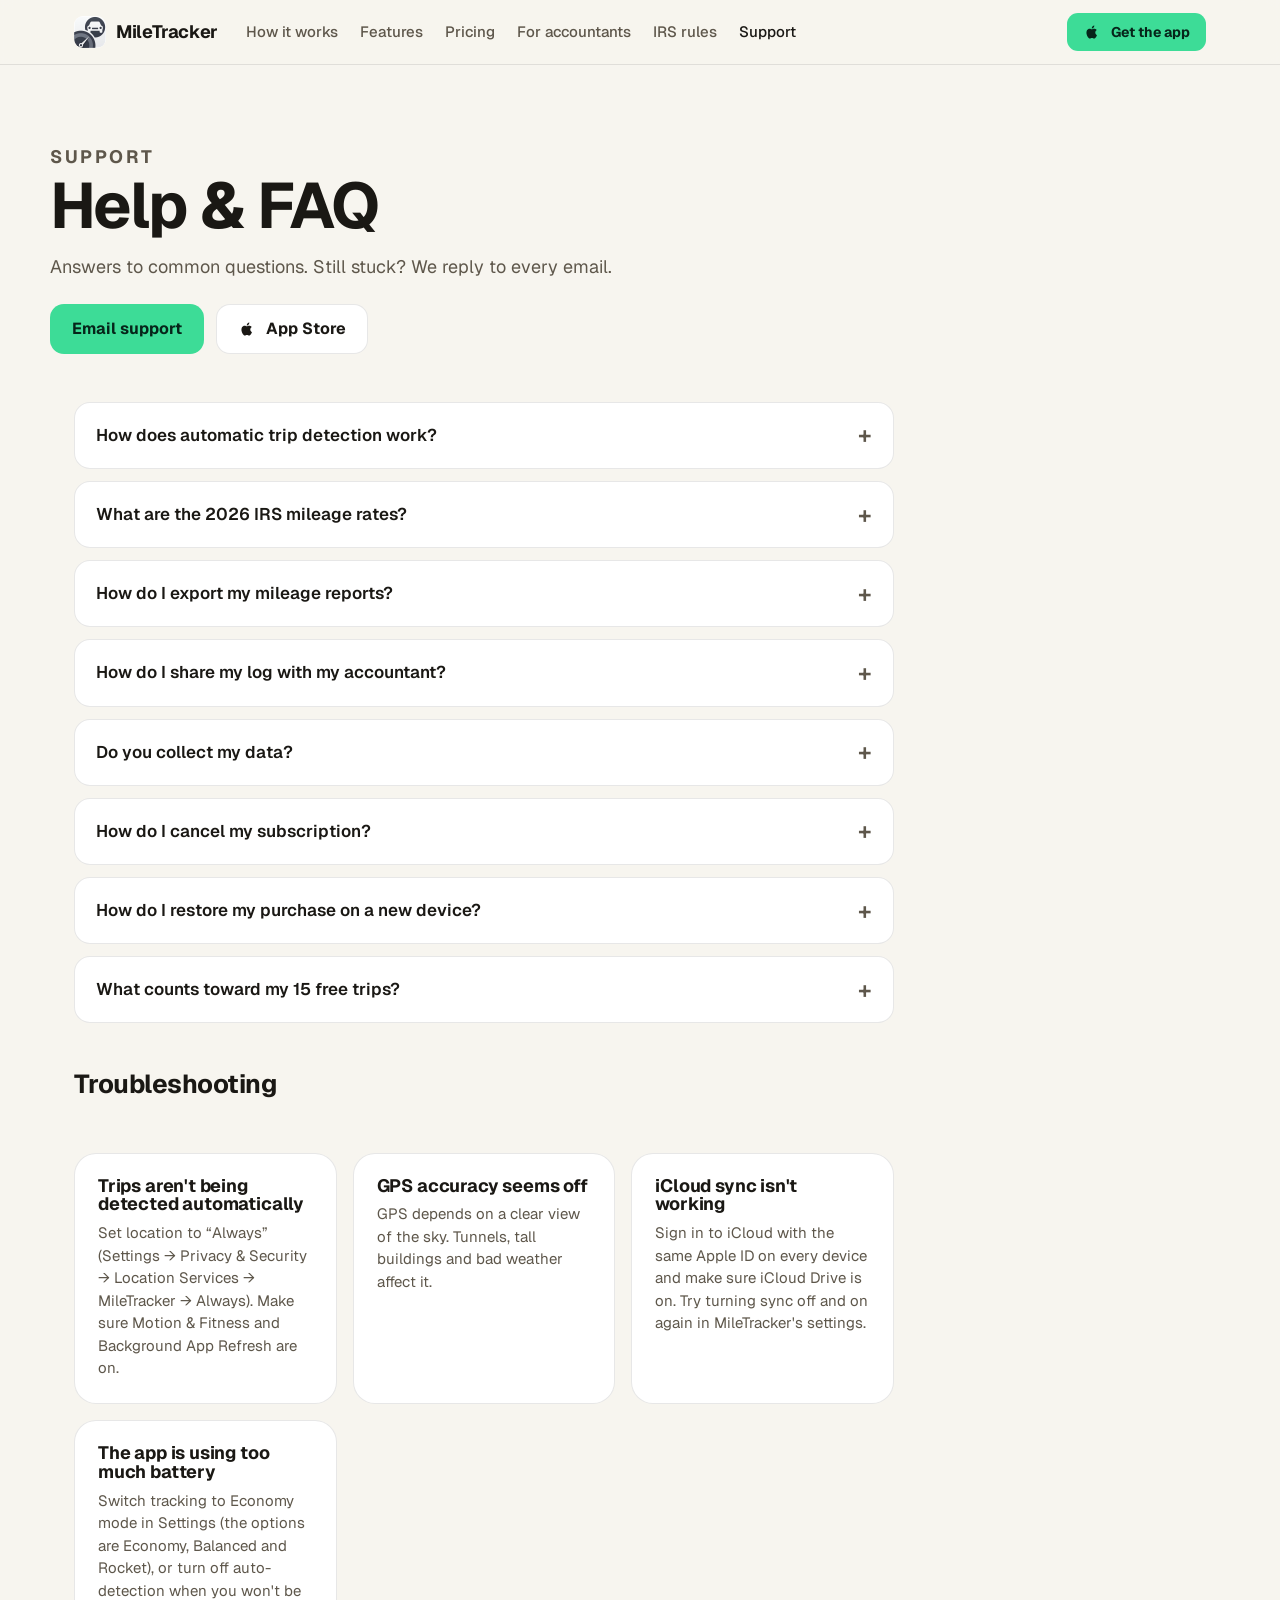
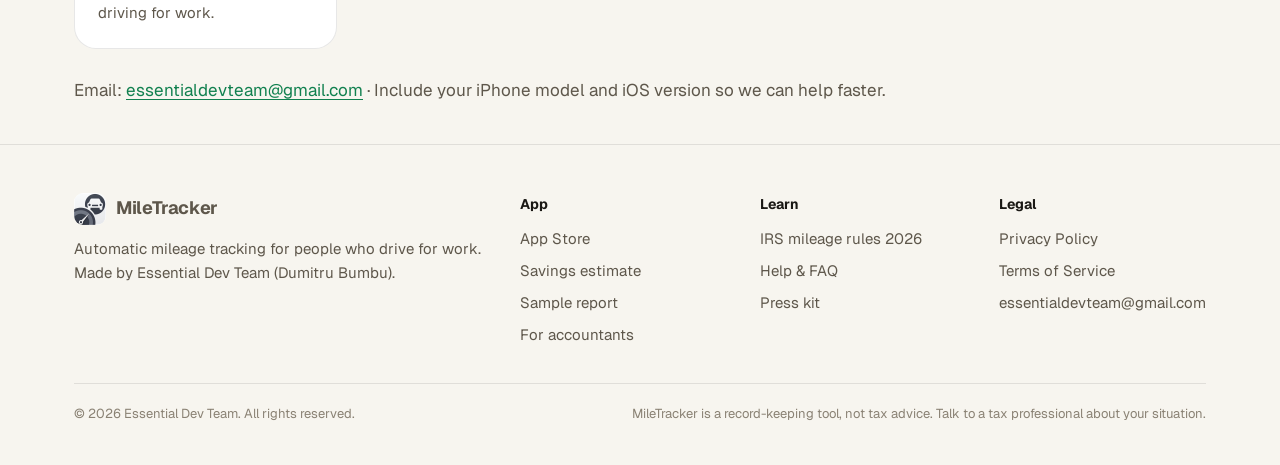
<file: support.html>
<!doctype html>
<html lang="en">
<head>
<meta charset="utf-8">
<meta name="viewport" content="width=device-width, initial-scale=1">
<title>Support & FAQ | MileTracker</title>
<meta name="description" content="Help with MileTracker: automatic trip detection, 2026 IRS rates, exports, accountant links, subscriptions and privacy.">
<link rel="canonical" href="https://snrgwa-bot.github.io/Milage-Tracker-Logbook/support.html">
<meta property="og:title" content="Support & FAQ | MileTracker">
<meta property="og:description" content="Help with MileTracker: automatic trip detection, 2026 IRS rates, exports, accountant links, subscriptions and privacy.">
<meta property="og:type" content="website">
<meta property="og:image" content="https://snrgwa-bot.github.io/Milage-Tracker-Logbook/press/social-1d.png">
<meta name="twitter:card" content="summary_large_image">
<meta name="theme-color" content="#0E1220" media="(prefers-color-scheme: dark)">
<meta name="theme-color" content="#F7F5EF" media="(prefers-color-scheme: light)">
<meta name="apple-itunes-app" content="app-id=6758228735">
<link rel="icon" href="img/app-icon.png">
<link rel="apple-touch-icon" href="img/app-icon.png">
<link rel="preconnect" href="https://fonts.googleapis.com"><link rel="preconnect" href="https://fonts.gstatic.com" crossorigin><link rel="stylesheet" href="https://fonts.googleapis.com/css2?family=Geist:wght@400;500;600;700;800&family=Geist+Mono:wght@500;600&family=Instrument+Serif:ital@0;1&display=swap">
<link rel="stylesheet" href="styles.css">

</head>
<body>
<a class="skip" href="#main">Skip to content</a>
<header class="site-head">
  <div class="wrap">
    <a class="brand" href="index.html"><img src="img/app-icon.png" alt="" width="32" height="32">MileTracker</a>
    <nav class="nav" aria-label="Main"><a href="index.html#how">How it works</a><a href="index.html#features">Features</a><a href="index.html#pricing">Pricing</a><a href="accountants.html">For accountants</a><a href="blog/irs-mileage-rules.html">IRS rules</a><a href="support.html" aria-current="page">Support</a></nav>
    <a class="btn btn-primary btn-sm" href="https://apps.apple.com/us/app/miletracker-mileage-logbook/id6758228735"><svg viewBox="0 0 24 24" aria-hidden="true" fill="currentColor"><path d="M16.37 12.6c-.02-2.2 1.8-3.26 1.88-3.31-1.03-1.5-2.62-1.7-3.18-1.73-1.35-.14-2.64.8-3.33.8-.69 0-1.74-.78-2.87-.76-1.47.02-2.83.86-3.59 2.18-1.54 2.66-.39 6.6 1.1 8.76.73 1.06 1.6 2.24 2.73 2.2 1.1-.04 1.51-.71 2.84-.71 1.32 0 1.7.71 2.86.69 1.18-.02 1.93-1.07 2.65-2.13.84-1.22 1.18-2.41 1.2-2.47-.03-.01-2.3-.88-2.32-3.52zM14.2 6.13c.6-.73 1.01-1.75.9-2.76-.87.04-1.92.58-2.54 1.31-.56.64-1.05 1.68-.92 2.67.97.08 1.96-.49 2.56-1.22z"/></svg>Get the app</a>
  </div>
</header>
<main id="main">

<div class="wrap doc-hero"><p class="eyebrow">Support</p><h1>Help &amp; FAQ</h1><p>Answers to common questions. Still stuck? We reply to every email.</p>
<div style="margin-top:22px;display:flex;gap:12px;flex-wrap:wrap"><a class="btn btn-primary" href="mailto:essentialdevteam@gmail.com?subject=MileTracker%20support">Email support</a><a class="btn btn-ghost" href="https://apps.apple.com/us/app/miletracker-mileage-logbook/id6758228735"><svg viewBox="0 0 24 24" aria-hidden="true" fill="currentColor"><path d="M16.37 12.6c-.02-2.2 1.8-3.26 1.88-3.31-1.03-1.5-2.62-1.7-3.18-1.73-1.35-.14-2.64.8-3.33.8-.69 0-1.74-.78-2.87-.76-1.47.02-2.83.86-3.59 2.18-1.54 2.66-.39 6.6 1.1 8.76.73 1.06 1.6 2.24 2.73 2.2 1.1-.04 1.51-.71 2.84-.71 1.32 0 1.7.71 2.86.69 1.18-.02 1.93-1.07 2.65-2.13.84-1.22 1.18-2.41 1.2-2.47-.03-.01-2.3-.88-2.32-3.52zM14.2 6.13c.6-.73 1.01-1.75.9-2.76-.87.04-1.92.58-2.54 1.31-.56.64-1.05 1.68-.92 2.67.97.08 1.96-.49 2.56-1.22z"/></svg>App Store</a></div></div>
<div class="wrap" style="padding-top:24px">
  <div class="faq" style="margin:0;max-width:820px"><details><summary>How does automatic trip detection work?</summary><div class="a"><p>MileTracker uses your iPhone's motion sensors and GPS to notice when you're driving. When you reach driving speed, it starts recording. When you park, the trip ends on its own and waits in Pending for you to categorise.</p>
 <p>For this to work:</p><ul><li>Allow <strong>&ldquo;Always&rdquo;</strong> location access</li><li>Turn on <strong>Motion &amp; Fitness</strong></li><li>Keep <strong>Background App Refresh</strong> on</li></ul></div></details><details><summary>What are the 2026 IRS mileage rates?</summary><div class="a"><ul><li><strong>Business:</strong> 72.5 cents per mile</li><li><strong>Medical:</strong> 20.5 cents per mile</li><li><strong>Charity:</strong> 14 cents per mile</li><li><strong>Personal:</strong> not deductible</li></ul><p>MileTracker calculates your potential deduction with these rates. See our <a href="blog/irs-mileage-rules.html">guide to the 2026 rules</a>.</p></div></details><details><summary>How do I export my mileage reports?</summary><div class="a"><p>Premium subscribers can export reports:</p><ol><li>Open the Summary tab</li><li>Choose the period</li><li>Tap Export</li><li>Pick the report and format: PDF, CSV or Excel</li></ol><p>Reports include date, start and end places, distance, category, purpose and deduction. <a href="sample-report.html">See a sample report</a>.</p></div></details><details><summary>How do I share my log with my accountant?</summary><div class="a"><p>Go to Settings &rarr; Accountant access and create a link. Your accountant opens it in any browser &mdash; no account needed &mdash; and can view and download your trips from the last 13 months. Personal trips are hidden by default, links expire after 180 days, and turning the link off deletes the shared copy. <a href="accountants.html">More about the live link</a>.</p></div></details><details><summary>Do you collect my data?</summary><div class="a"><p>Your trips, places, routes and notes stay on your iPhone, and in your own iCloud if you turn on sync. We never sell data and there are no ads.</p>
 <p>What does reach our server:</p><ul>
 <li><strong>Anonymous usage statistics</strong> &mdash; device model, iOS and app version, language/region, which screens and features are used (for example &ldquo;a trip was categorised&rdquo;), paywall and purchase events, and crash reports. Never your name, email, location, trip places, notes, amounts or advertising IDs. Turn it off in Settings &rarr; Privacy &rarr; Share Usage Data.</li>
 <li><strong>Accountant link</strong> &mdash; only if you create one: a copy of your last 13 months of trips (personal trips hidden by default), deleted when you turn the link off.</li>
 <li><strong>Referrals</strong> &mdash; only if you use a code: an anonymous ID and the code.</li></ul>
 <p>To delete usage data, email <a href="mailto:essentialdevteam@gmail.com">essentialdevteam@gmail.com</a> with the Installation ID shown in Settings &rarr; Privacy. Full details in our <a href="privacy.html">Privacy Policy</a>.</p></div></details><details><summary>How do I cancel my subscription?</summary><div class="a"><ol><li>Open the Settings app on your iPhone</li><li>Tap your name</li><li>Tap Subscriptions</li><li>Choose MileTracker and tap Cancel Subscription</li></ol><p>Premium stays active until the end of the period you've paid for. Cancel a free trial before it ends and you won't be charged.</p></div></details><details><summary>How do I restore my purchase on a new device?</summary><div class="a"><ol><li>Open MileTracker on the new device</li><li>Go to Settings &rarr; Subscription</li><li>Tap Restore Purchases</li></ol><p>Use the same Apple ID you bought with.</p></div></details><details><summary>What counts toward my 15 free trips?</summary><div class="a"><p>Free users get 15 trips per calendar month. Each recorded trip, automatic or manual, counts as one. The counter resets on the first day of each month. Premium has unlimited trips.</p></div></details></div>
  <div class="doc"><h2>Troubleshooting</h2></div>
  <div class="features" style="grid-template-columns:repeat(auto-fit,minmax(260px,1fr));max-width:820px"><article class="card feature"><h3>Trips aren't being detected automatically</h3><p>Set location to &ldquo;Always&rdquo; (Settings &rarr; Privacy &amp; Security &rarr; Location Services &rarr; MileTracker &rarr; Always). Make sure Motion &amp; Fitness and Background App Refresh are on.</p></article><article class="card feature"><h3>GPS accuracy seems off</h3><p>GPS depends on a clear view of the sky. Tunnels, tall buildings and bad weather affect it.</p></article><article class="card feature"><h3>iCloud sync isn't working</h3><p>Sign in to iCloud with the same Apple ID on every device and make sure iCloud Drive is on. Try turning sync off and on again in MileTracker's settings.</p></article><article class="card feature"><h3>The app is using too much battery</h3><p>Switch tracking to Economy mode in Settings (the options are Economy, Balanced and Rocket), or turn off auto-detection when you won't be driving for work.</p></article></div>
  <p class="muted" style="margin:28px 0 40px">Email: <a href="mailto:essentialdevteam@gmail.com">essentialdevteam@gmail.com</a> &middot; Include your iPhone model and iOS version so we can help faster.</p>
</div>
</main>
<footer class="site-foot">
  <div class="wrap">
    <div class="cols">
      <div>
        <a class="brand" href="index.html"><img src="img/app-icon.png" alt="" width="32" height="32">MileTracker</a>
        <p>Automatic mileage tracking for people who drive for work. Made by Essential Dev Team (Dumitru Bumbu).</p>
      </div>
      <div><h4>App</h4><ul>
        <li><a href="https://apps.apple.com/us/app/miletracker-mileage-logbook/id6758228735">App Store</a></li>
        <li><a href="get-started.html">Savings estimate</a></li>
        <li><a href="sample-report.html">Sample report</a></li>
        <li><a href="accountants.html">For accountants</a></li>
      </ul></div>
      <div><h4>Learn</h4><ul>
        <li><a href="blog/irs-mileage-rules.html">IRS mileage rules 2026</a></li>
        <li><a href="support.html">Help &amp; FAQ</a></li>
        <li><a href="press/index.html">Press kit</a></li>
      </ul></div>
      <div><h4>Legal</h4><ul>
        <li><a href="privacy.html">Privacy Policy</a></li>
        <li><a href="terms.html">Terms of Service</a></li>
        <li><a href="mailto:essentialdevteam@gmail.com">essentialdevteam@gmail.com</a></li>
      </ul></div>
    </div>
    <div class="legal"><span>&copy; 2026 Essential Dev Team. All rights reserved.</span><span>MileTracker is a record-keeping tool, not tax advice. Talk to a tax professional about your situation.</span></div>
  </div>
</footer>
</body>
</html>
</file>
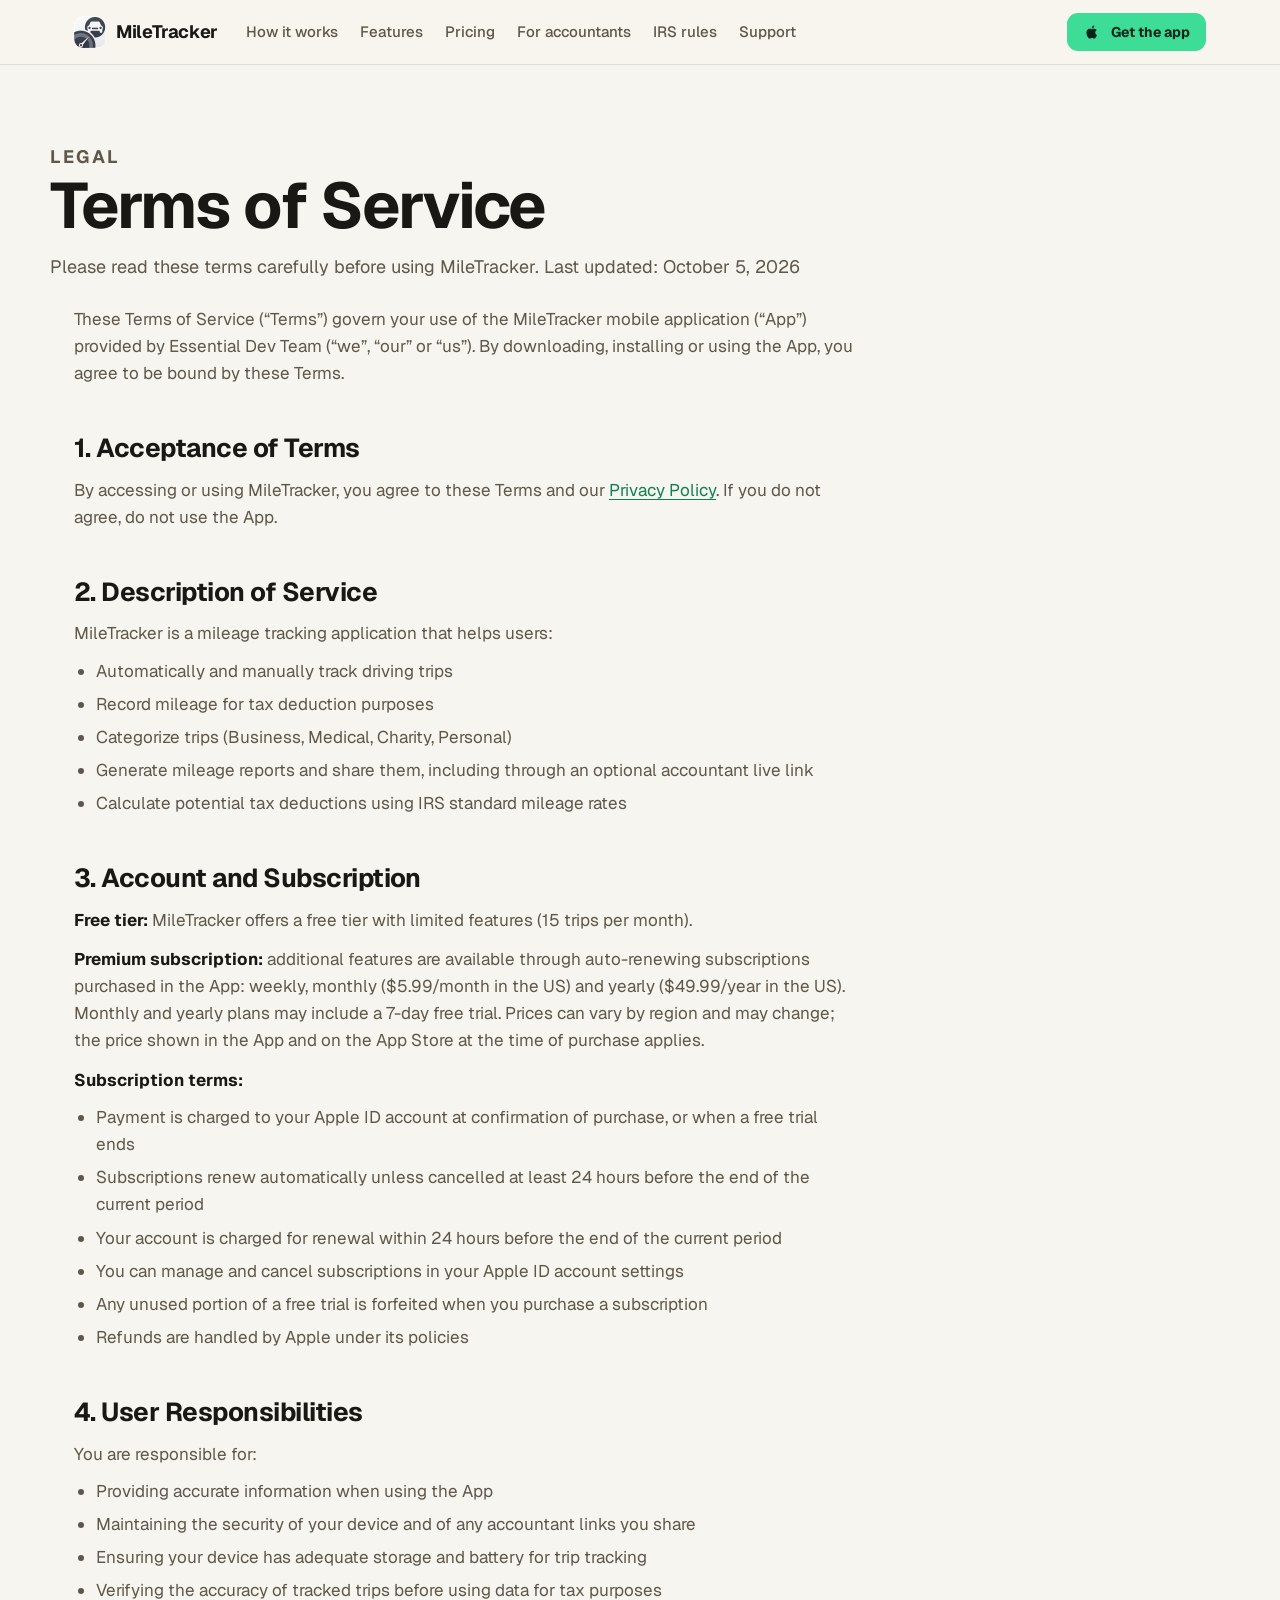
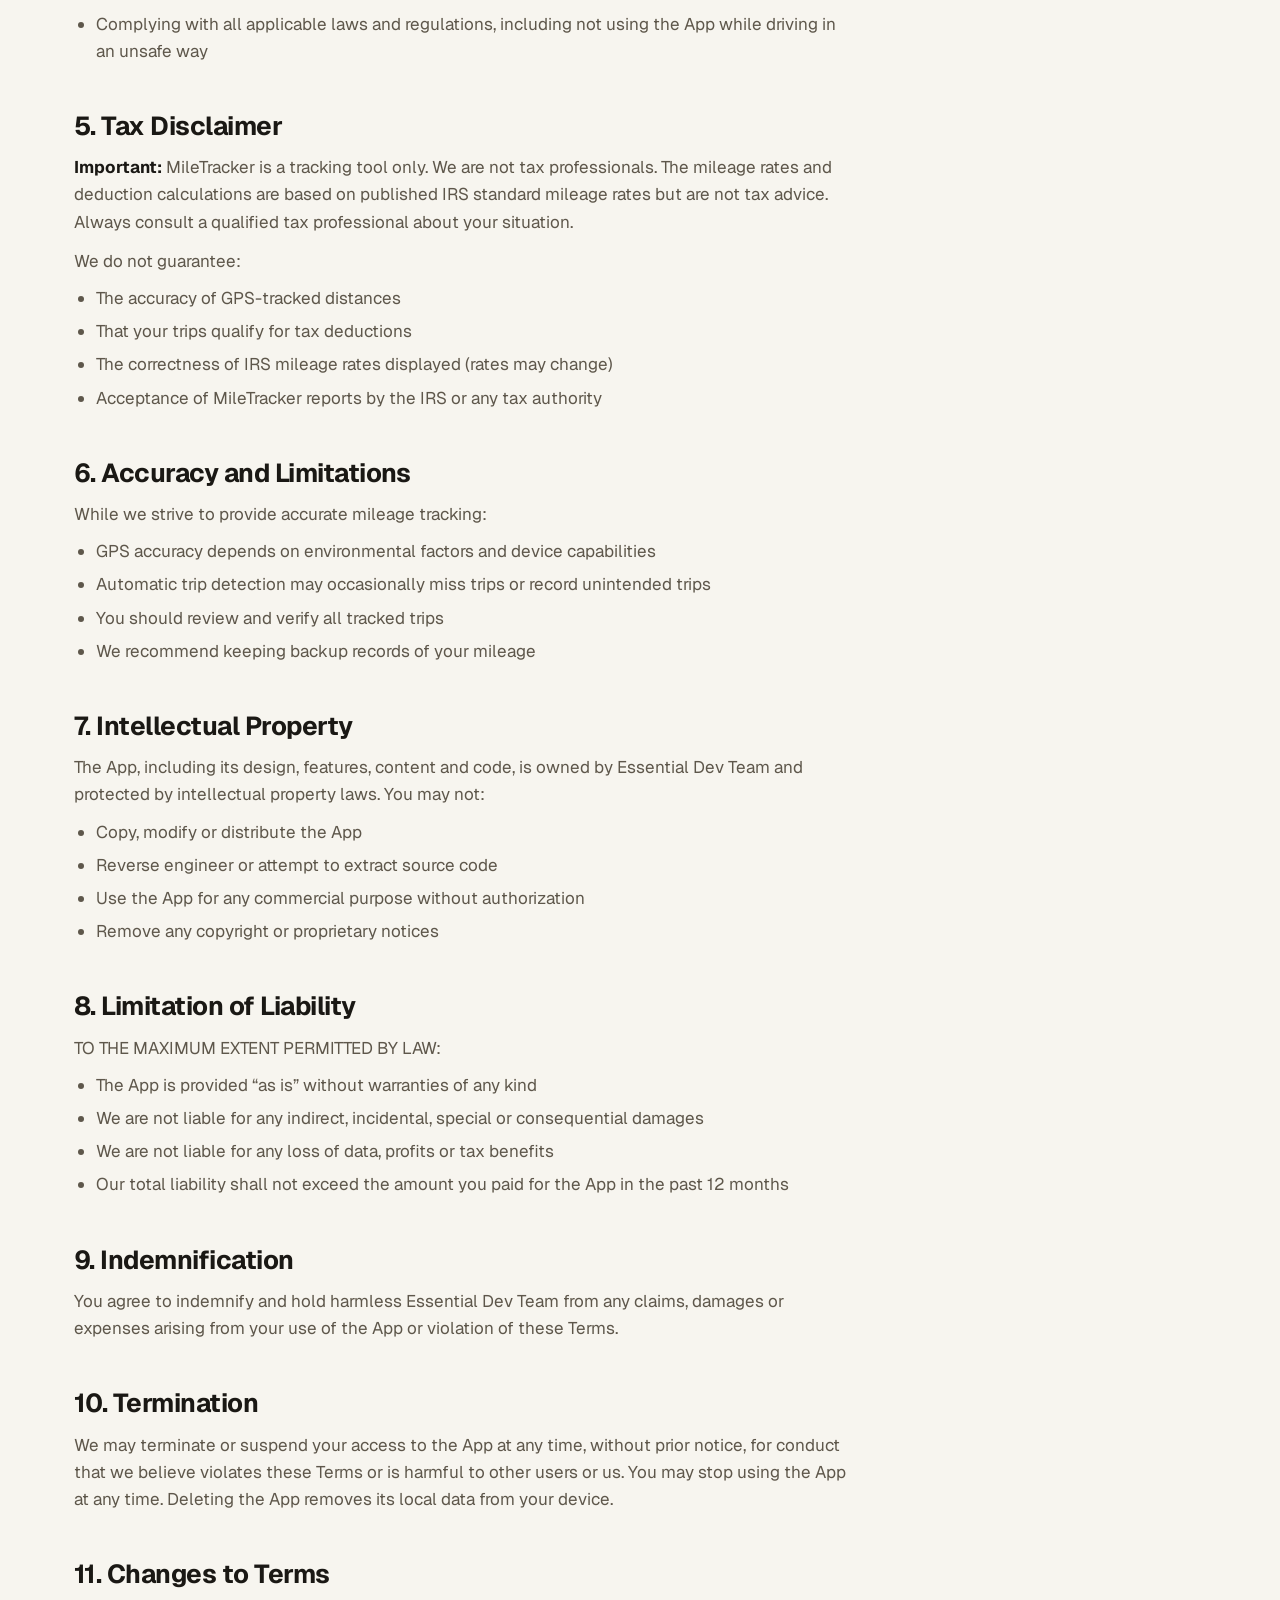
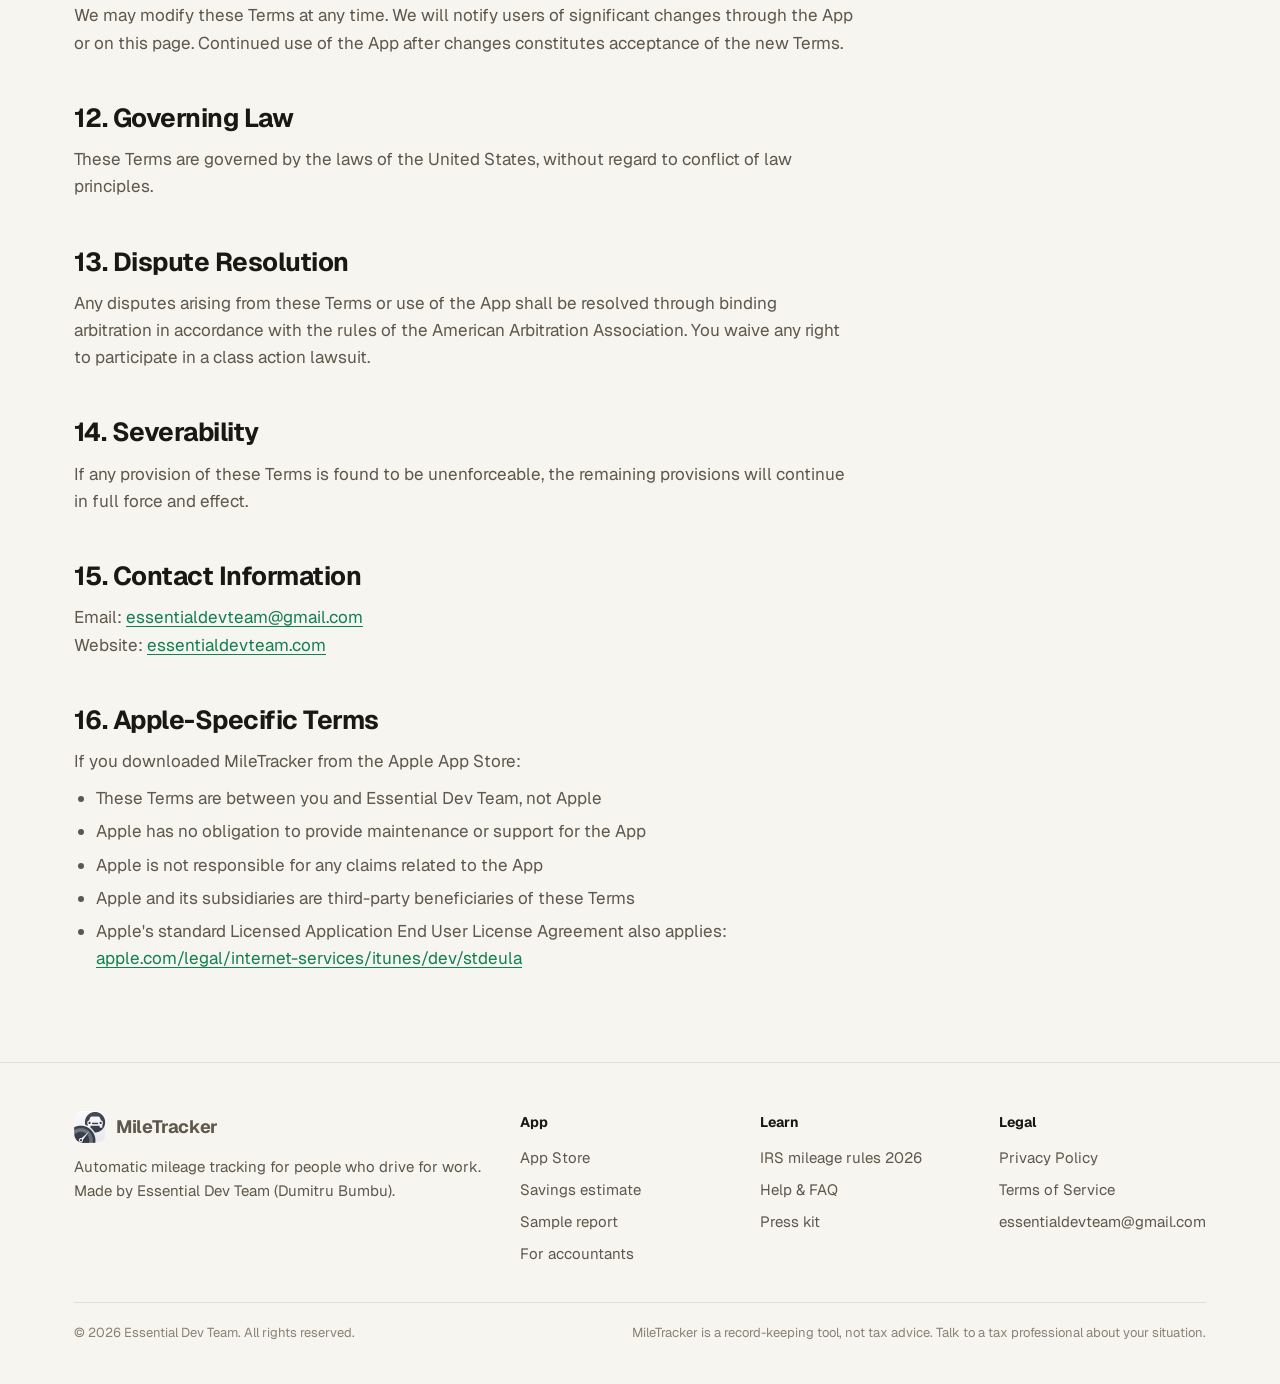
<file: terms.html>
<!doctype html>
<html lang="en">
<head>
<meta charset="utf-8">
<meta name="viewport" content="width=device-width, initial-scale=1">
<title>Terms of Service | MileTracker</title>
<meta name="description" content="Terms of Service for the MileTracker mileage tracking app.">
<link rel="canonical" href="https://snrgwa-bot.github.io/Milage-Tracker-Logbook/terms.html">
<meta property="og:title" content="Terms of Service | MileTracker">
<meta property="og:description" content="Terms of Service for the MileTracker mileage tracking app.">
<meta property="og:type" content="website">
<meta property="og:image" content="https://snrgwa-bot.github.io/Milage-Tracker-Logbook/press/social-1d.png">
<meta name="twitter:card" content="summary_large_image">
<meta name="theme-color" content="#0E1220" media="(prefers-color-scheme: dark)">
<meta name="theme-color" content="#F7F5EF" media="(prefers-color-scheme: light)">
<meta name="apple-itunes-app" content="app-id=6758228735">
<link rel="icon" href="img/app-icon.png">
<link rel="apple-touch-icon" href="img/app-icon.png">
<link rel="preconnect" href="https://fonts.googleapis.com"><link rel="preconnect" href="https://fonts.gstatic.com" crossorigin><link rel="stylesheet" href="https://fonts.googleapis.com/css2?family=Geist:wght@400;500;600;700;800&family=Geist+Mono:wght@500;600&family=Instrument+Serif:ital@0;1&display=swap">
<link rel="stylesheet" href="styles.css">

</head>
<body>
<a class="skip" href="#main">Skip to content</a>
<header class="site-head">
  <div class="wrap">
    <a class="brand" href="index.html"><img src="img/app-icon.png" alt="" width="32" height="32">MileTracker</a>
    <nav class="nav" aria-label="Main"><a href="index.html#how">How it works</a><a href="index.html#features">Features</a><a href="index.html#pricing">Pricing</a><a href="accountants.html">For accountants</a><a href="blog/irs-mileage-rules.html">IRS rules</a><a href="support.html">Support</a></nav>
    <a class="btn btn-primary btn-sm" href="https://apps.apple.com/us/app/miletracker-mileage-logbook/id6758228735"><svg viewBox="0 0 24 24" aria-hidden="true" fill="currentColor"><path d="M16.37 12.6c-.02-2.2 1.8-3.26 1.88-3.31-1.03-1.5-2.62-1.7-3.18-1.73-1.35-.14-2.64.8-3.33.8-.69 0-1.74-.78-2.87-.76-1.47.02-2.83.86-3.59 2.18-1.54 2.66-.39 6.6 1.1 8.76.73 1.06 1.6 2.24 2.73 2.2 1.1-.04 1.51-.71 2.84-.71 1.32 0 1.7.71 2.86.69 1.18-.02 1.93-1.07 2.65-2.13.84-1.22 1.18-2.41 1.2-2.47-.03-.01-2.3-.88-2.32-3.52zM14.2 6.13c.6-.73 1.01-1.75.9-2.76-.87.04-1.92.58-2.54 1.31-.56.64-1.05 1.68-.92 2.67.97.08 1.96-.49 2.56-1.22z"/></svg>Get the app</a>
  </div>
</header>
<main id="main">

<div class="wrap doc-hero"><p class="eyebrow">Legal</p><h1>Terms of Service</h1><p>Please read these terms carefully before using MileTracker. Last updated: October 5, 2026</p></div>
<div class="wrap"><div class="doc">
<p>These Terms of Service (&ldquo;Terms&rdquo;) govern your use of the MileTracker mobile application (&ldquo;App&rdquo;) provided by Essential Dev Team (&ldquo;we&rdquo;, &ldquo;our&rdquo; or &ldquo;us&rdquo;). By downloading, installing or using the App, you agree to be bound by these Terms.</p>
<h2>1. Acceptance of Terms</h2>
<p>By accessing or using MileTracker, you agree to these Terms and our <a href="privacy.html">Privacy Policy</a>. If you do not agree, do not use the App.</p>
<h2>2. Description of Service</h2>
<p>MileTracker is a mileage tracking application that helps users:</p>
<ul><li>Automatically and manually track driving trips</li><li>Record mileage for tax deduction purposes</li><li>Categorize trips (Business, Medical, Charity, Personal)</li><li>Generate mileage reports and share them, including through an optional accountant live link</li><li>Calculate potential tax deductions using IRS standard mileage rates</li></ul>
<h2>3. Account and Subscription</h2>
<p><strong>Free tier:</strong> MileTracker offers a free tier with limited features (15 trips per month).</p>
<p><strong>Premium subscription:</strong> additional features are available through auto-renewing subscriptions purchased in the App: weekly, monthly ($5.99/month in the US) and yearly ($49.99/year in the US). Monthly and yearly plans may include a 7-day free trial. Prices can vary by region and may change; the price shown in the App and on the App Store at the time of purchase applies.</p>
<p><strong>Subscription terms:</strong></p>
<ul><li>Payment is charged to your Apple ID account at confirmation of purchase, or when a free trial ends</li><li>Subscriptions renew automatically unless cancelled at least 24 hours before the end of the current period</li><li>Your account is charged for renewal within 24 hours before the end of the current period</li><li>You can manage and cancel subscriptions in your Apple ID account settings</li><li>Any unused portion of a free trial is forfeited when you purchase a subscription</li><li>Refunds are handled by Apple under its policies</li></ul>
<h2>4. User Responsibilities</h2>
<p>You are responsible for:</p>
<ul><li>Providing accurate information when using the App</li><li>Maintaining the security of your device and of any accountant links you share</li><li>Ensuring your device has adequate storage and battery for trip tracking</li><li>Verifying the accuracy of tracked trips before using data for tax purposes</li><li>Complying with all applicable laws and regulations, including not using the App while driving in an unsafe way</li></ul>
<h2>5. Tax Disclaimer</h2>
<p><strong>Important:</strong> MileTracker is a tracking tool only. We are not tax professionals. The mileage rates and deduction calculations are based on published IRS standard mileage rates but are not tax advice. Always consult a qualified tax professional about your situation.</p>
<p>We do not guarantee:</p>
<ul><li>The accuracy of GPS-tracked distances</li><li>That your trips qualify for tax deductions</li><li>The correctness of IRS mileage rates displayed (rates may change)</li><li>Acceptance of MileTracker reports by the IRS or any tax authority</li></ul>
<h2>6. Accuracy and Limitations</h2>
<p>While we strive to provide accurate mileage tracking:</p>
<ul><li>GPS accuracy depends on environmental factors and device capabilities</li><li>Automatic trip detection may occasionally miss trips or record unintended trips</li><li>You should review and verify all tracked trips</li><li>We recommend keeping backup records of your mileage</li></ul>
<h2>7. Intellectual Property</h2>
<p>The App, including its design, features, content and code, is owned by Essential Dev Team and protected by intellectual property laws. You may not:</p>
<ul><li>Copy, modify or distribute the App</li><li>Reverse engineer or attempt to extract source code</li><li>Use the App for any commercial purpose without authorization</li><li>Remove any copyright or proprietary notices</li></ul>
<h2>8. Limitation of Liability</h2>
<p>TO THE MAXIMUM EXTENT PERMITTED BY LAW:</p>
<ul><li>The App is provided &ldquo;as is&rdquo; without warranties of any kind</li><li>We are not liable for any indirect, incidental, special or consequential damages</li><li>We are not liable for any loss of data, profits or tax benefits</li><li>Our total liability shall not exceed the amount you paid for the App in the past 12 months</li></ul>
<h2>9. Indemnification</h2>
<p>You agree to indemnify and hold harmless Essential Dev Team from any claims, damages or expenses arising from your use of the App or violation of these Terms.</p>
<h2>10. Termination</h2>
<p>We may terminate or suspend your access to the App at any time, without prior notice, for conduct that we believe violates these Terms or is harmful to other users or us. You may stop using the App at any time. Deleting the App removes its local data from your device.</p>
<h2>11. Changes to Terms</h2>
<p>We may modify these Terms at any time. We will notify users of significant changes through the App or on this page. Continued use of the App after changes constitutes acceptance of the new Terms.</p>
<h2>12. Governing Law</h2>
<p>These Terms are governed by the laws of the United States, without regard to conflict of law principles.</p>
<h2>13. Dispute Resolution</h2>
<p>Any disputes arising from these Terms or use of the App shall be resolved through binding arbitration in accordance with the rules of the American Arbitration Association. You waive any right to participate in a class action lawsuit.</p>
<h2>14. Severability</h2>
<p>If any provision of these Terms is found to be unenforceable, the remaining provisions will continue in full force and effect.</p>
<h2>15. Contact Information</h2>
<p>Email: <a href="mailto:essentialdevteam@gmail.com">essentialdevteam@gmail.com</a><br>Website: <a href="https://essentialdevteam.com">essentialdevteam.com</a></p>
<h2>16. Apple-Specific Terms</h2>
<p>If you downloaded MileTracker from the Apple App Store:</p>
<ul><li>These Terms are between you and Essential Dev Team, not Apple</li><li>Apple has no obligation to provide maintenance or support for the App</li><li>Apple is not responsible for any claims related to the App</li><li>Apple and its subsidiaries are third-party beneficiaries of these Terms</li><li>Apple's standard Licensed Application End User License Agreement also applies: <a href="https://www.apple.com/legal/internet-services/itunes/dev/stdeula/">apple.com/legal/internet-services/itunes/dev/stdeula</a></li></ul>
</div></div>
</main>
<footer class="site-foot">
  <div class="wrap">
    <div class="cols">
      <div>
        <a class="brand" href="index.html"><img src="img/app-icon.png" alt="" width="32" height="32">MileTracker</a>
        <p>Automatic mileage tracking for people who drive for work. Made by Essential Dev Team (Dumitru Bumbu).</p>
      </div>
      <div><h4>App</h4><ul>
        <li><a href="https://apps.apple.com/us/app/miletracker-mileage-logbook/id6758228735">App Store</a></li>
        <li><a href="get-started.html">Savings estimate</a></li>
        <li><a href="sample-report.html">Sample report</a></li>
        <li><a href="accountants.html">For accountants</a></li>
      </ul></div>
      <div><h4>Learn</h4><ul>
        <li><a href="blog/irs-mileage-rules.html">IRS mileage rules 2026</a></li>
        <li><a href="support.html">Help &amp; FAQ</a></li>
        <li><a href="press/index.html">Press kit</a></li>
      </ul></div>
      <div><h4>Legal</h4><ul>
        <li><a href="privacy.html">Privacy Policy</a></li>
        <li><a href="terms.html">Terms of Service</a></li>
        <li><a href="mailto:essentialdevteam@gmail.com">essentialdevteam@gmail.com</a></li>
      </ul></div>
    </div>
    <div class="legal"><span>&copy; 2026 Essential Dev Team. All rights reserved.</span><span>MileTracker is a record-keeping tool, not tax advice. Talk to a tax professional about your situation.</span></div>
  </div>
</footer>
</body>
</html>
</file>
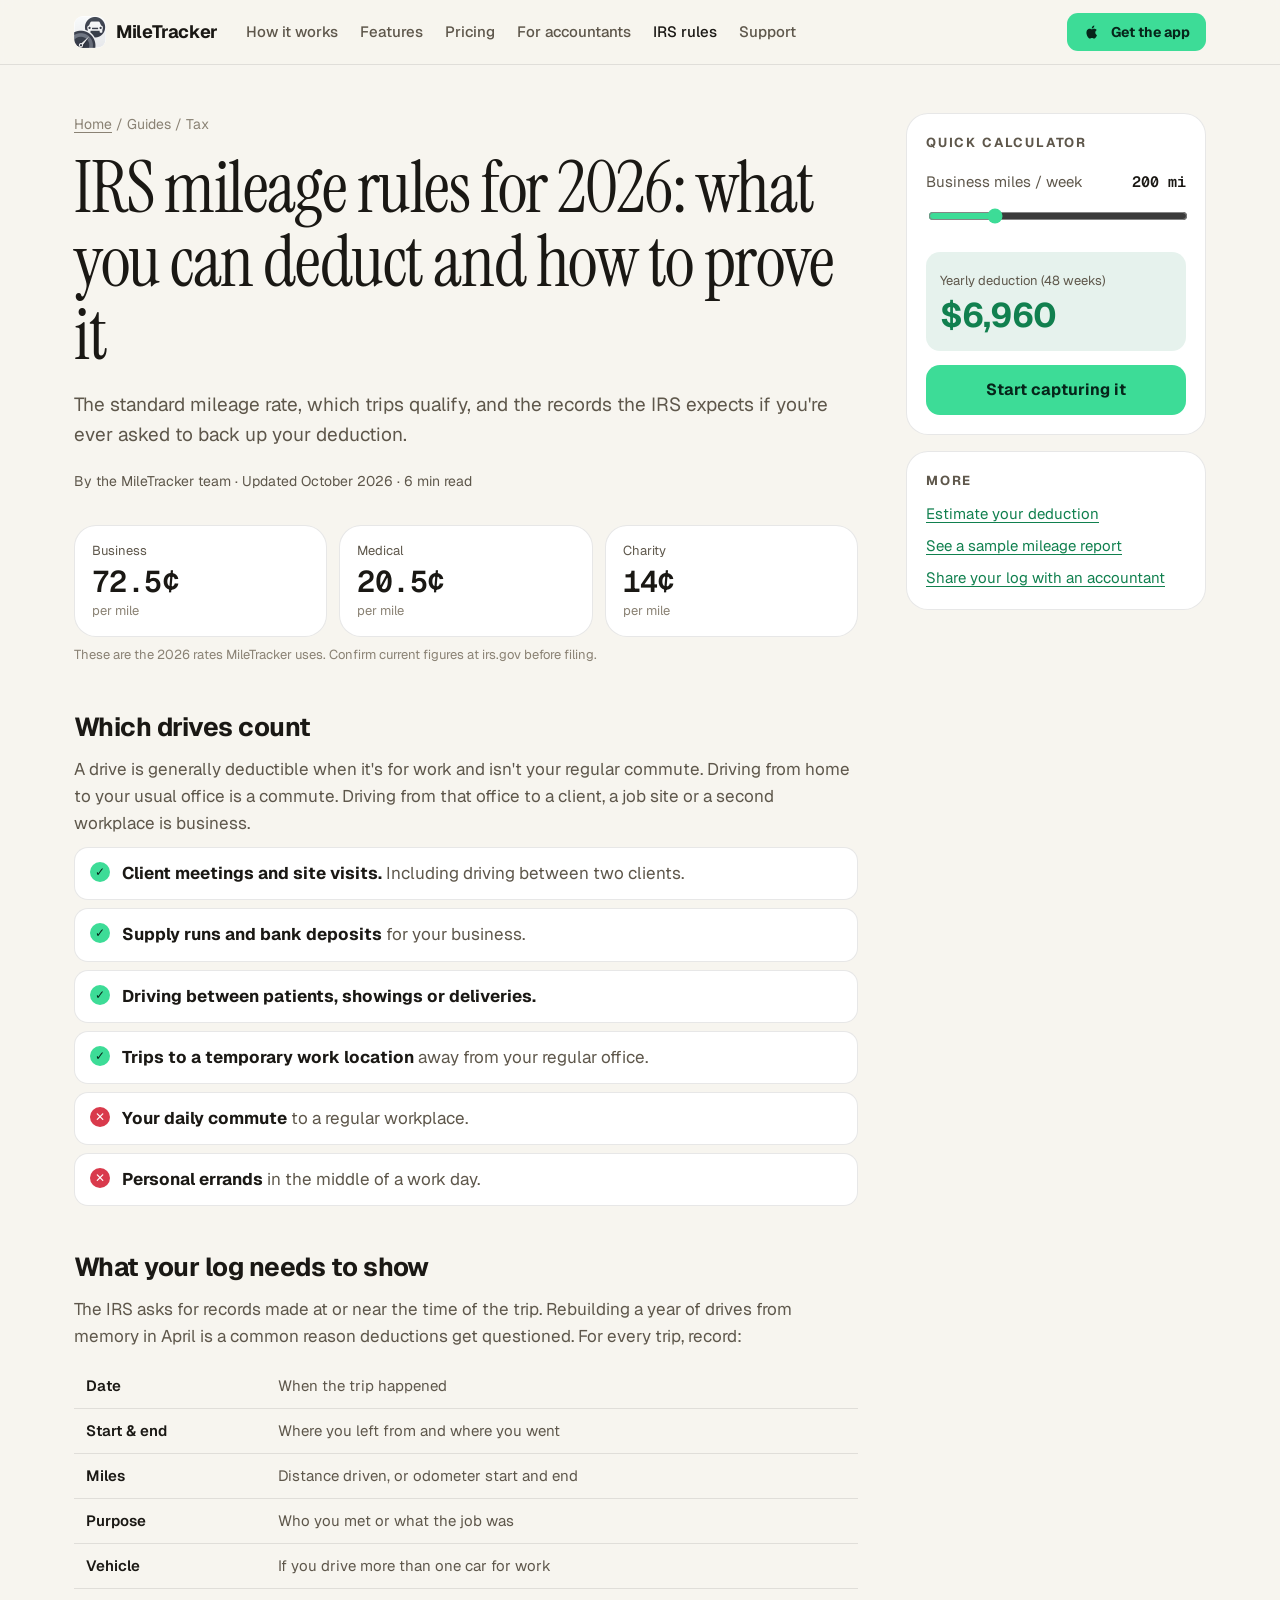
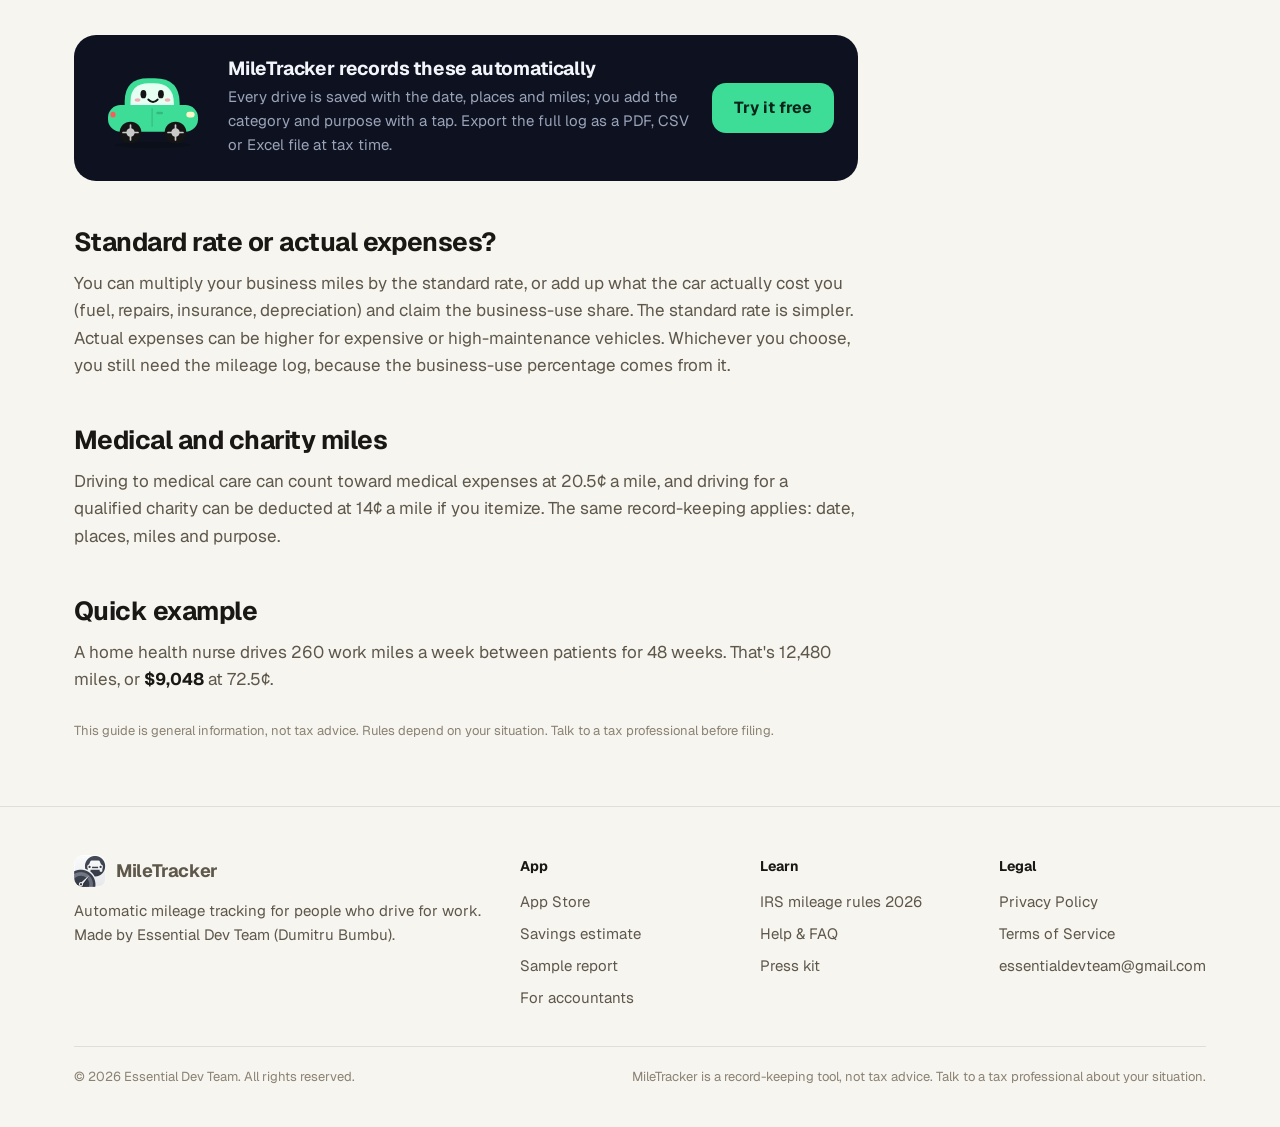
<file: blog/irs-mileage-rules.html>
<!doctype html>
<html lang="en">
<head>
<meta charset="utf-8">
<meta name="viewport" content="width=device-width, initial-scale=1">
<title>IRS Mileage Rules 2026: Rates, What Counts, What to Record | MileTracker</title>
<meta name="description" content="2026 IRS standard mileage rates (72.5 cents business, 20.5 cents medical, 14 cents charity), which drives qualify, and what a mileage log must show.">
<link rel="canonical" href="https://snrgwa-bot.github.io/Milage-Tracker-Logbook/blog/irs-mileage-rules.html">
<meta property="og:title" content="IRS Mileage Rules 2026: Rates, What Counts, What to Record | MileTracker">
<meta property="og:description" content="2026 IRS standard mileage rates (72.5 cents business, 20.5 cents medical, 14 cents charity), which drives qualify, and what a mileage log must show.">
<meta property="og:type" content="website">
<meta property="og:image" content="https://snrgwa-bot.github.io/Milage-Tracker-Logbook/press/social-1d.png">
<meta name="twitter:card" content="summary_large_image">
<meta name="theme-color" content="#0E1220" media="(prefers-color-scheme: dark)">
<meta name="theme-color" content="#F7F5EF" media="(prefers-color-scheme: light)">
<meta name="apple-itunes-app" content="app-id=6758228735">
<link rel="icon" href="../img/app-icon.png">
<link rel="apple-touch-icon" href="../img/app-icon.png">
<link rel="preconnect" href="https://fonts.googleapis.com"><link rel="preconnect" href="https://fonts.gstatic.com" crossorigin><link rel="stylesheet" href="https://fonts.googleapis.com/css2?family=Geist:wght@400;500;600;700;800&family=Geist+Mono:wght@500;600&family=Instrument+Serif:ital@0;1&display=swap">
<link rel="stylesheet" href="../styles.css">

</head>
<body>
<a class="skip" href="#main">Skip to content</a>
<header class="site-head">
  <div class="wrap">
    <a class="brand" href="../index.html"><img src="../img/app-icon.png" alt="" width="32" height="32">MileTracker</a>
    <nav class="nav" aria-label="Main"><a href="../index.html#how">How it works</a><a href="../index.html#features">Features</a><a href="../index.html#pricing">Pricing</a><a href="../accountants.html">For accountants</a><a href="../blog/irs-mileage-rules.html" aria-current="page">IRS rules</a><a href="../support.html">Support</a></nav>
    <a class="btn btn-primary btn-sm" href="https://apps.apple.com/us/app/miletracker-mileage-logbook/id6758228735"><svg viewBox="0 0 24 24" aria-hidden="true" fill="currentColor"><path d="M16.37 12.6c-.02-2.2 1.8-3.26 1.88-3.31-1.03-1.5-2.62-1.7-3.18-1.73-1.35-.14-2.64.8-3.33.8-.69 0-1.74-.78-2.87-.76-1.47.02-2.83.86-3.59 2.18-1.54 2.66-.39 6.6 1.1 8.76.73 1.06 1.6 2.24 2.73 2.2 1.1-.04 1.51-.71 2.84-.71 1.32 0 1.7.71 2.86.69 1.18-.02 1.93-1.07 2.65-2.13.84-1.22 1.18-2.41 1.2-2.47-.03-.01-2.3-.88-2.32-3.52zM14.2 6.13c.6-.73 1.01-1.75.9-2.76-.87.04-1.92.58-2.54 1.31-.56.64-1.05 1.68-.92 2.67.97.08 1.96-.49 2.56-1.22z"/></svg>Get the app</a>
  </div>
</header>
<main id="main">
<style>
.article { display: grid; grid-template-columns: minmax(0, 1fr) 300px; gap: 48px; align-items: start; padding: 48px 0 24px; }
.article h1 { font: 400 clamp(42px, 6vw, 72px)/1.02 var(--serif); letter-spacing: -.02em; }
.crumbs { font-size: 14px; color: var(--ink-3); margin-bottom: 16px; } .crumbs a { color: var(--ink-3); }
.byline { display: flex; align-items: center; gap: 10px; margin-top: 20px; font-size: 14px; color: var(--ink-2); }
.rates { display: grid; grid-template-columns: repeat(3, 1fr); gap: 12px; margin: 32px 0 8px; }
.rate { padding: 16px 18px; } .rate span { color: var(--ink-2); font-size: 13px; display: block; }
.rate b { font: 600 30px var(--mono); letter-spacing: -.02em; } .rate small { color: var(--ink-3); font-size: 13px; display: block; }
.checks { list-style: none; padding: 0 !important; display: grid; gap: 8px; }
.checks li { display: flex; gap: 12px; align-items: flex-start; background: var(--card); box-shadow: inset 0 0 0 1px var(--line); border-radius: 14px; padding: 13px 16px; margin: 0 !important; }
.checks li::before { content: "\2713"; flex: 0 0 20px; height: 20px; border-radius: 50%; background: var(--accent); color: var(--on-accent); font: 800 12px/20px var(--sans); text-align: center; margin-top: 2px; }
.checks li.no::before { content: "\2715"; background: var(--red); color: #fff; }
.promo { display: flex; gap: 20px; align-items: center; padding: 24px; margin: 32px 0; background: #0E1220; color: #F3F5FA; border-radius: 22px; }
.promo .milo { flex: 0 0 110px; width: 110px; } .promo p { color: #9AA3B8 !important; font-size: 15px; } .promo h3 { margin: 0 0 6px !important; color: #F3F5FA; }
.aside { position: sticky; top: 88px; display: grid; gap: 16px; }
.aside .card { padding: 20px; }
.aside .result { background: var(--accent-soft); border-radius: 14px; padding: 14px; margin: 14px 0; }
.aside .result b { font: 700 34px var(--sans); color: var(--accent-text); letter-spacing: -.03em; display: block; }
@media (max-width: 920px) { .article { grid-template-columns: 1fr; } .aside { position: static; } }
@media (max-width: 560px) { .rates { grid-template-columns: 1fr; } .promo { flex-direction: column; text-align: center; } .promo .milo { flex-basis: auto; } }
</style>
<div class="wrap"><div class="article">
<article class="doc" style="max-width:none;padding:0">
  <nav class="crumbs" aria-label="Breadcrumb"><a href="../index.html">Home</a> / Guides / Tax</nav>
  <h1>IRS mileage rules for 2026: what you can deduct and how to prove it</h1>
  <p style="font-size:19px;margin-top:18px">The standard mileage rate, which trips qualify, and the records the IRS expects if you're ever asked to back up your deduction.</p>
  <div class="byline">By the MileTracker team &middot; Updated October 2026 &middot; 6 min read</div>
  <div class="rates">
    <div class="card rate"><span>Business</span><b>72.5&cent;</b><small>per mile</small></div>
    <div class="card rate"><span>Medical</span><b>20.5&cent;</b><small>per mile</small></div>
    <div class="card rate"><span>Charity</span><b>14&cent;</b><small>per mile</small></div>
  </div>
  <p style="font-size:13px;color:var(--ink-3)">These are the 2026 rates MileTracker uses. Confirm current figures at irs.gov before filing.</p>

  <h2>Which drives count</h2>
  <p>A drive is generally deductible when it's for work and isn't your regular commute. Driving from home to your usual office is a commute. Driving from that office to a client, a job site or a second workplace is business.</p>
  <ul class="checks">
    <li><span><strong>Client meetings and site visits.</strong> Including driving between two clients.</span></li>
    <li><span><strong>Supply runs and bank deposits</strong> for your business.</span></li>
    <li><span><strong>Driving between patients, showings or deliveries.</strong></span></li>
    <li><span><strong>Trips to a temporary work location</strong> away from your regular office.</span></li>
    <li class="no"><span><strong>Your daily commute</strong> to a regular workplace.</span></li>
    <li class="no"><span><strong>Personal errands</strong> in the middle of a work day.</span></li>
  </ul>

  <h2>What your log needs to show</h2>
  <p>The IRS asks for records made at or near the time of the trip. Rebuilding a year of drives from memory in April is a common reason deductions get questioned. For every trip, record:</p>
  <div class="table-scroll"><table>
    <tr><th>Date</th><td>When the trip happened</td></tr>
    <tr><th>Start &amp; end</th><td>Where you left from and where you went</td></tr>
    <tr><th>Miles</th><td>Distance driven, or odometer start and end</td></tr>
    <tr><th>Purpose</th><td>Who you met or what the job was</td></tr>
    <tr><th>Vehicle</th><td>If you drive more than one car for work</td></tr>
  </table></div>

  <div class="promo"><div class="milo"><svg class="milo-svg" viewBox="-6 -6 132 104" role="img" aria-label="Milo, the MileTracker car mascot"><ellipse cx="60" cy="90" rx="46" ry="4" fill="rgba(0,0,0,.18)"/><g class="milo-bob"><path d="M26 50V38Q26 10 54 10H62Q92 10 92 40V50Z" fill="var(--milo,#3DDC97)"/><path d="M33 46V38Q33 16 55 16H61Q85 16 85 40V46Z" fill="var(--milo-face,#E6FFF3)"/><ellipse cx="48.5" cy="29" rx="3.5" ry="5" fill="#141414"/><ellipse cx="69.5" cy="29" rx="3.5" ry="5" fill="#141414"/><ellipse cx="41.5" cy="36" rx="3.5" ry="2" fill="rgba(255,110,130,.55)"/><ellipse cx="77.5" cy="36" rx="3.5" ry="2" fill="rgba(255,110,130,.55)"/><path d="M54.5 35.5q5.5 6 11 0" fill="none" stroke="#141414" stroke-width="2.5" stroke-linecap="round"/><rect x="6" y="42" width="108" height="32" rx="15" fill="var(--milo,#3DDC97)"/><rect x="58" y="46" width="2" height="22" fill="rgba(0,0,0,.10)"/><rect x="64" y="50" width="8" height="3" rx="1.5" fill="rgba(0,0,0,.16)"/><rect x="100" y="50" width="10" height="7" rx="3.5" fill="#FFF6C8"/><rect x="9" y="50" width="6" height="7" rx="3" fill="#FF5A5A"/><circle cx="33" cy="75" r="13" fill="#141414"/><rect x="32" y="65" width="2" height="20" rx="1" fill="#C9C9C9"/><rect x="23" y="74" width="20" height="2" rx="1" fill="#C9C9C9"/><circle cx="33" cy="75" r="5" fill="#C9C9C9"/><circle cx="87" cy="75" r="13" fill="#141414"/><rect x="86" y="65" width="2" height="20" rx="1" fill="#C9C9C9"/><rect x="77" y="74" width="20" height="2" rx="1" fill="#C9C9C9"/><circle cx="87" cy="75" r="5" fill="#C9C9C9"/></g></svg></div>
    <div style="flex:1"><h3>MileTracker records these automatically</h3><p>Every drive is saved with the date, places and miles; you add the category and purpose with a tap. Export the full log as a PDF, CSV or Excel file at tax time.</p></div>
    <a class="btn btn-primary" href="https://apps.apple.com/us/app/miletracker-mileage-logbook/id6758228735">Try it free</a>
  </div>

  <h2>Standard rate or actual expenses?</h2>
  <p>You can multiply your business miles by the standard rate, or add up what the car actually cost you (fuel, repairs, insurance, depreciation) and claim the business-use share. The standard rate is simpler. Actual expenses can be higher for expensive or high-maintenance vehicles. Whichever you choose, you still need the mileage log, because the business-use percentage comes from it.</p>

  <h2>Medical and charity miles</h2>
  <p>Driving to medical care can count toward medical expenses at 20.5&cent; a mile, and driving for a qualified charity can be deducted at 14&cent; a mile if you itemize. The same record-keeping applies: date, places, miles and purpose.</p>

  <h2>Quick example</h2>
  <p>A home health nurse drives 260 work miles a week between patients for 48 weeks. That's 12,480 miles, or <strong>$9,048</strong> at 72.5&cent;.</p>
  <p style="font-size:13px;color:var(--ink-3);margin-top:28px">This guide is general information, not tax advice. Rules depend on your situation. Talk to a tax professional before filing.</p>
</article>
<aside class="aside">
  <div class="card">
    <p class="eyebrow" style="color:var(--ink-2)">Quick calculator</p>
    <div class="range-row" style="margin:16px 0 6px"><label for="bMiles">Business miles / week</label><output id="bOut" class="mono">200 mi</output></div>
    <input id="bMiles" type="range" min="10" max="800" step="10" value="200">
    <div class="result"><span class="muted" style="font-size:13px">Yearly deduction (48 weeks)</span><b id="bRes">$6,960</b></div>
    <a class="btn btn-primary" style="width:100%" href="https://apps.apple.com/us/app/miletracker-mileage-logbook/id6758228735">Start capturing it</a>
  </div>
  <div class="card"><p class="eyebrow" style="color:var(--ink-2)">More</p>
    <ul style="list-style:none;padding:0;margin:10px 0 0;display:grid;gap:8px;font-size:15px">
      <li><a href="../get-started.html">Estimate your deduction</a></li>
      <li><a href="../sample-report.html">See a sample mileage report</a></li>
      <li><a href="../accountants.html">Share your log with an accountant</a></li>
    </ul></div>
</aside>
</div></div>
<script type="application/ld+json">{"@context":"https://schema.org","@type":"Article","headline":"IRS mileage rules for 2026: what you can deduct and how to prove it","dateModified":"2026-10-05","author":{"@type":"Organization","name":"Essential Dev Team"},"publisher":{"@type":"Organization","name":"Essential Dev Team"}}</script>
<script>
(function () {
  var r = document.getElementById('bMiles'), o = document.getElementById('bOut'), res = document.getElementById('bRes');
  r.addEventListener('input', function () { o.textContent = r.value + ' mi'; res.textContent = '$' + Math.round(r.value * 48 * 0.725).toLocaleString('en-US'); });
})();
</script>
</main>
<footer class="site-foot">
  <div class="wrap">
    <div class="cols">
      <div>
        <a class="brand" href="../index.html"><img src="../img/app-icon.png" alt="" width="32" height="32">MileTracker</a>
        <p>Automatic mileage tracking for people who drive for work. Made by Essential Dev Team (Dumitru Bumbu).</p>
      </div>
      <div><h4>App</h4><ul>
        <li><a href="https://apps.apple.com/us/app/miletracker-mileage-logbook/id6758228735">App Store</a></li>
        <li><a href="../get-started.html">Savings estimate</a></li>
        <li><a href="../sample-report.html">Sample report</a></li>
        <li><a href="../accountants.html">For accountants</a></li>
      </ul></div>
      <div><h4>Learn</h4><ul>
        <li><a href="../blog/irs-mileage-rules.html">IRS mileage rules 2026</a></li>
        <li><a href="../support.html">Help &amp; FAQ</a></li>
        <li><a href="../press/index.html">Press kit</a></li>
      </ul></div>
      <div><h4>Legal</h4><ul>
        <li><a href="../privacy.html">Privacy Policy</a></li>
        <li><a href="../terms.html">Terms of Service</a></li>
        <li><a href="mailto:essentialdevteam@gmail.com">essentialdevteam@gmail.com</a></li>
      </ul></div>
    </div>
    <div class="legal"><span>&copy; 2026 Essential Dev Team. All rights reserved.</span><span>MileTracker is a record-keeping tool, not tax advice. Talk to a tax professional about your situation.</span></div>
  </div>
</footer>
</body>
</html>
</file>
<file: styles.css>
/* MileTracker site — shared styles. Midnight (dark) and Paper (light) follow the system setting. */
:root {
  color-scheme: dark light;
  --bg: #0E1220;
  --bg-2: #12172A;
  --card: #171C2E;
  --card-2: #1F2742;
  --line: rgba(255, 255, 255, .08);
  --ink: #F3F5FA;
  --ink-2: #9AA3B8;
  --ink-3: #6B7590;
  --accent: #3DDC97;
  --accent-text: #3DDC97;
  --on-accent: #06251A;
  --accent-soft: rgba(61, 220, 151, .12);
  --blue: #6EA8FF;
  --warn: #FFC24B;
  --red: #FF6B7A;
  --purple: #B98CFF;
  --milo: #3DDC97;
  --milo-face: #E6FFF3;
  --hero-glow: rgba(61, 220, 151, .16);
  --radius: 22px;
  --maxw: 1180px;
  --sans: 'Geist', system-ui, -apple-system, 'Segoe UI', sans-serif;
  --mono: 'Geist Mono', ui-monospace, 'SF Mono', Menlo, monospace;
  --serif: 'Instrument Serif', Georgia, serif;
}
@media (prefers-color-scheme: light) {
  :root {
    --bg: #F7F5EF;
    --bg-2: #EFECE3;
    --card: #FFFFFF;
    --card-2: #F2EFE7;
    --line: rgba(26, 24, 20, .10);
    --ink: #1A1814;
    --ink-2: #5E574B;
    --ink-3: #8A8274;
    --accent-text: #11804F;
    --accent-soft: rgba(17, 128, 79, .10);
    --blue: #2F6FE0;
    --warn: #B07A00;
    --red: #D93A4C;
    --purple: #7A4FD6;
    --hero-glow: rgba(61, 220, 151, .22);
  }
}

* { box-sizing: border-box; }
html { -webkit-text-size-adjust: 100%; scroll-behavior: smooth; }
body { margin: 0; background: var(--bg); color: var(--ink); font: 400 17px/1.6 var(--sans); -webkit-font-smoothing: antialiased; overflow-x: hidden; }
img { max-width: 100%; height: auto; display: block; }
a { color: var(--accent-text); text-underline-offset: 3px; }
:focus-visible { outline: 3px solid var(--accent); outline-offset: 3px; border-radius: 6px; }
h1, h2, h3 { letter-spacing: -.03em; line-height: 1.05; margin: 0; }
p { margin: 0; }
.wrap { max-width: var(--maxw); margin: 0 auto; padding: 0 24px; }
@media (max-width: 640px) { .wrap { padding: 0 16px; } }
.mono { font-family: var(--mono); }
.muted { color: var(--ink-2); }
.eyebrow { font-size: 13px; font-weight: 700; letter-spacing: .14em; text-transform: uppercase; color: var(--accent-text); }
.skip { position: absolute; left: -999px; top: 8px; background: var(--accent); color: var(--on-accent); padding: 8px 14px; border-radius: 10px; z-index: 100; }
.skip:focus { left: 8px; }
.center { text-align: center; }

/* Header */
.site-head { position: sticky; top: 0; z-index: 50; background: color-mix(in srgb, var(--bg) 84%, transparent); backdrop-filter: saturate(160%) blur(16px); -webkit-backdrop-filter: saturate(160%) blur(16px); border-bottom: 1px solid var(--line); }
.site-head .wrap { display: flex; align-items: center; gap: 28px; height: 64px; }
.brand { display: flex; align-items: center; gap: 10px; color: var(--ink); text-decoration: none; font-weight: 700; font-size: 18px; letter-spacing: -.02em; }
.brand img { width: 32px; height: 32px; border-radius: 9px; }
.nav { display: flex; gap: 22px; margin-right: auto; }
.nav a { color: var(--ink-2); text-decoration: none; font-size: 15px; font-weight: 500; }
.nav a:hover, .nav a[aria-current="page"] { color: var(--ink); }
@media (max-width: 900px) { .nav { display: none; } .site-head .wrap { justify-content: space-between; } }

/* Buttons */
.btn { display: inline-flex; align-items: center; justify-content: center; gap: 10px; min-height: 50px; padding: 0 22px; border-radius: 14px; font: 700 16px/1 var(--sans); text-decoration: none; border: 0; cursor: pointer; transition: transform .15s, opacity .2s, background .2s; }
.btn:active { transform: scale(.98); }
.btn-primary { background: var(--accent); color: var(--on-accent); }
.btn-primary:hover { background: #5BE6A9; }
.btn-ghost { background: var(--card); color: var(--ink); box-shadow: inset 0 0 0 1px var(--line); }
.btn-ghost:hover { background: var(--card-2); }
.btn-sm { min-height: 38px; padding: 0 16px; border-radius: 11px; font-size: 14px; }
.btn[aria-disabled="true"], .btn:disabled { opacity: .4; pointer-events: none; }
.btn svg { width: 18px; height: 18px; flex: none; }

/* Sections */
section { padding: 96px 0; }
@media (max-width: 640px) { section { padding: 64px 0; } }
.section-head { display: flex; flex-direction: column; gap: 14px; margin-bottom: 44px; max-width: 760px; }
.section-head.center { margin-left: auto; margin-right: auto; align-items: center; }
.section-head h2 { font-size: clamp(34px, 5vw, 56px); font-weight: 700; }
.section-head p { color: var(--ink-2); font-size: 18px; }
.card { background: var(--card); border-radius: var(--radius); box-shadow: inset 0 0 0 1px var(--line); }

/* Hero */
.hero { position: relative; padding: 72px 0 56px; overflow: hidden; }
.hero::before { content: ""; position: absolute; right: -10%; top: -20%; width: 900px; height: 900px; border-radius: 50%; background: radial-gradient(circle, var(--hero-glow), transparent 62%); pointer-events: none; }
.hero .wrap { position: relative; display: grid; grid-template-columns: 1.05fr 1fr; gap: 48px; align-items: center; }
.hero h1 { font-size: clamp(46px, 7.2vw, 92px); font-weight: 700; letter-spacing: -.045em; line-height: .98; }
.hero h1 em { font-style: normal; color: var(--accent-text); }
.hero .lede { font-size: 20px; color: var(--ink-2); max-width: 540px; margin-top: 24px; }
.hero .ctas { display: flex; gap: 12px; flex-wrap: wrap; margin-top: 32px; }
.hero .fine { margin-top: 18px; font-size: 14px; color: var(--ink-3); }
.hero-phones { position: relative; height: 640px; }
.hero-phones img { position: absolute; width: 300px; filter: drop-shadow(0 40px 50px rgba(0,0,0,.40)); }
.hero-phones .p1 { right: 0; top: 0; z-index: 2; }
.hero-phones .p2 { right: 230px; top: 70px; width: 270px; }
.hero-phones .milo { position: absolute; left: -10px; bottom: 20px; width: 170px; z-index: 3; }
@media (max-width: 960px) {
  .hero .wrap { grid-template-columns: 1fr; }
  .hero-phones { height: 520px; max-width: 460px; margin: 0 auto; width: 100%; }
  .hero-phones img { width: 240px; }
  .hero-phones .p2 { right: auto; left: 0; top: 50px; width: 220px; }
  .hero-phones .milo { right: auto; left: 30%; width: 130px; }
}
@media (max-width: 420px) { .hero-phones { height: 430px; } .hero-phones img { width: 200px; } .hero-phones .p2 { width: 180px; } .hero-phones .milo { width: 110px; left: 22%; } }

/* Facts strip */
.facts { border-top: 1px solid var(--line); border-bottom: 1px solid var(--line); padding: 36px 0; }
.facts .wrap { display: grid; grid-template-columns: repeat(3, 1fr); gap: 24px; }
.fact b { display: block; font-size: clamp(30px, 4vw, 44px); letter-spacing: -.03em; font-weight: 700; font-variant-numeric: tabular-nums; }
.fact span { color: var(--ink-2); font-size: 15px; }
@media (max-width: 720px) { .facts .wrap { grid-template-columns: 1fr; } }

/* Steps */
.steps { display: grid; grid-template-columns: repeat(3, 1fr); gap: 20px; }
.step { padding: 28px 28px 0; overflow: hidden; display: flex; flex-direction: column; gap: 10px; }
.step .n { font-family: var(--mono); color: var(--accent-text); font-size: 14px; font-weight: 600; }
.step h3 { font-size: 24px; }
.step p { color: var(--ink-2); font-size: 16px; }
.step .shot { margin: 18px auto 0; width: 78%; height: 330px; overflow: hidden; }
@media (max-width: 900px) { .steps { grid-template-columns: 1fr; } .step .shot { width: 260px; } }

/* Calculator */
.calc { padding: 48px; display: grid; grid-template-columns: 1.2fr 1fr; gap: 40px; align-items: center; background: linear-gradient(160deg, var(--card-2), var(--card)); }
.calc h2 { font-size: clamp(30px, 4vw, 44px); margin: 12px 0 24px; }
.chips { display: flex; flex-wrap: wrap; gap: 8px; }
.chip { padding: 10px 14px; border-radius: 12px; font: 600 14px var(--sans); cursor: pointer; border: 0; background: var(--line); color: var(--ink); transition: background .2s, color .2s; }
.chip[aria-pressed="true"] { background: var(--accent); color: var(--on-accent); }
.range-row { display: flex; justify-content: space-between; margin: 28px 0 10px; color: var(--ink-2); font-size: 15px; }
.range-row output { font-family: var(--mono); color: var(--ink); font-weight: 600; }
input[type=range] { width: 100%; accent-color: var(--accent); height: 28px; }
.calc-result { text-align: center; display: flex; flex-direction: column; align-items: center; gap: 10px; }
.calc-result .milo { width: 120px; }
.calc-result .big { font-size: clamp(56px, 8vw, 88px); font-weight: 700; letter-spacing: -.05em; line-height: 1; color: var(--accent-text); font-variant-numeric: tabular-nums; }
.calc-result small { color: var(--ink-2); font-size: 14px; }
@media (max-width: 860px) { .calc { grid-template-columns: 1fr; padding: 28px 20px; } }

/* Features */
.features { display: grid; grid-template-columns: repeat(4, 1fr); gap: 16px; }
.feature { padding: 24px; display: flex; flex-direction: column; gap: 8px; }
.feature .ic { width: 40px; height: 40px; border-radius: 12px; background: var(--accent-soft); color: var(--accent-text); display: grid; place-items: center; margin-bottom: 10px; }
.feature .ic svg { width: 22px; height: 22px; }
.feature h3 { font-size: 18px; letter-spacing: -.01em; }
.feature p { color: var(--ink-2); font-size: 15px; line-height: 1.5; }
@media (max-width: 1000px) { .features { grid-template-columns: repeat(2, 1fr); } }
@media (max-width: 560px) { .features { grid-template-columns: 1fr; } }

/* Themes row */
.themes { display: grid; grid-template-columns: repeat(4, 1fr); gap: 20px; }
.themes figure { margin: 0; text-align: center; }
.themes figcaption { margin-top: 10px; color: var(--ink-2); font-size: 14px; font-weight: 600; }
@media (max-width: 860px) { .themes { grid-template-columns: repeat(2, 1fr); } }

/* Split */
.split { display: grid; grid-template-columns: 1fr 1fr; gap: 56px; align-items: center; }
.split .shot { max-width: 320px; margin: 0 auto; width: 100%; }
@media (max-width: 860px) { .split .shot { max-width: 260px; } }
.split h2 { font-size: clamp(32px, 4.5vw, 52px); margin-top: 14px; }
.split .lede { color: var(--ink-2); font-size: 18px; margin-top: 16px; }
.ticks { list-style: none; padding: 0; margin: 24px 0 0; display: grid; gap: 12px; }
.ticks li { display: flex; gap: 12px; align-items: flex-start; color: var(--ink-2); }
.ticks li::before { content: ""; flex: 0 0 22px; height: 22px; border-radius: 50%; background: var(--accent) url("data:image/svg+xml,%3Csvg xmlns='http://www.w3.org/2000/svg' viewBox='0 0 24 24'%3E%3Cpath d='M6 12.5l4 4 8-9' fill='none' stroke='%2306251A' stroke-width='3' stroke-linecap='round' stroke-linejoin='round'/%3E%3C/svg%3E") center/14px no-repeat; margin-top: 2px; }
.ticks li b { color: var(--ink); }
@media (max-width: 860px) { .split { grid-template-columns: 1fr; } }

/* Pricing */
.toggle { display: inline-flex; padding: 4px; border-radius: 12px; background: var(--card); box-shadow: inset 0 0 0 1px var(--line); }
.toggle button { border: 0; background: none; color: var(--ink-2); font: 600 14px var(--sans); padding: 9px 18px; border-radius: 9px; cursor: pointer; min-height: 38px; }
.toggle button[aria-pressed="true"] { background: var(--card-2); color: var(--ink); box-shadow: 0 1px 0 var(--line); }
.tiers { display: grid; grid-template-columns: 1fr 1.1fr; gap: 20px; max-width: 860px; margin: 32px auto 0; }
.tier { padding: 32px; display: flex; flex-direction: column; gap: 6px; position: relative; }
.tier.pro { background: linear-gradient(160deg, var(--card-2), var(--card)); box-shadow: 0 0 0 2px var(--accent); }
.tier .badge { position: absolute; top: -12px; left: 32px; background: var(--accent); color: var(--on-accent); font: 800 12px var(--sans); letter-spacing: .08em; padding: 5px 10px; border-radius: 8px; }
.tier .badge[hidden] { display: none; }
.tier h3 { font-size: 18px; }
.tier .price { font-size: 48px; font-weight: 700; letter-spacing: -.04em; line-height: 1.1; font-variant-numeric: tabular-nums; }
.tier .price small { font-size: 16px; color: var(--ink-2); font-weight: 500; letter-spacing: 0; }
.tier .note { color: var(--ink-2); font-size: 15px; min-height: 24px; }
.tier .ticks { margin: 20px 0 24px; }
.tier .btn { margin-top: auto; }
.price-fine { text-align: center; color: var(--ink-3); font-size: 14px; margin: 24px auto 0; max-width: 720px; }
@media (max-width: 760px) { .tiers { grid-template-columns: 1fr; } }

/* FAQ */
.faq { max-width: 820px; margin: 0 auto; display: grid; gap: 12px; }
.faq details { background: var(--card); border-radius: 16px; box-shadow: inset 0 0 0 1px var(--line); }
.faq summary { cursor: pointer; list-style: none; padding: 20px 56px 20px 22px; font-weight: 600; font-size: 17px; position: relative; }
.faq summary::-webkit-details-marker { display: none; }
.faq summary::after { content: "+"; position: absolute; right: 22px; top: 50%; transform: translateY(-50%); font-size: 24px; color: var(--ink-2); transition: transform .2s; }
.faq details[open] summary::after { transform: translateY(-50%) rotate(45deg); }
.faq .a { padding: 0 22px 20px; color: var(--ink-2); }
.faq .a p + p, .faq .a ul, .faq .a ol { margin-top: 10px; }
.faq .a ul, .faq .a ol { padding-left: 20px; }
.faq .a li + li { margin-top: 4px; }
.faq .a strong { color: var(--ink); }

/* CTA band */
.band { padding: 56px; display: flex; align-items: center; gap: 40px; background: linear-gradient(135deg, var(--card-2), var(--card)); overflow: hidden; }
.band h2 { font-size: clamp(30px, 4vw, 48px); }
.band p { color: var(--ink-2); margin-top: 10px; font-size: 18px; }
.band .milo { flex: 0 0 170px; }
.band .grow { flex: 1; }
@media (max-width: 760px) { .band { flex-direction: column; text-align: center; padding: 36px 20px; gap: 24px; } .band .milo { flex-basis: auto; width: 140px; } }

/* Footer */
.site-foot { border-top: 1px solid var(--line); padding: 48px 0 40px; margin-top: 40px; color: var(--ink-2); font-size: 15px; }
.site-foot .cols { display: grid; grid-template-columns: 2fr 1fr 1fr 1fr; gap: 32px; }
.site-foot .brand { margin-bottom: 12px; }
.site-foot h4 { margin: 0 0 12px; color: var(--ink); font-size: 14px; }
.site-foot ul { list-style: none; padding: 0; margin: 0; display: grid; gap: 8px; }
.site-foot a { color: var(--ink-2); text-decoration: none; }
.site-foot a:hover { color: var(--ink); }
.site-foot .legal { margin-top: 36px; padding-top: 20px; border-top: 1px solid var(--line); font-size: 13px; color: var(--ink-3); display: flex; justify-content: space-between; gap: 16px; flex-wrap: wrap; }
@media (max-width: 760px) { .site-foot .cols { grid-template-columns: 1fr 1fr; } .site-foot .cols > :first-child { grid-column: 1 / -1; } }

/* Document pages */
.doc-hero { padding: 64px 0 24px; }
.doc-hero h1 { font-size: clamp(38px, 5.5vw, 64px); font-weight: 700; }
.doc-hero p { color: var(--ink-2); margin-top: 14px; font-size: 18px; }
.doc { max-width: 780px; padding-bottom: 40px; }
.doc h2 { font-size: 26px; margin: 48px 0 14px; letter-spacing: -.02em; scroll-margin-top: 80px; }
.doc h3 { font-size: 19px; margin: 26px 0 8px; letter-spacing: -.01em; }
.doc p, .doc li { color: var(--ink-2); }
.doc p + p { margin-top: 12px; }
.doc ul, .doc ol { padding-left: 22px; margin: 10px 0; }
.doc li + li { margin-top: 6px; }
.doc strong { color: var(--ink); }
.doc .callout { background: var(--accent-soft); border-radius: 16px; padding: 18px 20px; margin: 18px 0; }
.doc .callout p, .doc .callout li { color: var(--ink); }
.doc table { width: 100%; border-collapse: collapse; margin: 14px 0; font-size: 15px; }
.doc th, .doc td { text-align: left; padding: 10px 12px; border-bottom: 1px solid var(--line); vertical-align: top; }
.doc th { color: var(--ink); font-weight: 600; }
.doc td { color: var(--ink-2); }
.table-scroll { overflow-x: auto; -webkit-overflow-scrolling: touch; }
.toc { display: flex; flex-wrap: wrap; gap: 8px; margin: 24px 0 8px; }
.toc a { font-size: 14px; padding: 7px 12px; border-radius: 10px; background: var(--card); box-shadow: inset 0 0 0 1px var(--line); color: var(--ink-2); text-decoration: none; }
.toc a:hover { color: var(--ink); }

/* Milo */
.milo-svg { display: block; width: 100%; height: auto; overflow: visible; }
.milo-bob { animation: miloBob 2.4s ease-in-out infinite; }
@keyframes miloBob { 0%, 100% { transform: translateY(0); } 50% { transform: translateY(-4px); } }
@media (prefers-reduced-motion: reduce) { .milo-bob { animation: none; } html { scroll-behavior: auto; } }
</file>
